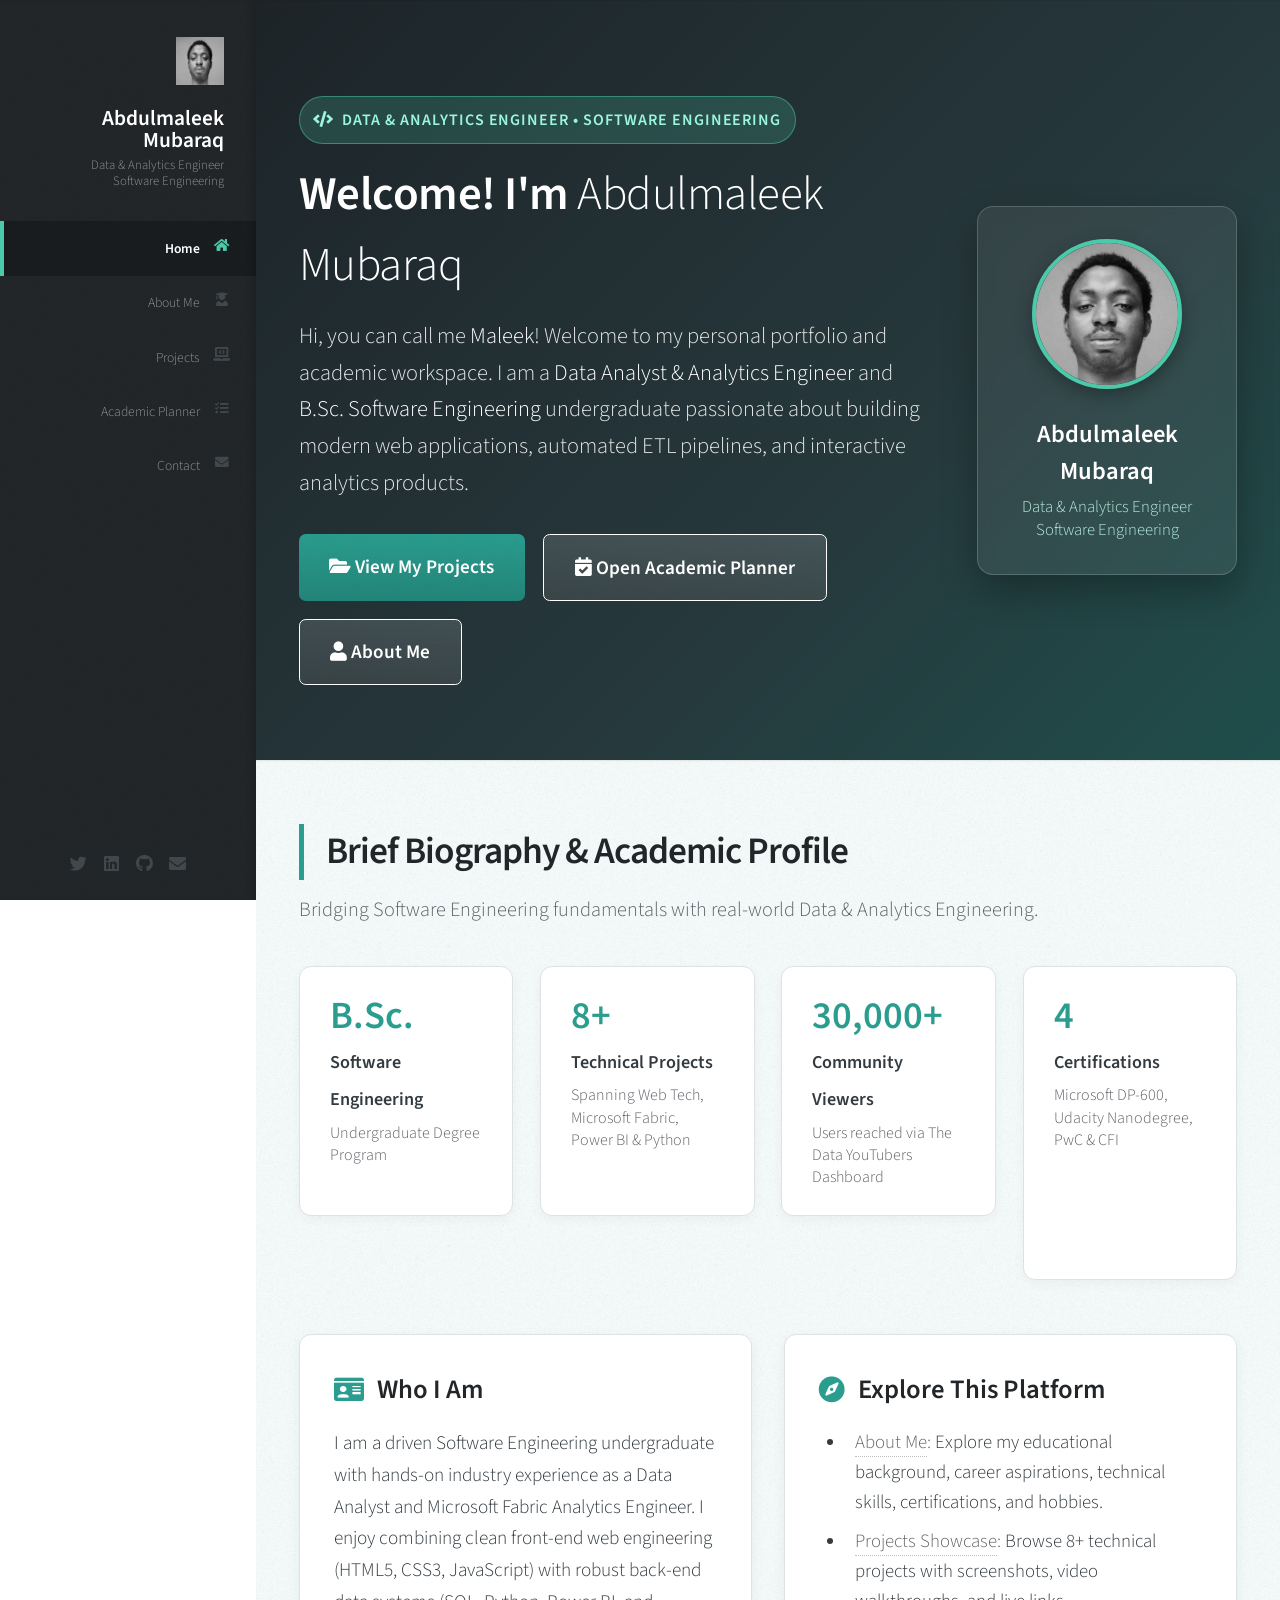
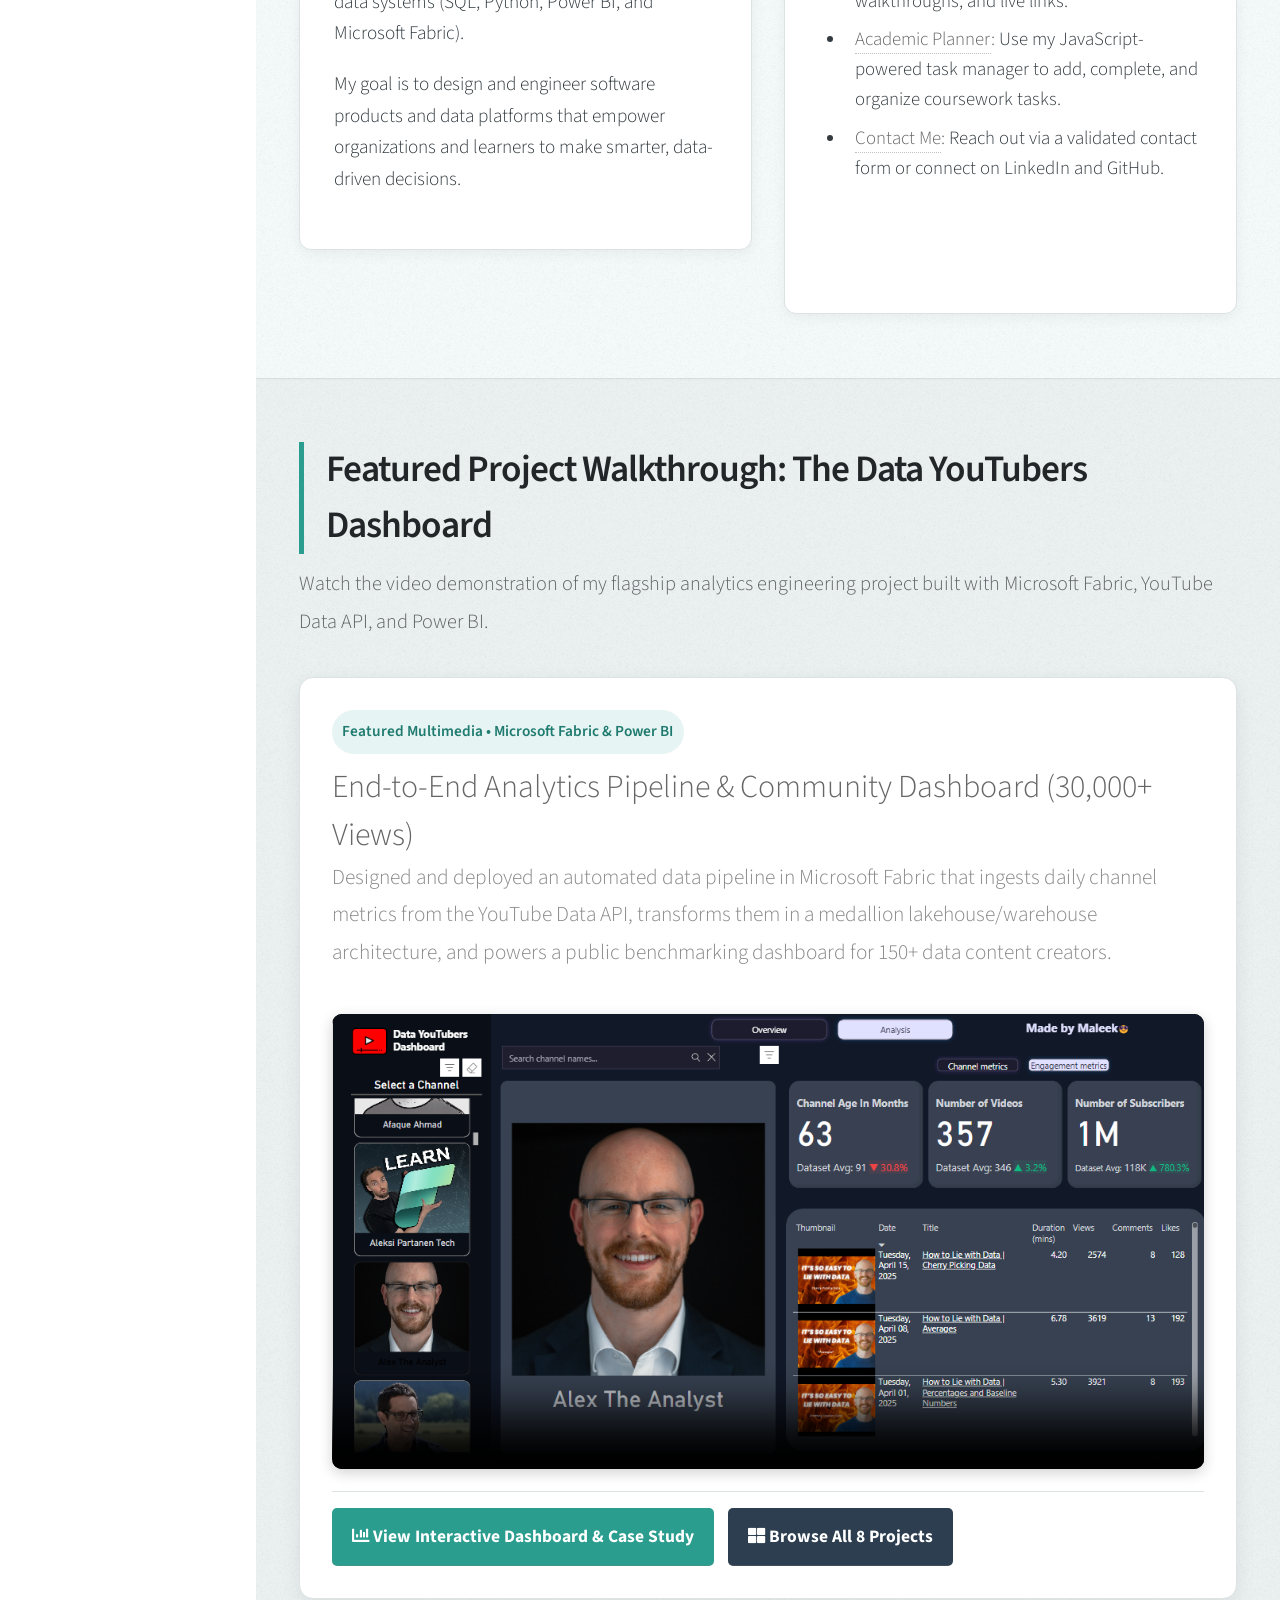
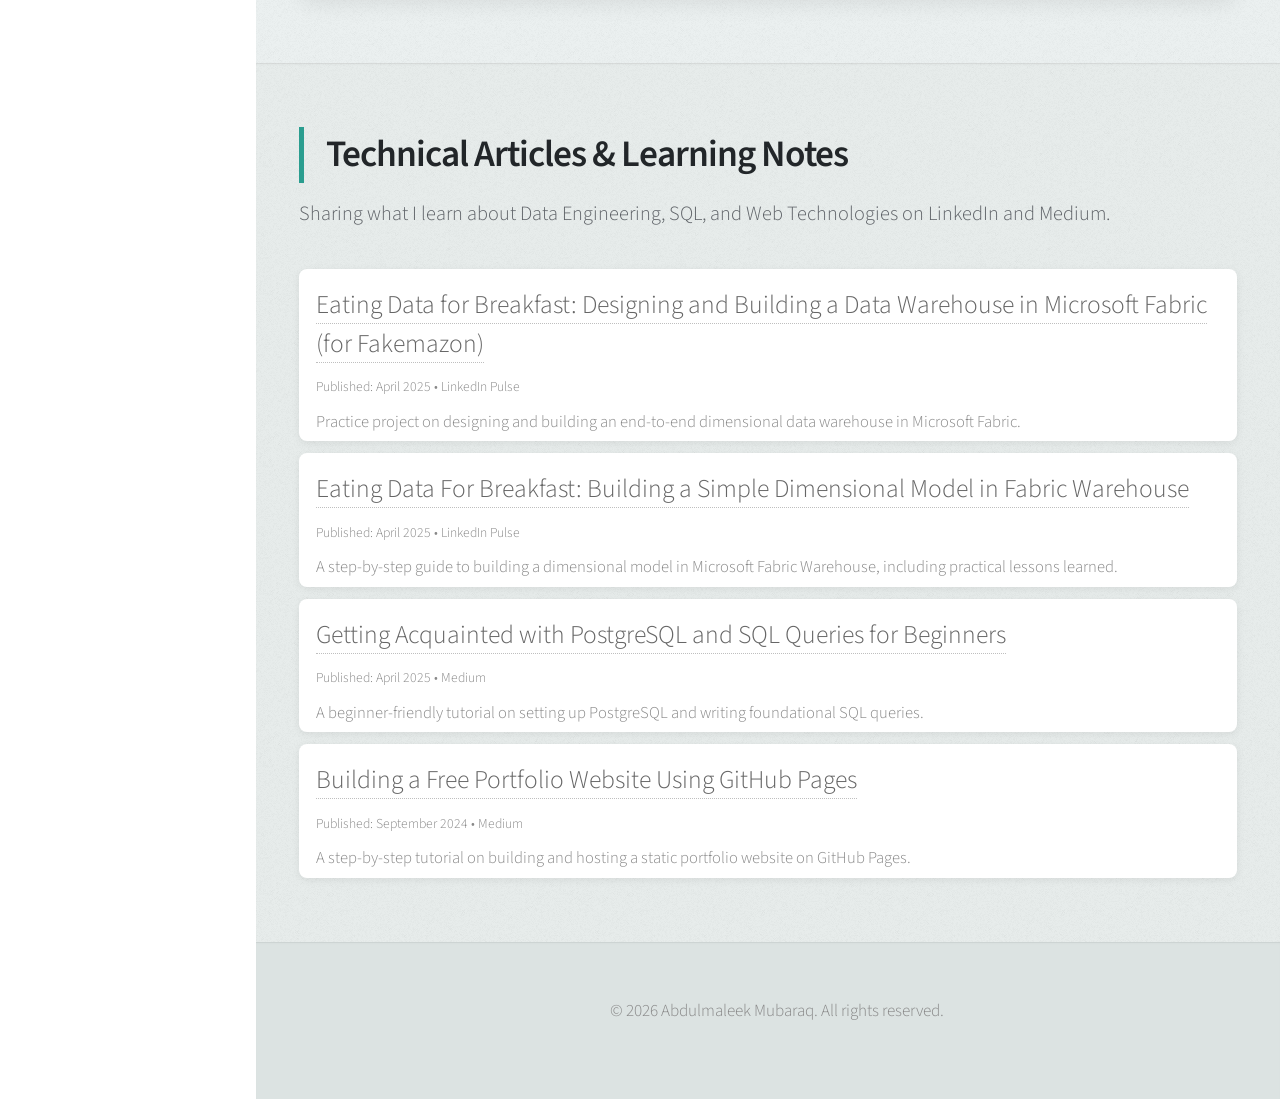
<file: index.html>
<!DOCTYPE html>
<html lang="en">
<head>
    <meta charset="utf-8" />
    <meta name="viewport" content="width=device-width, initial-scale=1" />
    <title>Abdulmaleek Mubaraq | Student Portfolio &amp; Academic Management Platform</title>
    <meta name="description" content="Personal academic portfolio and student management platform of Abdulmaleek Mubaraq — B.Sc. Software Engineering student at MIVA Open University and Data &amp; Analytics Engineer." />

    <!-- Favicon -->
    <link rel="apple-touch-icon" sizes="180x180" href="apple-touch-icon.png" />
    <link rel="icon" type="image/png" sizes="32x32" href="favicon-32x32.png" />
    <link rel="icon" type="image/png" sizes="16x16" href="favicon-16x16.png" />
    <link rel="manifest" href="site.webmanifest" />

    <!-- External CSS Stylesheet -->
    <link rel="stylesheet" href="assets/css/main.css" />
    <link rel="stylesheet" href="assets/css/fontawesome-all.min.css" />
</head>
<body class="is-preload">

    <!-- Semantic Header & Navigation Sidebar -->
    <header id="header">
        <div class="top">
            <!-- Student Logo / Profile Summary -->
            <div id="logo">
                <span class="image avatar48"><img src="images/avatar.jpg" alt="Portrait of Abdulmaleek Mubaraq" /></span>
                <h1 id="title">Abdulmaleek<br />Mubaraq</h1>
                <p>Data &amp; Analytics Engineer<br />Software Engineering</p>
            </div>

            <!-- Multi-Page Navigation Menu -->
            <nav id="nav" aria-label="Primary Navigation">
                <ul>
                    <li><a href="index.html" class="active" aria-current="page"><span class="icon solid fa-home">Home</span></a></li>
                    <li><a href="about.html"><span class="icon solid fa-user-graduate">About Me</span></a></li>
                    <li><a href="projects.html"><span class="icon solid fa-laptop-code">Projects</span></a></li>
                    <li><a href="planner.html"><span class="icon solid fa-tasks">Academic Planner</span></a></li>
                    <li><a href="contact.html"><span class="icon solid fa-envelope">Contact</span></a></li>
                </ul>
            </nav>
        </div>

        <div class="bottom">
            <!-- Social Hyperlinks -->
            <ul class="icons">
                <li><a href="https://x.com/abdulmaleekola" target="_blank" rel="noopener" class="icon brands fa-twitter"><span class="label">Twitter</span></a></li>
                <li><a href="https://www.linkedin.com/in/mubaraq-abdulmaleek/" target="_blank" rel="noopener" class="icon brands fa-linkedin"><span class="label">LinkedIn</span></a></li>
                <li><a href="https://github.com/maleek004" target="_blank" rel="noopener" class="icon brands fa-github"><span class="label">GitHub</span></a></li>
                <li><a href="mailto:mubaraqabdulmaleek@gmail.com" class="icon solid fa-envelope"><span class="label">Email</span></a></li>
            </ul>
        </div>
    </header>

    <!-- Main Semantic Content -->
    <main id="main">

        <!-- Hero Section: Welcome Message, Student Name, Photograph & Brief Biography -->
        <section id="hero" class="one dark cover page-hero">
            <div class="container">
                <div class="home-hero-grid">
                    <div class="home-hero-content">
                        <span class="hero-eyebrow"><i class="icon solid fa-code"></i> Data &amp; Analytics Engineer &bull; Software Engineering</span>
                        <h1>Welcome! I'm <strong>Abdulmaleek Mubaraq</strong></h1>
                        <p>
                            Hi, you can call me <strong>Maleek</strong>! Welcome to my personal portfolio and academic workspace.
                            I am a <strong>Data Analyst &amp; Analytics Engineer</strong> and <strong>B.Sc. Software Engineering</strong> undergraduate
                            passionate about building modern web applications, automated ETL pipelines, and interactive analytics products.
                        </p>
                        <div class="hero-actions">
                            <a href="projects.html" class="button primary-btn"><i class="icon solid fa-folder-open"></i> View My Projects</a>
                            <a href="planner.html" class="button secondary-btn"><i class="icon solid fa-calendar-check"></i> Open Academic Planner</a>
                            <a href="about.html" class="button secondary-btn"><i class="icon solid fa-user"></i> About Me</a>
                        </div>
                    </div>

                    <!-- Student Photograph Card -->
                    <aside class="home-hero-photo-card" aria-label="Student Profile Card">
                        <img src="images/avatar.jpg" alt="Abdulmaleek Mubaraq smiling" />
                        <h3>Abdulmaleek Mubaraq</h3>
                        <p>Data &amp; Analytics Engineer<br />Software Engineering</p>
                    </aside>
                </div>
            </div>
        </section>

        <!-- Brief Biography & Academic Overview Section -->
        <section id="biography" class="two">
            <div class="container">
                <header class="section-header-left">
                    <h2>Brief Biography &amp; Academic Profile</h2>
                    <p>Bridging Software Engineering fundamentals with real-world Data &amp; Analytics Engineering.</p>
                </header>

                <!-- Key Academic & Portfolio Highlights (CSS Grid) -->
                <div class="stats-grid">
                    <article class="stat-card">
                        <span class="stat-number">B.Sc.</span>
                        <span class="stat-label">Software Engineering</span>
                        <span class="stat-desc">Undergraduate Degree Program</span>
                    </article>
                    <article class="stat-card">
                        <span class="stat-number">8+</span>
                        <span class="stat-label">Technical Projects</span>
                        <span class="stat-desc">Spanning Web Tech, Microsoft Fabric, Power BI &amp; Python</span>
                    </article>
                    <article class="stat-card">
                        <span class="stat-number">30,000+</span>
                        <span class="stat-label">Community Viewers</span>
                        <span class="stat-desc">Users reached via The Data YouTubers Dashboard</span>
                    </article>
                    <article class="stat-card">
                        <span class="stat-number">4</span>
                        <span class="stat-label">Certifications</span>
                        <span class="stat-desc">Microsoft DP-600, Udacity Nanodegree, PwC &amp; CFI</span>
                    </article>
                </div>

                <!-- Two-Column Biography Cards -->
                <div class="bio-grid">
                    <article class="info-card">
                        <h3><i class="icon solid fa-id-card"></i> Who I Am</h3>
                        <p>
                            I am a driven Software Engineering undergraduate with hands-on industry experience as a Data Analyst and Microsoft Fabric Analytics Engineer. I enjoy combining clean front-end web engineering (HTML5, CSS3, JavaScript) with robust back-end data systems (SQL, Python, Power BI, and Microsoft Fabric).
                        </p>
                        <p>
                            My goal is to design and engineer software products and data platforms that empower organizations and learners to make smarter, data-driven decisions.
                        </p>
                    </article>

                    <article class="info-card">
                        <h3><i class="icon solid fa-compass"></i> Explore This Platform</h3>
                        <ul class="styled-list">
                            <li><strong><a href="about.html">About Me</a>:</strong> Explore my educational background, career aspirations, technical skills, certifications, and hobbies.</li>
                            <li><strong><a href="projects.html">Projects Showcase</a>:</strong> Browse 8+ technical projects with screenshots, video walkthroughs, and live links.</li>
                            <li><strong><a href="planner.html">Academic Planner</a>:</strong> Use my JavaScript-powered task manager to add, complete, and organize coursework tasks.</li>
                            <li><strong><a href="contact.html">Contact Me</a>:</strong> Reach out via a validated contact form or connect on LinkedIn and GitHub.</li>
                        </ul>
                    </article>
                </div>
            </div>
        </section>

        <!-- Featured Project & Multimedia Video Section -->
        <section id="featured-multimedia" class="three">
            <div class="container">
                <header class="section-header-left">
                    <h2>Featured Project Walkthrough: The Data YouTubers Dashboard</h2>
                    <p>Watch the video demonstration of my flagship analytics engineering project built with Microsoft Fabric, YouTube Data API, and Power BI.</p>
                </header>

                <article class="video-showcase-card">
                    <span class="project-badge">Featured Multimedia &bull; Microsoft Fabric &amp; Power BI</span>
                    <h3>End-to-End Analytics Pipeline &amp; Community Dashboard (30,000+ Views)</h3>
                    <p>
                        Designed and deployed an automated data pipeline in Microsoft Fabric that ingests daily channel metrics from the YouTube Data API, transforms them in a medallion lakehouse/warehouse architecture, and powers a public benchmarking dashboard for 150+ data content creators.
                    </p>

                    <!-- HTML5 Multimedia Video Element -->
                    <div class="video-player-wrapper">
                        <video controls preload="metadata" poster="images/DataYoutubersOverview.png">
                            <source src="images/linkedin-video.mp4" type="video/mp4" />
                            Your browser does not support HTML5 video playback. You can <a href="images/linkedin-video.mp4">download the video walkthrough here</a>.
                        </video>
                    </div>

                    <div class="project-card-footer">
                        <a href="data-youtubers.html" class="view-more-btn"><i class="icon solid fa-chart-bar"></i> View Interactive Dashboard &amp; Case Study</a>
                        <a href="projects.html" class="view-more-btn" style="background-color: #2c3e50;"><i class="icon solid fa-th-large"></i> Browse All 8 Projects</a>
                    </div>
                </article>
            </div>
        </section>

        <!-- Technical Writing & Blog Section -->
        <section id="blog" class="four">
            <div class="container">
                <header class="section-header-left">
                    <h2>Technical Articles &amp; Learning Notes</h2>
                    <p>Sharing what I learn about Data Engineering, SQL, and Web Technologies on LinkedIn and Medium.</p>
                </header>

                <div class="blog-list">
                    <article class="blog-container">
                        <h3 class="blog-title">
                            <a href="https://www.linkedin.com/pulse/eating-data-breakfast-designing-building-warehouse-abdulmaleek--jjn0f/" target="_blank" rel="noopener">
                                Eating Data for Breakfast: Designing and Building a Data Warehouse in Microsoft Fabric (for Fakemazon)
                            </a>
                        </h3>
                        <p class="blog-meta">Published: April 2025 &bull; LinkedIn Pulse</p>
                        <p class="blog-summary">Practice project on designing and building an end-to-end dimensional data warehouse in Microsoft Fabric.</p>
                    </article>

                    <article class="blog-container">
                        <h3 class="blog-title">
                            <a href="https://www.linkedin.com/pulse/eating-data-breakfast-building-simple-dimensional-abdulmaleek--d0dvf/" target="_blank" rel="noopener">
                                Eating Data For Breakfast: Building a Simple Dimensional Model in Fabric Warehouse
                            </a>
                        </h3>
                        <p class="blog-meta">Published: April 2025 &bull; LinkedIn Pulse</p>
                        <p class="blog-summary">A step-by-step guide to building a dimensional model in Microsoft Fabric Warehouse, including practical lessons learned.</p>
                    </article>

                    <article class="blog-container">
                        <h3 class="blog-title">
                            <a href="https://medium.com/@mubaraqabdulmaleek/getting-acquainted-with-postgresql-0bab54126f6b" target="_blank" rel="noopener">
                                Getting Acquainted with PostgreSQL and SQL Queries for Beginners
                            </a>
                        </h3>
                        <p class="blog-meta">Published: April 2025 &bull; Medium</p>
                        <p class="blog-summary">A beginner-friendly tutorial on setting up PostgreSQL and writing foundational SQL queries.</p>
                    </article>

                    <article class="blog-container">
                        <h3 class="blog-title">
                            <a href="https://medium.com/@mubaraqabdulmaleek/building-a-free-data-analyst-portfolio-website-using-ai-and-github-pages-step-by-step-guide-for-174361901508" target="_blank" rel="noopener">
                                Building a Free Portfolio Website Using GitHub Pages
                            </a>
                        </h3>
                        <p class="blog-meta">Published: September 2024 &bull; Medium</p>
                        <p class="blog-summary">A step-by-step tutorial on building and hosting a static portfolio website on GitHub Pages.</p>
                    </article>
                </div>
            </div>
        </section>

    </main>

    <!-- Semantic Footer -->
    <footer id="footer">
        <ul class="copyright">
            <li>&copy; 2026 Abdulmaleek Mubaraq. All rights reserved.</li>
        </ul>
    </footer>

    <!-- Scripts -->
    <script src="assets/js/jquery.min.js"></script>
    <script src="assets/js/jquery.scrolly.min.js"></script>
    <script src="assets/js/jquery.scrollex.min.js"></script>
    <script src="assets/js/browser.min.js"></script>
    <script src="assets/js/breakpoints.min.js"></script>
    <script src="assets/js/util.js"></script>
    <script src="assets/js/main.js"></script>
    <script src="assets/js/portfolio.js"></script>
</body>
</html>
</file>
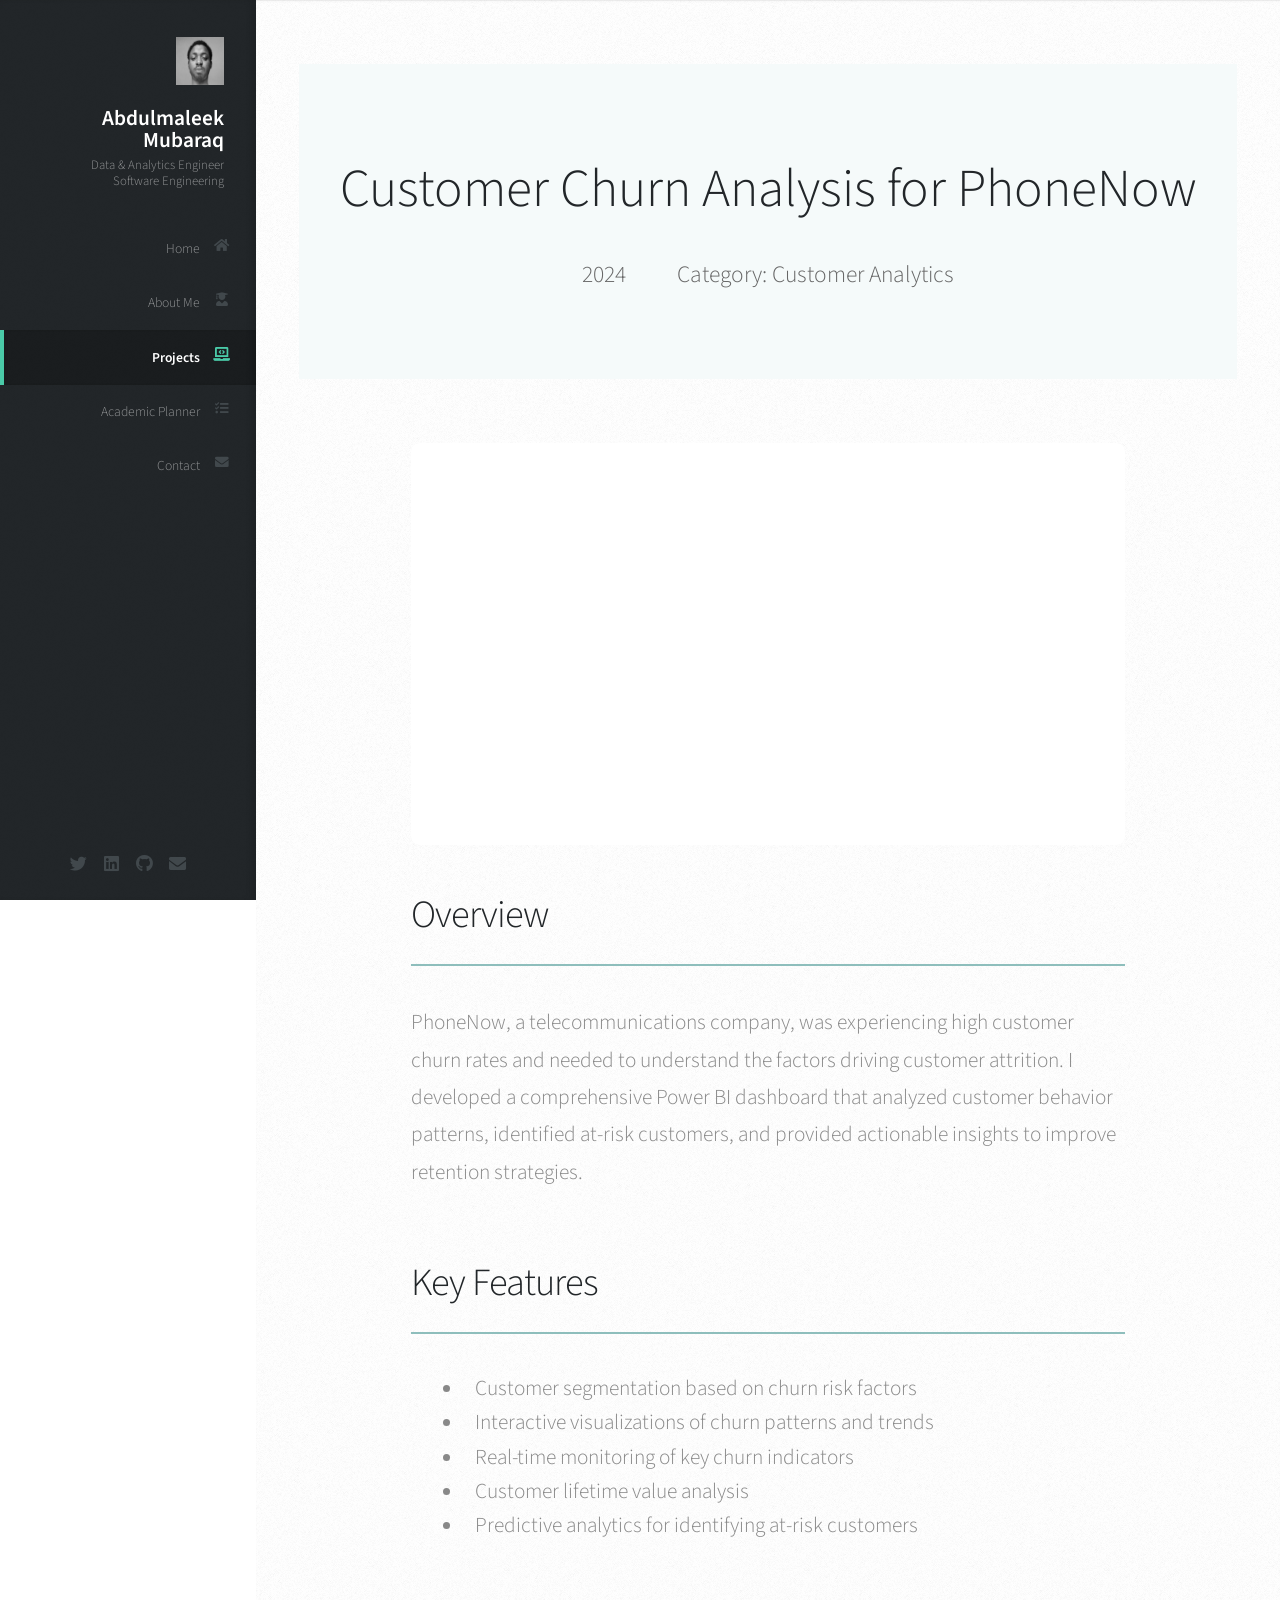
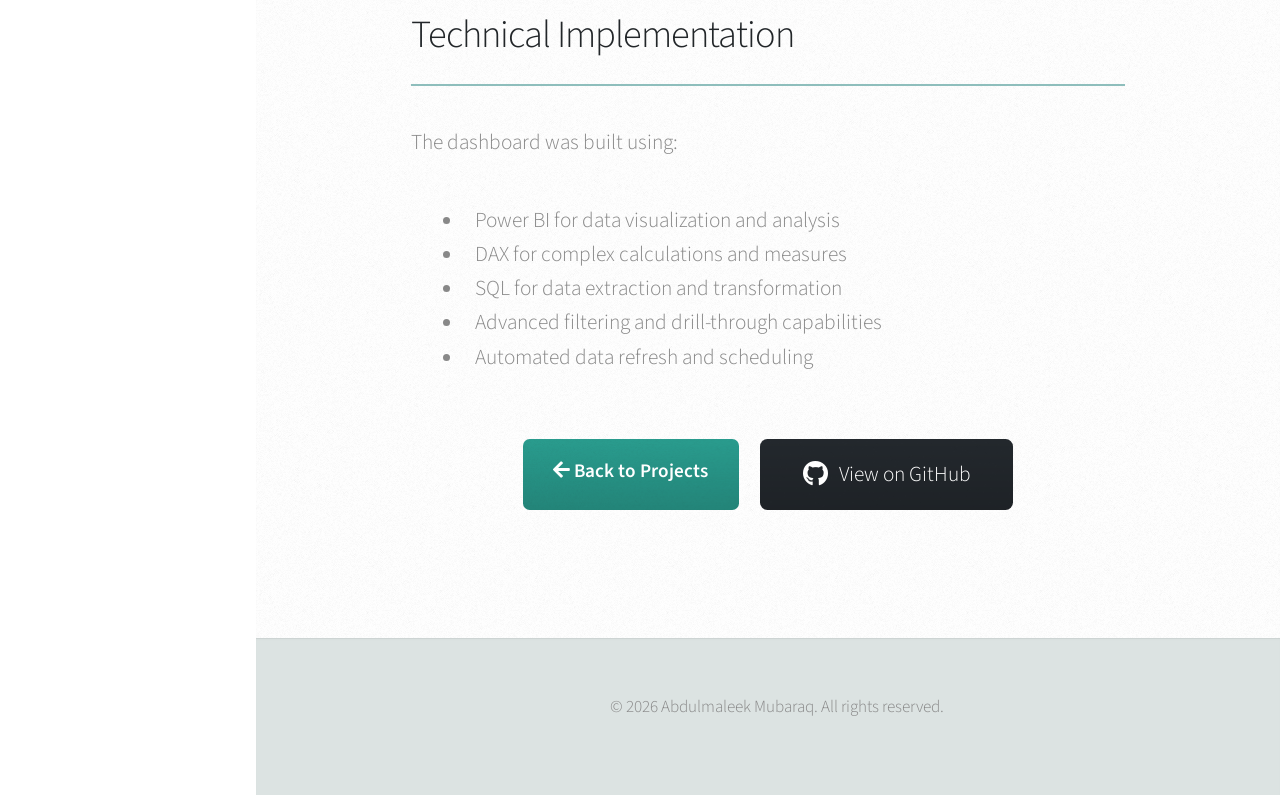
<file: churn-analysis.html>
<!DOCTYPE html>
<html lang="en">
<head>
    <meta charset="utf-8" />
    <meta name="viewport" content="width=device-width, initial-scale=1" />
    <title>Customer Churn Analysis - Abdulmaleek Mubaraq's Portfolio</title>
    <link rel="stylesheet" href="assets/css/main.css" />
    <link rel="stylesheet" href="assets/css/fontawesome-all.min.css" />
</head>
<body class="is-preload">
    <!-- Header -->
    <header id="header">
        <div class="top">
            <div id="logo">
                <span class="image avatar48"><img src="images/avatar.jpg" alt="Portrait of Abdulmaleek Mubaraq" /></span>
                <h1 id="title">Abdulmaleek<br />Mubaraq</h1>
                <p>Data &amp; Analytics Engineer<br />Software Engineering</p>
            </div>

            <nav id="nav" aria-label="Primary Navigation">
                <ul>
                    <li><a href="index.html"><span class="icon solid fa-home">Home</span></a></li>
                    <li><a href="about.html"><span class="icon solid fa-user-graduate">About Me</span></a></li>
                    <li><a href="projects.html" class="active" aria-current="page"><span class="icon solid fa-laptop-code">Projects</span></a></li>
                    <li><a href="planner.html"><span class="icon solid fa-tasks">Academic Planner</span></a></li>
                    <li><a href="contact.html"><span class="icon solid fa-envelope">Contact</span></a></li>
                </ul>
            </nav>
        </div>

        <div class="bottom">
            <ul class="icons">
                <li><a href="https://x.com/abdulmaleekola" target="_blank" rel="noopener" class="icon brands fa-twitter"><span class="label">Twitter</span></a></li>
                <li><a href="https://www.linkedin.com/in/mubaraq-abdulmaleek/" target="_blank" rel="noopener" class="icon brands fa-linkedin"><span class="label">LinkedIn</span></a></li>
                <li><a href="https://github.com/maleek004" target="_blank" rel="noopener" class="icon brands fa-github"><span class="label">GitHub</span></a></li>
                <li><a href="mailto:mubaraqabdulmaleek@gmail.com" class="icon solid fa-envelope"><span class="label">Email</span></a></li>
            </ul>
        </div>
    </header>

    <!-- Main -->
    <main id="main">
        <section class="description-page">
            <div class="container">
                <div class="description-hero">
                    <h1 class="description-title">Customer Churn Analysis for PhoneNow</h1>
                    <div class="description-meta">
                        <span class="date">2024</span>
                        <span class="category">Category: Customer Analytics</span>
                    </div>
                </div>

                <div class="description-content">
                    <div class="featured-image">
                        <iframe title="forage, pwc, customer churn task, solution" width="600" height="373.5" src="https://app.fabric.microsoft.com/view?r=eyJrIjoiMzlhZmNiZjgtZjllMC00NDFmLTlhMWUtZGQ1NDMwODgzMjRkIiwidCI6Ijc0YTYzZjUyLTBjZjMtNDIxMS1iNjZhLTkzYzQ5ZjY5Y2Y2MiIsImMiOjh9&embedImagePlaceholder=true&pageName=ReportSectionef3eab4e25dc8610ddb1" frameborder="0" allowFullScreen="true"></iframe>
                    </div>

                    <div class="overview-section">
                        <h2>Overview</h2>
                        <p>PhoneNow, a telecommunications company, was experiencing high customer churn rates and needed to understand the factors driving customer attrition. I developed a comprehensive Power BI dashboard that analyzed customer behavior patterns, identified at-risk customers, and provided actionable insights to improve retention strategies.</p>
                    </div>

                    <div class="features-section">
                        <h2>Key Features</h2>
                        <ul class="feature-list">
                            <li>Customer segmentation based on churn risk factors</li>
                            <li>Interactive visualizations of churn patterns and trends</li>
                            <li>Real-time monitoring of key churn indicators</li>
                            <li>Customer lifetime value analysis</li>
                            <li>Predictive analytics for identifying at-risk customers</li>
                        </ul>
                    </div>

                    <div class="technical-section">
                        <h2>Technical Implementation</h2>
                        <p>The dashboard was built using:</p>
                        <ul class="feature-list">
                            <li>Power BI for data visualization and analysis</li>
                            <li>DAX for complex calculations and measures</li>
                            <li>SQL for data extraction and transformation</li>
                            <li>Advanced filtering and drill-through capabilities</li>
                            <li>Automated data refresh and scheduling</li>
                        </ul>
                    </div>

                    <div class="github-button-container" style="display: flex; gap: 1em; justify-content: center; flex-wrap: wrap;">
                        <a href="projects.html" class="button primary-btn">
                            <i class="icon solid fa-arrow-left"></i> Back to Projects
                        </a>
                        <a href="https://github.com/maleek004/Customer_analysis_project/blob/main/README.md" class="button github-button" target="_blank" rel="noopener">
                            <i class="icon brands fa-github"></i> View on GitHub
                        </a>
                    </div>
                </div>
            </div>
        </section>
    </main>

    <!-- Footer -->
    <footer id="footer">
        <ul class="copyright">
            <li>&copy; 2026 Abdulmaleek Mubaraq. All rights reserved.</li>
        </ul>
    </footer>

    <!-- Scripts -->
    <script src="assets/js/jquery.min.js"></script>
    <script src="assets/js/jquery.scrolly.min.js"></script>
    <script src="assets/js/jquery.scrollex.min.js"></script>
    <script src="assets/js/browser.min.js"></script>
    <script src="assets/js/breakpoints.min.js"></script>
    <script src="assets/js/util.js"></script>
    <script src="assets/js/main.js"></script>
</body>
</html>
</file>
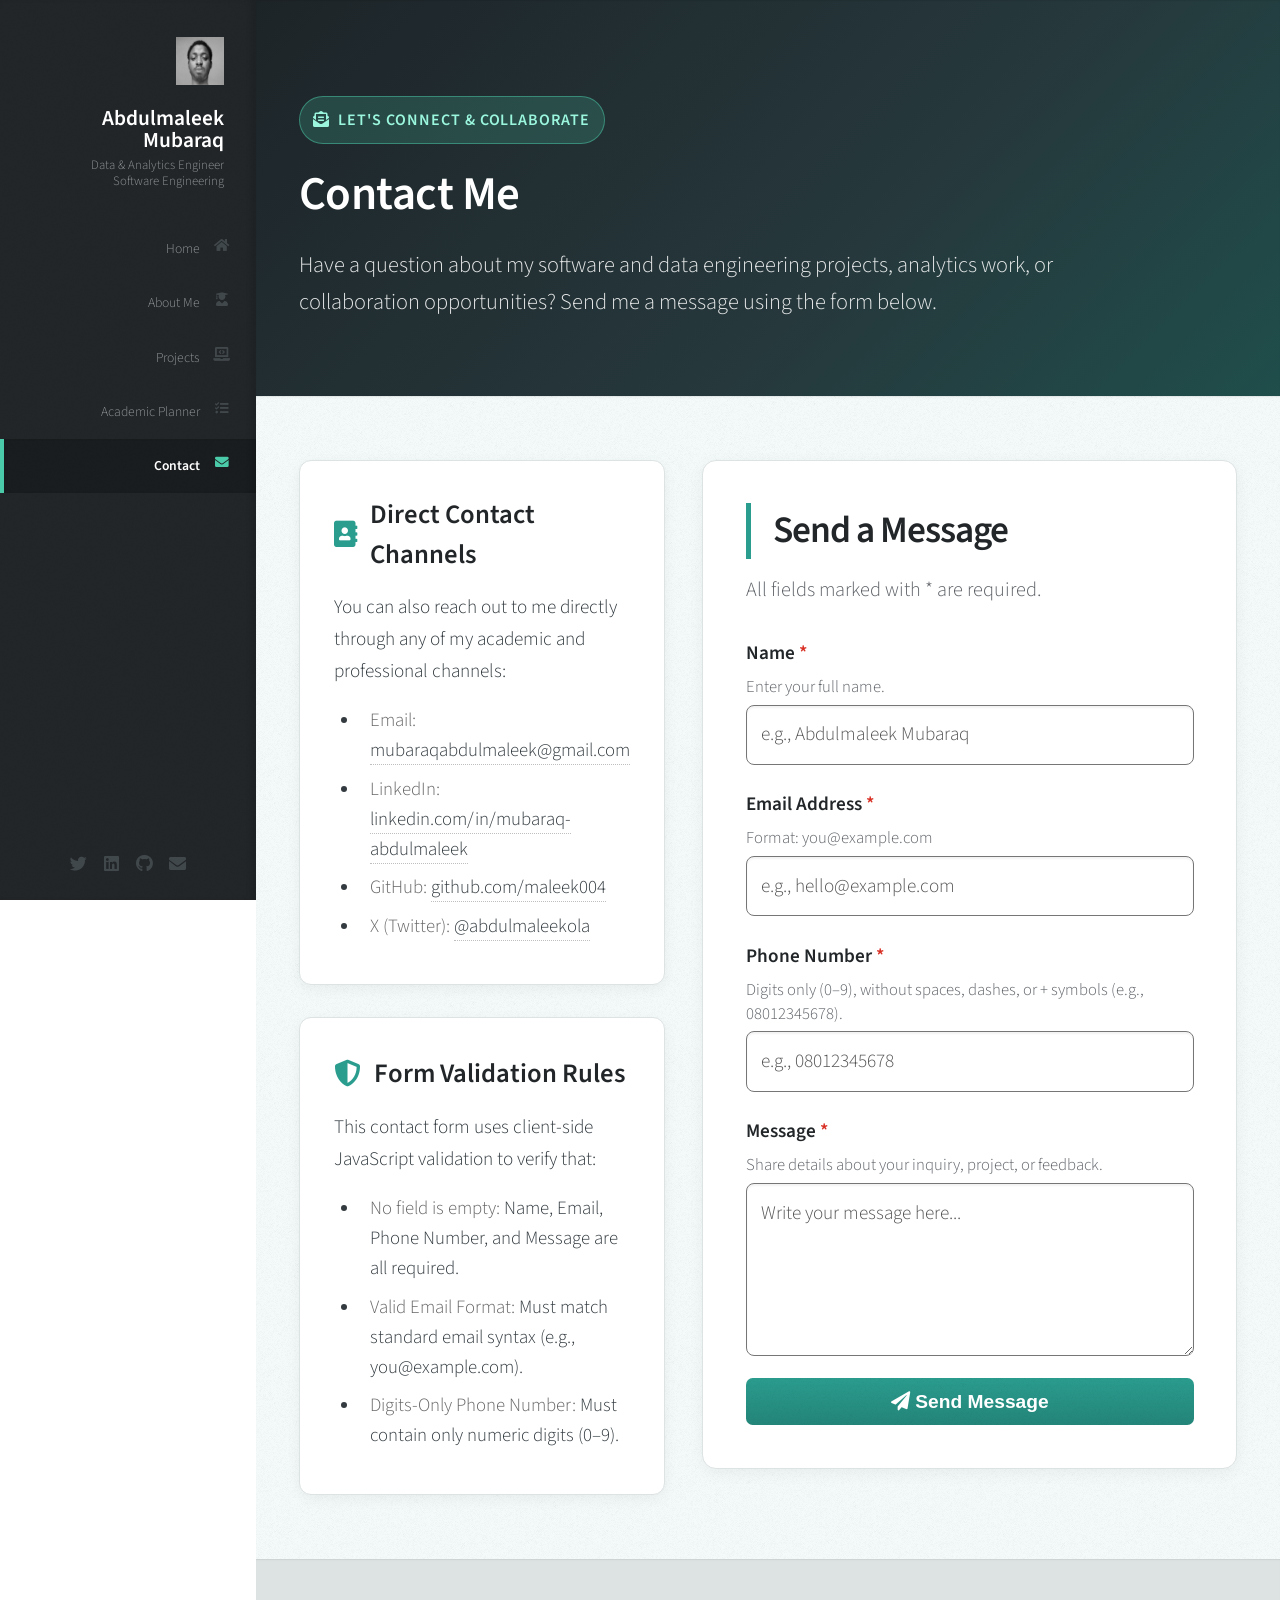
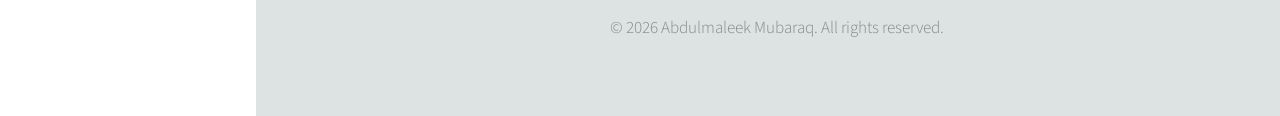
<file: contact.html>
<!DOCTYPE html>
<html lang="en">
<head>
    <meta charset="utf-8" />
    <meta name="viewport" content="width=device-width, initial-scale=1" />
    <title>Contact Me | Abdulmaleek Mubaraq - Student Portfolio</title>
    <meta name="description" content="Get in touch with Abdulmaleek Mubaraq — B.Sc. Software Engineering student at MIVA Open University and Data &amp; Analytics Engineer." />

    <!-- Favicon -->
    <link rel="apple-touch-icon" sizes="180x180" href="apple-touch-icon.png" />
    <link rel="icon" type="image/png" sizes="32x32" href="favicon-32x32.png" />
    <link rel="icon" type="image/png" sizes="16x16" href="favicon-16x16.png" />
    <link rel="manifest" href="site.webmanifest" />

    <!-- External CSS Stylesheet -->
    <link rel="stylesheet" href="assets/css/main.css" />
    <link rel="stylesheet" href="assets/css/fontawesome-all.min.css" />
</head>
<body class="is-preload">

    <!-- Semantic Header & Navigation Sidebar -->
    <header id="header">
        <div class="top">
            <div id="logo">
                <span class="image avatar48"><img src="images/avatar.jpg" alt="Portrait of Abdulmaleek Mubaraq" /></span>
                <h1 id="title">Abdulmaleek<br />Mubaraq</h1>
                <p>Data &amp; Analytics Engineer<br />Software Engineering</p>
            </div>

            <nav id="nav" aria-label="Primary Navigation">
                <ul>
                    <li><a href="index.html"><span class="icon solid fa-home">Home</span></a></li>
                    <li><a href="about.html"><span class="icon solid fa-user-graduate">About Me</span></a></li>
                    <li><a href="projects.html"><span class="icon solid fa-laptop-code">Projects</span></a></li>
                    <li><a href="planner.html"><span class="icon solid fa-tasks">Academic Planner</span></a></li>
                    <li><a href="contact.html" class="active" aria-current="page"><span class="icon solid fa-envelope">Contact</span></a></li>
                </ul>
            </nav>
        </div>

        <div class="bottom">
            <ul class="icons">
                <li><a href="https://x.com/abdulmaleekola" target="_blank" rel="noopener" class="icon brands fa-twitter"><span class="label">Twitter</span></a></li>
                <li><a href="https://www.linkedin.com/in/mubaraq-abdulmaleek/" target="_blank" rel="noopener" class="icon brands fa-linkedin"><span class="label">LinkedIn</span></a></li>
                <li><a href="https://github.com/maleek004" target="_blank" rel="noopener" class="icon brands fa-github"><span class="label">GitHub</span></a></li>
                <li><a href="mailto:mubaraqabdulmaleek@gmail.com" class="icon solid fa-envelope"><span class="label">Email</span></a></li>
            </ul>
        </div>
    </header>

    <!-- Main Semantic Content -->
    <main id="main">

        <!-- Page Hero -->
        <section class="one dark cover page-hero">
            <div class="container">
                <span class="hero-eyebrow"><i class="icon solid fa-envelope-open-text"></i> Let's Connect &amp; Collaborate</span>
                <h1>Contact Me</h1>
                <p>
                    Have a question about my software and data engineering projects, analytics work, or collaboration opportunities? Send me a message using the form below.
                </p>
            </div>
        </section>

        <!-- Contact Form & Direct Channels Section -->
        <section id="contact-section" class="two">
            <div class="container">
                <div class="planner-layout">

                    <!-- Left Column: Direct Contact Info Cards -->
                    <aside>
                        <article class="info-card" style="margin-bottom: 1.5em;">
                            <h3><i class="icon solid fa-address-book"></i> Direct Contact Channels</h3>
                            <p>You can also reach out to me directly through any of my academic and professional channels:</p>
                            <ul class="styled-list">
                                <li><strong>Email:</strong> <a href="mailto:mubaraqabdulmaleek@gmail.com">mubaraqabdulmaleek@gmail.com</a></li>
                                <li><strong>LinkedIn:</strong> <a href="https://www.linkedin.com/in/mubaraq-abdulmaleek/" target="_blank" rel="noopener">linkedin.com/in/mubaraq-abdulmaleek</a></li>
                                <li><strong>GitHub:</strong> <a href="https://github.com/maleek004" target="_blank" rel="noopener">github.com/maleek004</a></li>
                                <li><strong>X (Twitter):</strong> <a href="https://x.com/abdulmaleekola" target="_blank" rel="noopener">@abdulmaleekola</a></li>
                            </ul>
                        </article>

                        <article class="info-card">
                            <h3><i class="icon solid fa-shield-alt"></i> Form Validation Rules</h3>
                            <p>This contact form uses client-side JavaScript validation to verify that:</p>
                            <ul class="styled-list">
                                <li><strong>No field is empty:</strong> Name, Email, Phone Number, and Message are all required.</li>
                                <li><strong>Valid Email Format:</strong> Must match standard email syntax (e.g., <code>you@example.com</code>).</li>
                                <li><strong>Digits-Only Phone Number:</strong> Must contain only numeric digits (<code>0–9</code>).</li>
                            </ul>
                        </article>
                    </aside>

                    <!-- Right Column: Validated Contact Form -->
                    <div class="form-card">
                        <header class="section-header-left" style="margin-bottom: 1.25em;">
                            <h2 id="contact-form-heading">Send a Message</h2>
                            <p>All fields marked with <span class="required-star">*</span> are required.</p>
                        </header>

                        <!-- Dynamic Status / Feedback Banner -->
                        <div id="contact-form-status" class="form-status-banner" role="status" aria-live="polite"></div>

                        <form id="contact-form" action="#" method="POST" aria-labelledby="contact-form-heading" novalidate>

                            <!-- 1. Name Field -->
                            <div class="field-group">
                                <label for="contact-name">Name <span class="required-star" aria-hidden="true">*</span></label>
                                <span id="name-hint" class="hint">Enter your full name.</span>
                                <input
                                    type="text"
                                    id="contact-name"
                                    name="name"
                                    required
                                    autocomplete="name"
                                    enterkeyhint="next"
                                    aria-describedby="name-hint"
                                    data-error="name-error"
                                    placeholder="e.g., Abdulmaleek Mubaraq"
                                />
                                <div id="name-error" class="error-msg"></div>
                            </div>

                            <!-- 2. Email Address Field -->
                            <div class="field-group">
                                <label for="contact-email">Email Address <span class="required-star" aria-hidden="true">*</span></label>
                                <span id="email-hint" class="hint">Format: you@example.com</span>
                                <input
                                    type="email"
                                    id="contact-email"
                                    name="email"
                                    required
                                    autocomplete="email"
                                    autocorrect="off"
                                    autocapitalize="none"
                                    spellcheck="false"
                                    enterkeyhint="next"
                                    aria-describedby="email-hint"
                                    data-error="email-error"
                                    placeholder="e.g., hello@example.com"
                                />
                                <div id="email-error" class="error-msg"></div>
                            </div>

                            <!-- 3. Phone Number Field (Digits Only) -->
                            <div class="field-group">
                                <label for="contact-phone">Phone Number <span class="required-star" aria-hidden="true">*</span></label>
                                <span id="phone-hint" class="hint">Digits only (0–9), without spaces, dashes, or + symbols (e.g., 08012345678).</span>
                                <input
                                    type="text"
                                    id="contact-phone"
                                    name="phone"
                                    required
                                    inputmode="numeric"
                                    pattern="\d+"
                                    autocomplete="tel-national"
                                    enterkeyhint="next"
                                    aria-describedby="phone-hint"
                                    data-error="phone-error"
                                    placeholder="e.g., 08012345678"
                                />
                                <div id="phone-error" class="error-msg"></div>
                            </div>

                            <!-- 4. Message Field -->
                            <div class="field-group">
                                <label for="contact-message">Message <span class="required-star" aria-hidden="true">*</span></label>
                                <span id="message-hint" class="hint">Share details about your inquiry, project, or feedback.</span>
                                <textarea
                                    id="contact-message"
                                    name="message"
                                    required
                                    aria-describedby="message-hint"
                                    data-error="message-error"
                                    placeholder="Write your message here..."
                                ></textarea>
                                <div id="message-error" class="error-msg"></div>
                            </div>

                            <button type="submit" id="contact-submit-btn" class="button primary-btn" style="width: 100%;">
                                <i class="icon solid fa-paper-plane"></i> Send Message
                            </button>
                        </form>
                    </div>

                </div>
            </div>
        </section>

    </main>

    <!-- Semantic Footer -->
    <footer id="footer">
        <ul class="copyright">
            <li>&copy; 2026 Abdulmaleek Mubaraq. All rights reserved.</li>
        </ul>
    </footer>

    <!-- Scripts -->
    <script src="assets/js/jquery.min.js"></script>
    <script src="assets/js/jquery.scrolly.min.js"></script>
    <script src="assets/js/jquery.scrollex.min.js"></script>
    <script src="assets/js/browser.min.js"></script>
    <script src="assets/js/breakpoints.min.js"></script>
    <script src="assets/js/util.js"></script>
    <script src="assets/js/main.js"></script>
    <script src="assets/js/portfolio.js"></script>
</body>
</html>
</file>
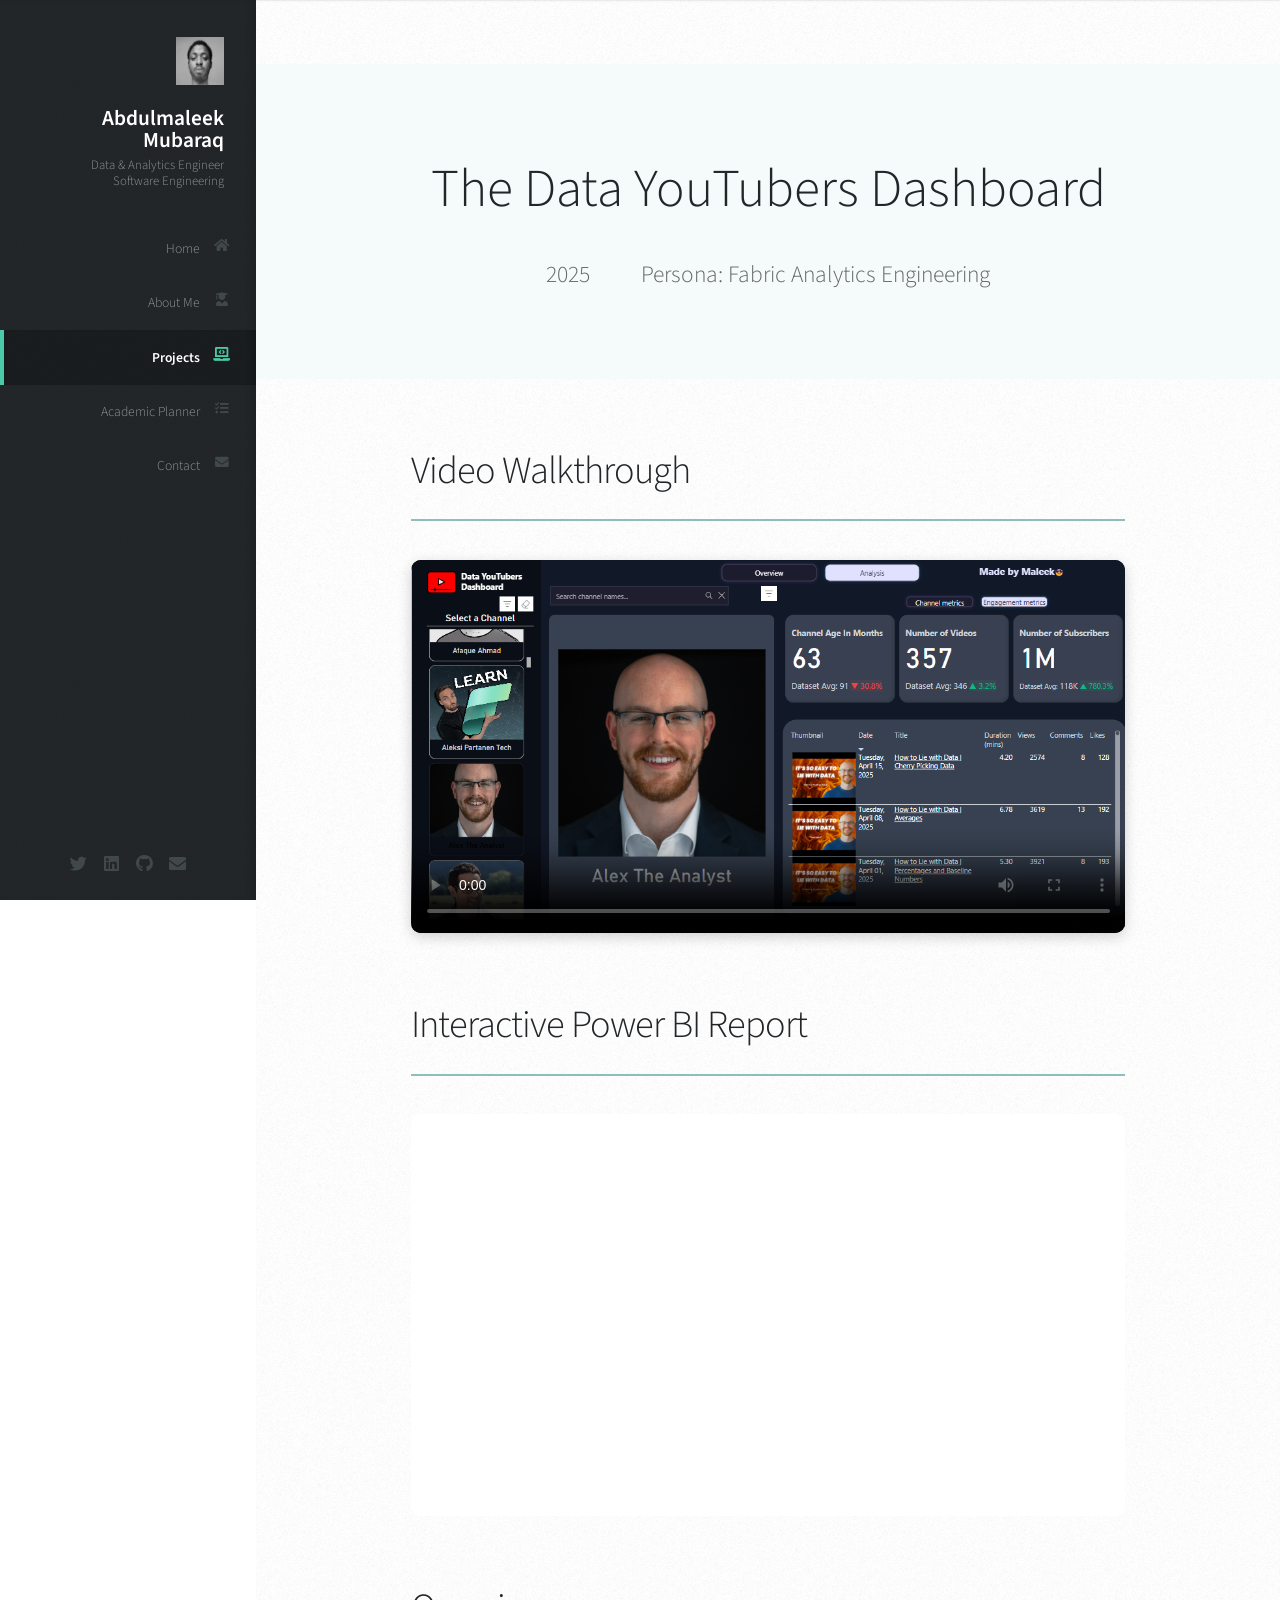
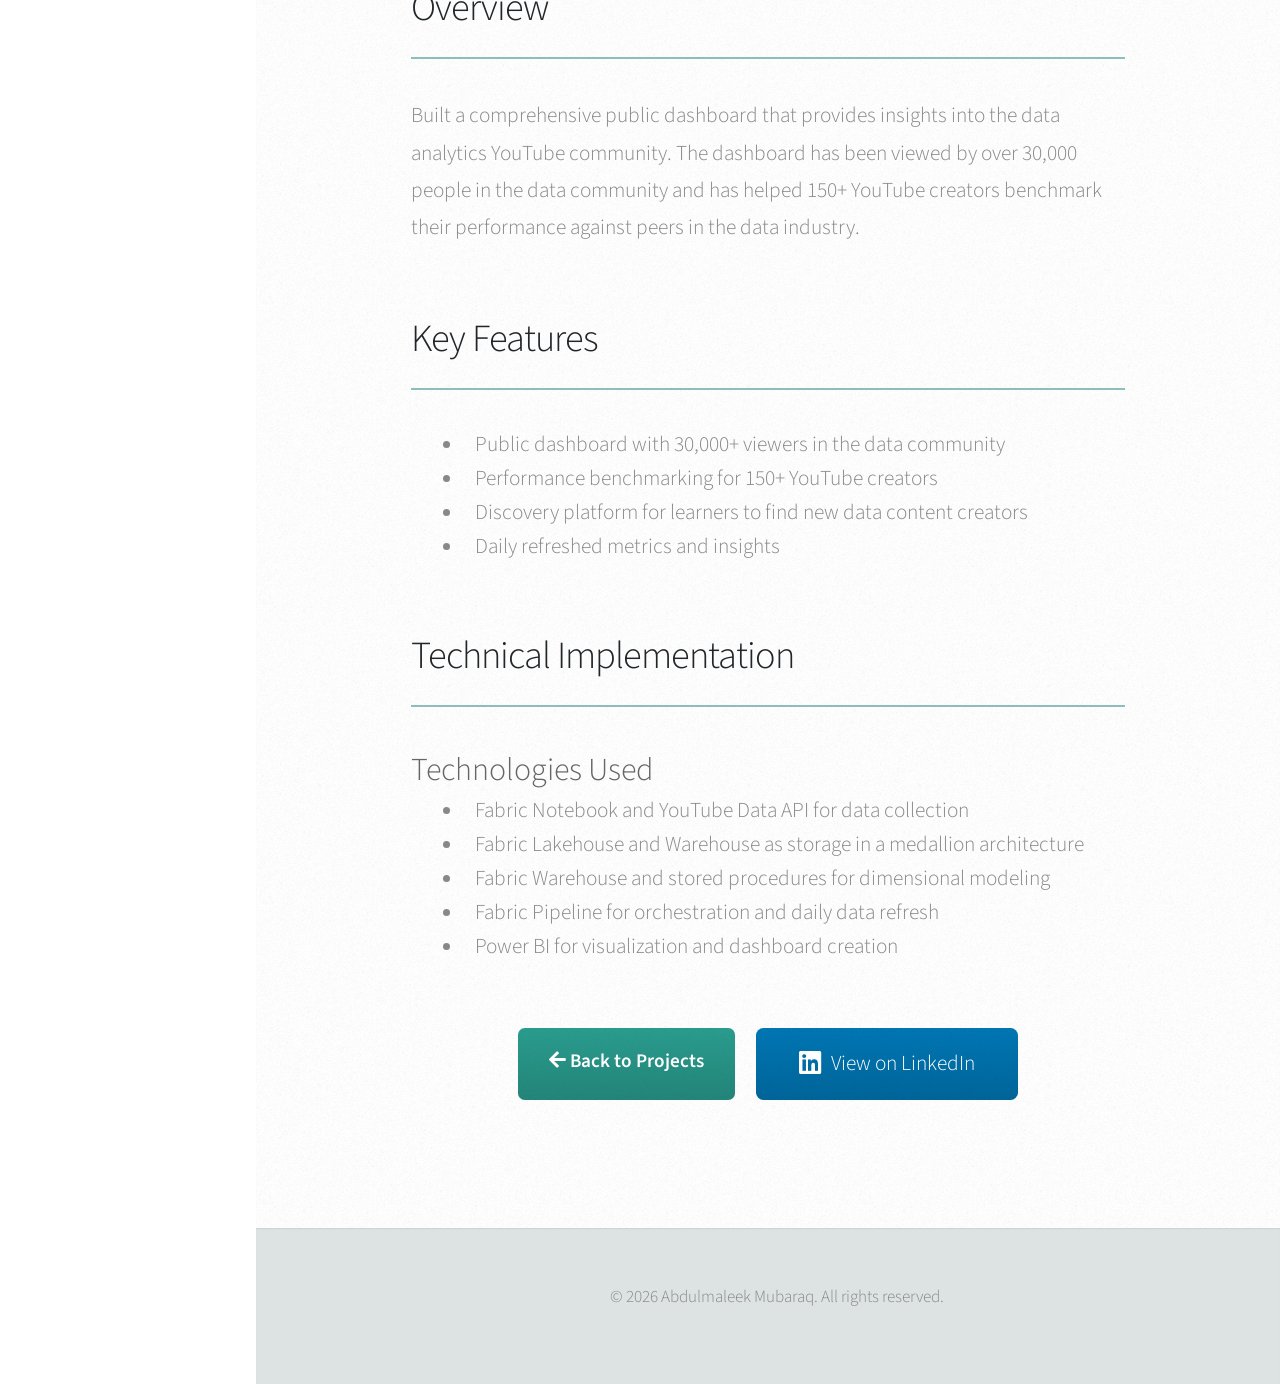
<file: data-youtubers.html>
<!DOCTYPE html>
<html lang="en">
<head>
    <meta charset="UTF-8" />
    <meta name="viewport" content="width=device-width, initial-scale=1.0" />
    <title>Data YouTubers Dashboard - Abdulmaleek Mubaraq's Portfolio</title>
    <link rel="stylesheet" href="assets/css/main.css" />
    <link rel="stylesheet" href="assets/css/fontawesome-all.min.css" />
</head>
<body class="is-preload">
    <!-- Semantic Header -->
    <header id="header">
        <div class="top">
            <div id="logo">
                <span class="image avatar48"><img src="images/avatar.jpg" alt="Portrait of Abdulmaleek Mubaraq" /></span>
                <h1 id="title">Abdulmaleek<br />Mubaraq</h1>
                <p>Data &amp; Analytics Engineer<br />Software Engineering</p>
            </div>

            <nav id="nav" aria-label="Primary Navigation">
                <ul>
                    <li><a href="index.html"><span class="icon solid fa-home">Home</span></a></li>
                    <li><a href="about.html"><span class="icon solid fa-user-graduate">About Me</span></a></li>
                    <li><a href="projects.html" class="active" aria-current="page"><span class="icon solid fa-laptop-code">Projects</span></a></li>
                    <li><a href="planner.html"><span class="icon solid fa-tasks">Academic Planner</span></a></li>
                    <li><a href="contact.html"><span class="icon solid fa-envelope">Contact</span></a></li>
                </ul>
            </nav>
        </div>

        <div class="bottom">
            <ul class="icons">
                <li><a href="https://x.com/abdulmaleekola" target="_blank" rel="noopener" class="icon brands fa-twitter"><span class="label">Twitter</span></a></li>
                <li><a href="https://www.linkedin.com/in/mubaraq-abdulmaleek/" target="_blank" rel="noopener" class="icon brands fa-linkedin"><span class="label">LinkedIn</span></a></li>
                <li><a href="https://github.com/maleek004" target="_blank" rel="noopener" class="icon brands fa-github"><span class="label">GitHub</span></a></li>
                <li><a href="mailto:mubaraqabdulmaleek@gmail.com" class="icon solid fa-envelope"><span class="label">Email</span></a></li>
            </ul>
        </div>
    </header>

    <!-- Main -->
    <main id="main">
        <section class="description-page">
            <!-- Hero Section -->
            <div class="description-hero">
                <div class="container">
                    <h1 class="description-title">The Data YouTubers Dashboard</h1>
                    <div class="description-meta">
                        <span class="date">2025</span>
                        <span class="category">Persona: Fabric Analytics Engineering</span>
                    </div>
                </div>
            </div>

            <!-- Main Content -->
            <div class="container">
                <div class="description-content">
                    <!-- Video Walkthrough -->
                    <div class="overview-section">
                        <h2>Video Walkthrough</h2>
                        <div class="video-player-wrapper">
                            <video controls preload="metadata" poster="images/DataYoutubersOverview.png">
                                <source src="images/linkedin-video.mp4" type="video/mp4" />
                                Your browser does not support HTML5 video playback.
                            </video>
                        </div>
                    </div>

                    <!-- Live Interactive Power BI / Fabric Dashboard -->
                    <div class="overview-section">
                        <h2>Interactive Power BI Report</h2>
                        <div class="featured-image">
                            <iframe title="Data Youtubers - Import" width="600" height="373.5" src="https://app.fabric.microsoft.com/view?r=eyJrIjoiNTMyY2MyMjktOGJhMS00NDhlLWJiZmYtYzdmZjBkNmY1ZjM2IiwidCI6Ijc0YTYzZjUyLTBjZjMtNDIxMS1iNjZhLTkzYzQ5ZjY5Y2Y2MiIsImMiOjh9&embedImagePlaceholder=true&pageName=2767c7d360c7265a422e" frameborder="0" allowFullScreen="true"></iframe>
                        </div>
                    </div>

                    <!-- Project Overview -->
                    <div class="overview-section">
                        <h2>Overview</h2>
                        <p>Built a comprehensive public dashboard that provides insights into the data analytics YouTube community. The dashboard has been viewed by over 30,000 people in the data community and has helped 150+ YouTube creators benchmark their performance against peers in the data industry.</p>
                    </div>

                    <!-- Key Features -->
                    <div class="features-section">
                        <h2>Key Features</h2>
                        <ul class="feature-list">
                            <li>Public dashboard with 30,000+ viewers in the data community</li>
                            <li>Performance benchmarking for 150+ YouTube creators</li>
                            <li>Discovery platform for learners to find new data content creators</li>
                            <li>Daily refreshed metrics and insights</li>
                        </ul>
                    </div>

                    <!-- Technical Details -->
                    <div class="technical-section">
                        <h2>Technical Implementation</h2>
                        <div class="tech-stack">
                            <h3>Technologies Used</h3>
                            <ul class="tech-list">
                                <li>Fabric Notebook and YouTube Data API for data collection</li>
                                <li>Fabric Lakehouse and Warehouse as storage in a medallion architecture</li>
                                <li>Fabric Warehouse and stored procedures for dimensional modeling</li>
                                <li>Fabric Pipeline for orchestration and daily data refresh</li>
                                <li>Power BI for visualization and dashboard creation</li>
                            </ul>
                        </div>
                    </div>
                </div>
            </div>

            <!-- Action Buttons -->
            <div class="container">
                <div class="description-content">
                    <div class="linkedin-button-container" style="display: flex; gap: 1em; justify-content: center; flex-wrap: wrap;">
                        <a href="projects.html" class="button primary-btn">
                            <i class="icon solid fa-arrow-left"></i> Back to Projects
                        </a>
                        <a href="https://www.linkedin.com/posts/mubaraq-abdulmaleek_hey-everyone-so-i-recently-worked-on-a-project-activity-7309121694286143488-oyGc" class="button linkedin-button" target="_blank" rel="noopener">
                            <i class="icon brands fa-linkedin"></i> View on LinkedIn
                        </a>
                    </div>
                </div>
            </div>
        </section>
    </main>

    <!-- Footer -->
    <footer id="footer">
        <ul class="copyright">
            <li>&copy; 2026 Abdulmaleek Mubaraq. All rights reserved.</li>
        </ul>
    </footer>

    <!-- Scripts -->
    <script src="assets/js/jquery.min.js"></script>
    <script src="assets/js/jquery.scrolly.min.js"></script>
    <script src="assets/js/jquery.scrollex.min.js"></script>
    <script src="assets/js/browser.min.js"></script>
    <script src="assets/js/breakpoints.min.js"></script>
    <script src="assets/js/util.js"></script>
    <script src="assets/js/main.js"></script>
</body>
</html>
</file>
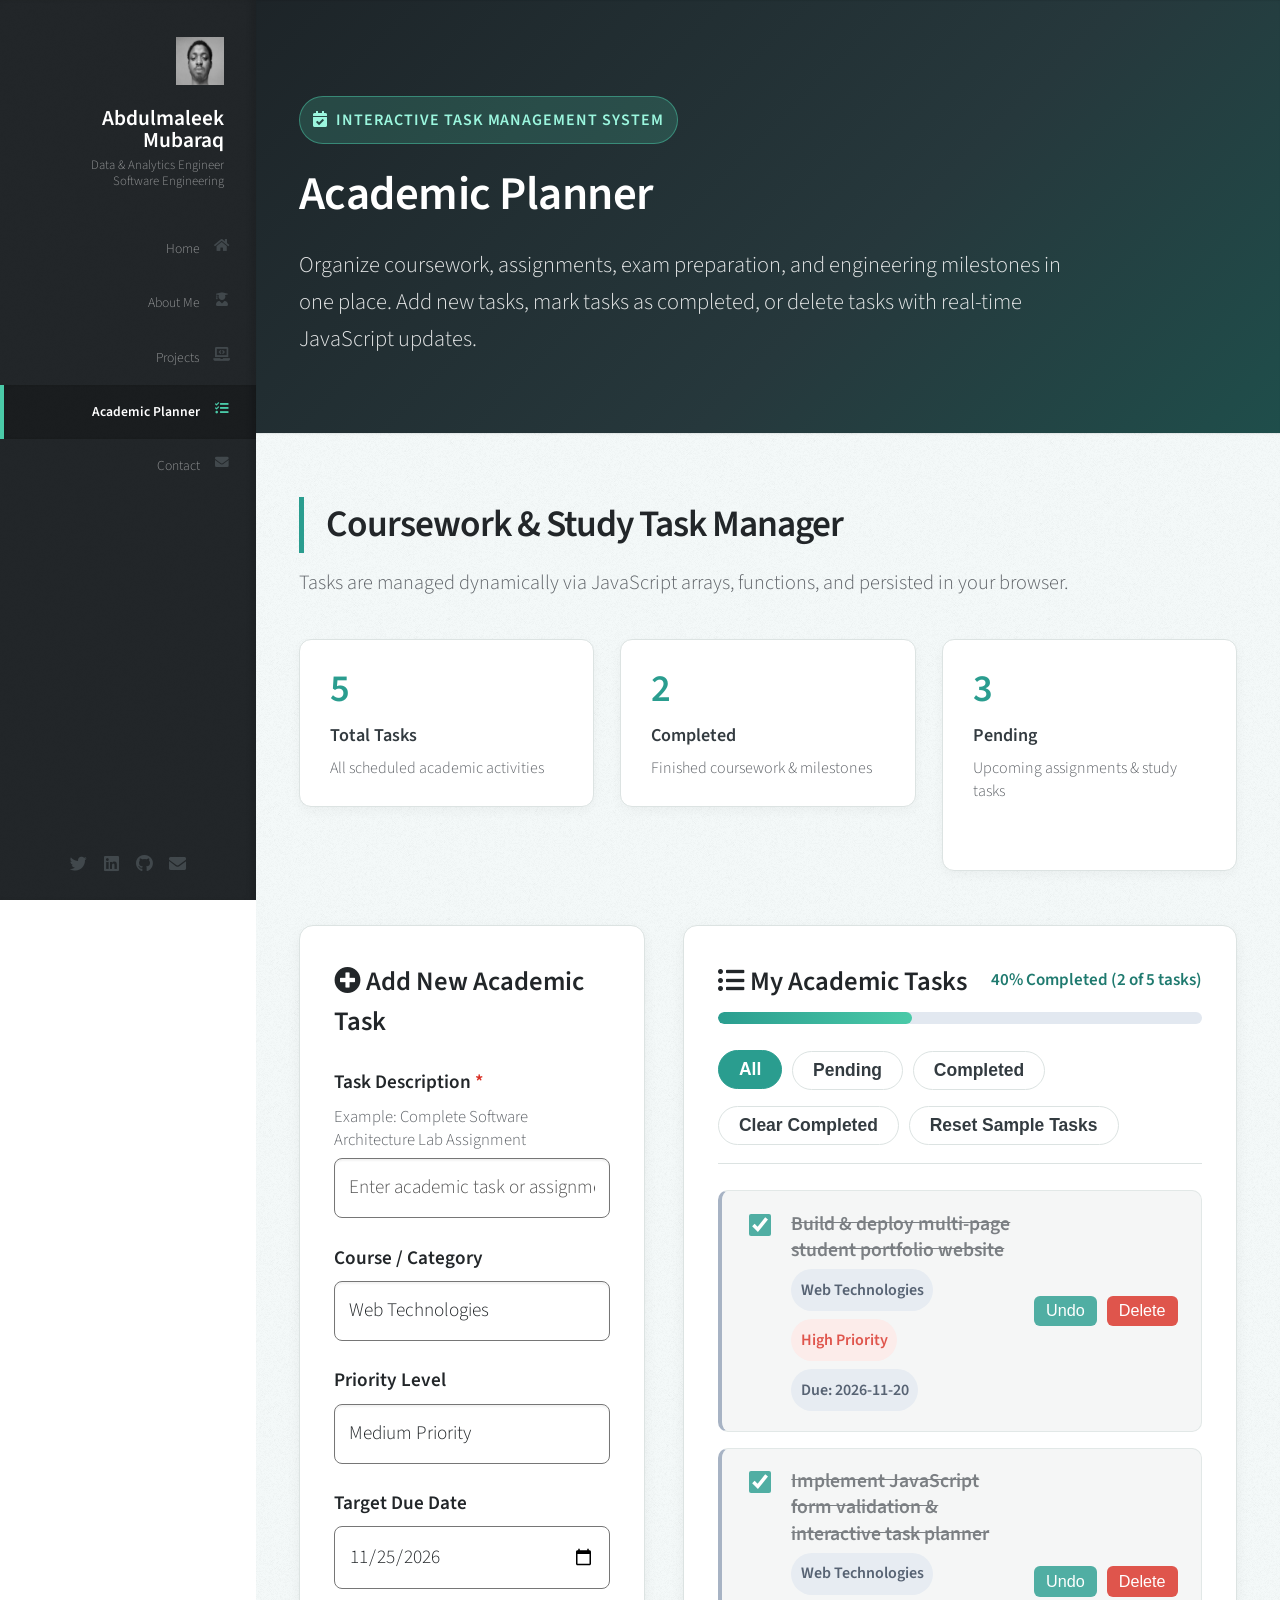
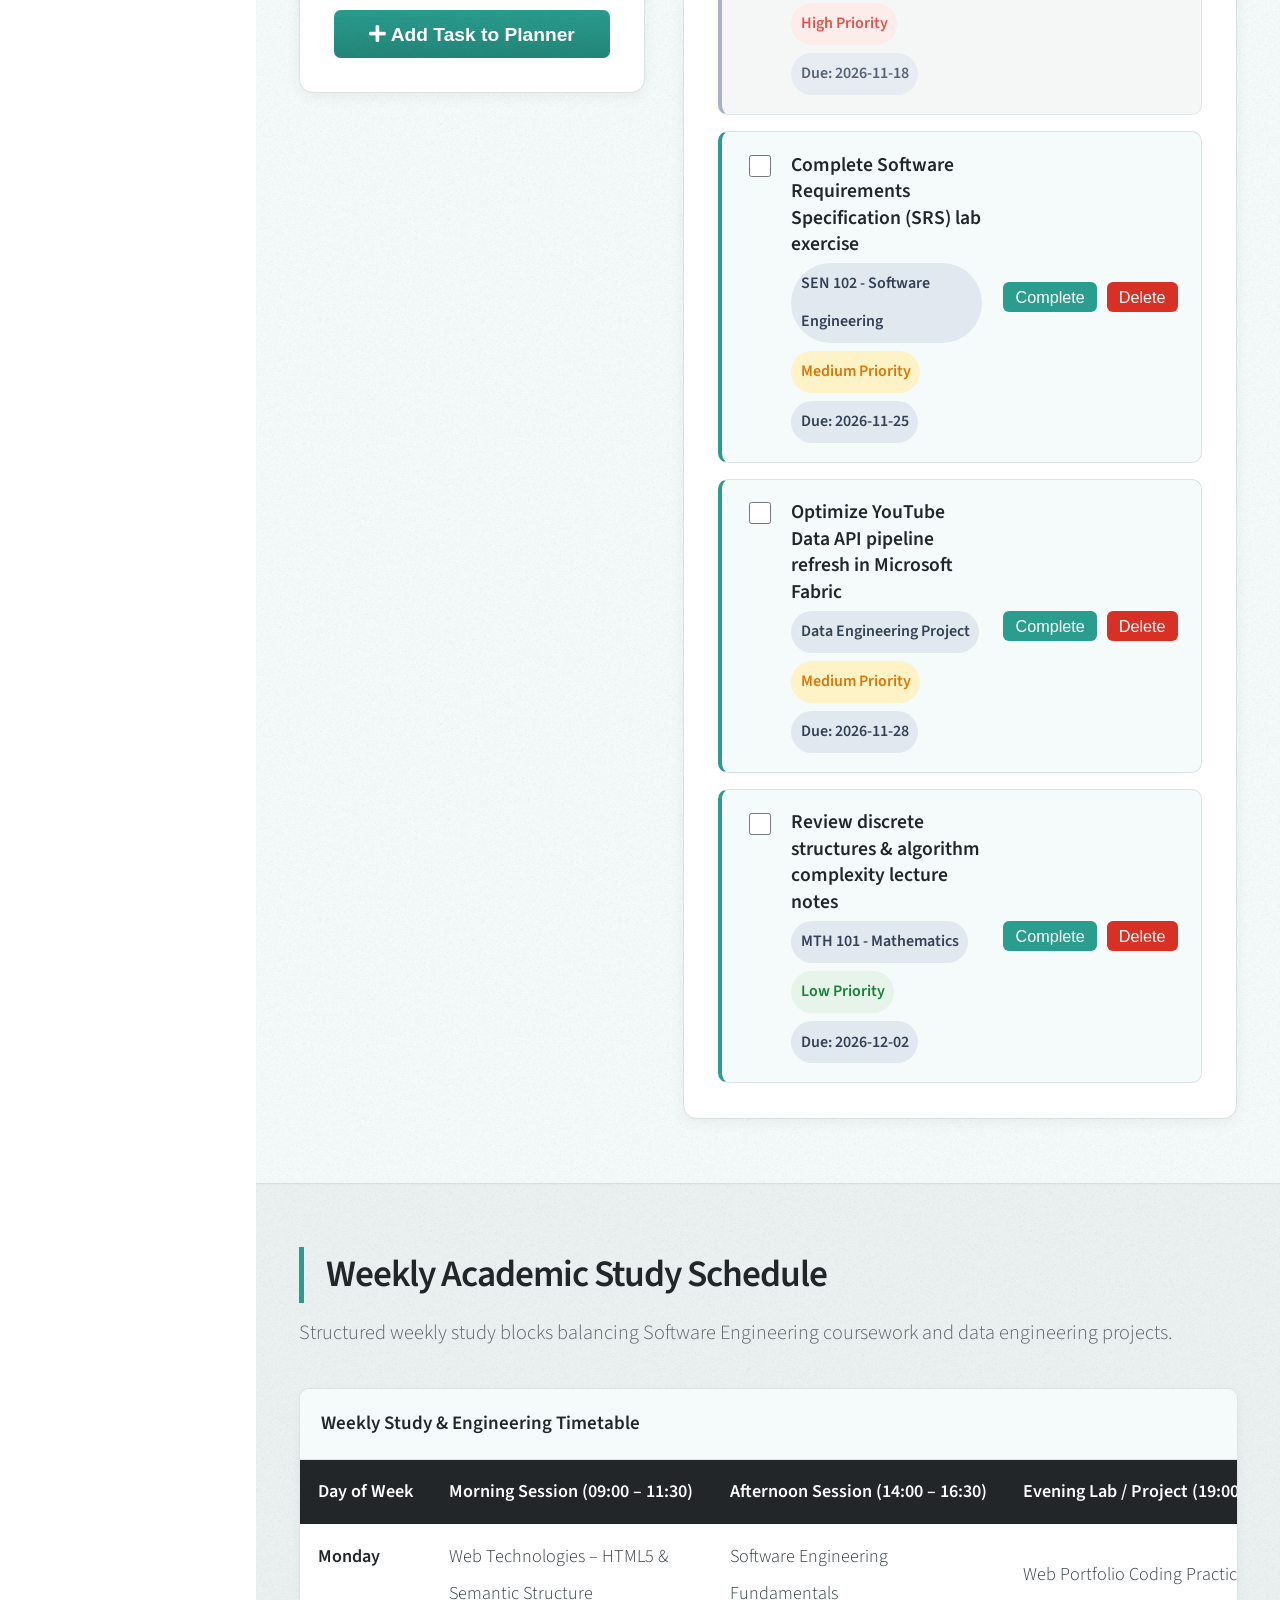
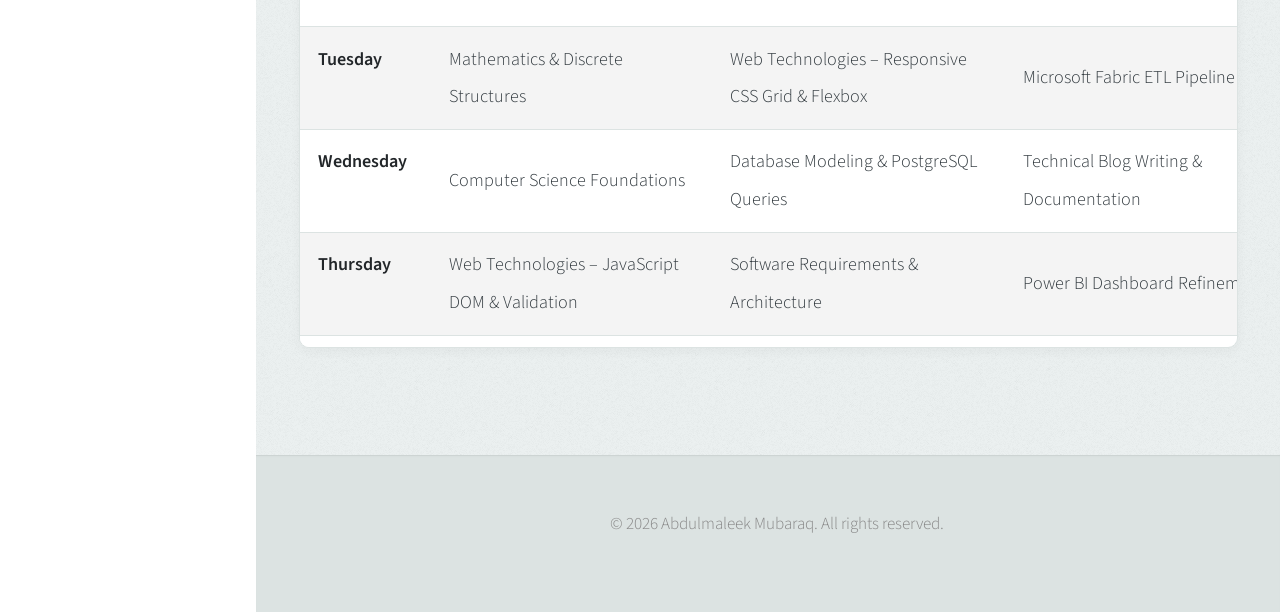
<file: planner.html>
<!DOCTYPE html>
<html lang="en">
<head>
    <meta charset="utf-8" />
    <meta name="viewport" content="width=device-width, initial-scale=1" />
    <title>Academic Planner | Abdulmaleek Mubaraq - Student Management Platform</title>
    <meta name="description" content="Interactive JavaScript academic task planner and weekly study schedule for B.Sc. Software Engineering at MIVA Open University." />

    <!-- Favicon -->
    <link rel="apple-touch-icon" sizes="180x180" href="apple-touch-icon.png" />
    <link rel="icon" type="image/png" sizes="32x32" href="favicon-32x32.png" />
    <link rel="icon" type="image/png" sizes="16x16" href="favicon-16x16.png" />
    <link rel="manifest" href="site.webmanifest" />

    <!-- External CSS Stylesheet -->
    <link rel="stylesheet" href="assets/css/main.css" />
    <link rel="stylesheet" href="assets/css/fontawesome-all.min.css" />
</head>
<body class="is-preload">

    <!-- Semantic Header & Navigation Sidebar -->
    <header id="header">
        <div class="top">
            <div id="logo">
                <span class="image avatar48"><img src="images/avatar.jpg" alt="Portrait of Abdulmaleek Mubaraq" /></span>
                <h1 id="title">Abdulmaleek<br />Mubaraq</h1>
                <p>Data &amp; Analytics Engineer<br />Software Engineering</p>
            </div>

            <nav id="nav" aria-label="Primary Navigation">
                <ul>
                    <li><a href="index.html"><span class="icon solid fa-home">Home</span></a></li>
                    <li><a href="about.html"><span class="icon solid fa-user-graduate">About Me</span></a></li>
                    <li><a href="projects.html"><span class="icon solid fa-laptop-code">Projects</span></a></li>
                    <li><a href="planner.html" class="active" aria-current="page"><span class="icon solid fa-tasks">Academic Planner</span></a></li>
                    <li><a href="contact.html"><span class="icon solid fa-envelope">Contact</span></a></li>
                </ul>
            </nav>
        </div>

        <div class="bottom">
            <ul class="icons">
                <li><a href="https://x.com/abdulmaleekola" target="_blank" rel="noopener" class="icon brands fa-twitter"><span class="label">Twitter</span></a></li>
                <li><a href="https://www.linkedin.com/in/mubaraq-abdulmaleek/" target="_blank" rel="noopener" class="icon brands fa-linkedin"><span class="label">LinkedIn</span></a></li>
                <li><a href="https://github.com/maleek004" target="_blank" rel="noopener" class="icon brands fa-github"><span class="label">GitHub</span></a></li>
                <li><a href="mailto:mubaraqabdulmaleek@gmail.com" class="icon solid fa-envelope"><span class="label">Email</span></a></li>
            </ul>
        </div>
    </header>

    <!-- Main Semantic Content -->
    <main id="main">

        <!-- Page Hero -->
        <section class="one dark cover page-hero">
            <div class="container">
                <span class="hero-eyebrow"><i class="icon solid fa-calendar-check"></i> Interactive Task Management System</span>
                <h1>Academic Planner</h1>
                <p>
                    Organize coursework, assignments, exam preparation, and engineering milestones in one place.
                    Add new tasks, mark tasks as completed, or delete tasks with real-time JavaScript updates.
                </p>
            </div>
        </section>

        <!-- Interactive Task Manager Section -->
        <section id="academic-planner" class="two">
            <div class="container">
                <header class="section-header-left">
                    <h2>Coursework &amp; Study Task Manager</h2>
                    <p>Tasks are managed dynamically via JavaScript arrays, functions, and persisted in your browser.</p>
                </header>

                <!-- Dynamic Task Statistics Cards -->
                <div class="stats-grid">
                    <article class="stat-card">
                        <span class="stat-number" id="planner-total-count">5</span>
                        <span class="stat-label">Total Tasks</span>
                        <span class="stat-desc">All scheduled academic activities</span>
                    </article>
                    <article class="stat-card">
                        <span class="stat-number" id="planner-completed-count">2</span>
                        <span class="stat-label">Completed</span>
                        <span class="stat-desc">Finished coursework &amp; milestones</span>
                    </article>
                    <article class="stat-card">
                        <span class="stat-number" id="planner-pending-count">3</span>
                        <span class="stat-label">Pending</span>
                        <span class="stat-desc">Upcoming assignments &amp; study tasks</span>
                    </article>
                </div>

                <!-- Two-Column Planner Layout: Add Task Form + Interactive Task List -->
                <div class="planner-layout">

                    <!-- Left Column: Add Task Form -->
                    <aside class="planner-panel" aria-labelledby="add-task-heading">
                        <h3 id="add-task-heading"><i class="icon solid fa-plus-circle"></i> Add New Academic Task</h3>

                        <div id="planner-feedback" class="form-status-banner" role="status" aria-live="polite"></div>

                        <form id="planner-add-form" action="#" method="post" novalidate>
                            <div class="field-group">
                                <label for="task-title">Task Description <span class="required-star" aria-hidden="true">*</span></label>
                                <span id="task-title-hint" class="hint">Example: Complete Software Architecture Lab Assignment</span>
                                <input
                                    type="text"
                                    id="task-title"
                                    name="taskTitle"
                                    required
                                    aria-describedby="task-title-hint"
                                    placeholder="Enter academic task or assignment..."
                                />
                                <div id="task-title-error" class="error-msg">
                                    <span role="img" aria-label="Error">❌</span> Please enter a task description before adding.
                                </div>
                            </div>

                            <div class="field-group">
                                <label for="task-course">Course / Category</label>
                                <select id="task-course" name="taskCourse">
                                    <option value="Web Technologies">Web Technologies</option>
                                    <option value="SEN 102 - Software Engineering">SEN 102 - Software Engineering</option>
                                    <option value="COS 101 - Computer Science">COS 101 - Computer Science</option>
                                    <option value="MTH 101 - Mathematics">MTH 101 - Mathematics</option>
                                    <option value="Data Engineering Project">Data Engineering Project</option>
                                    <option value="Exam Preparation">Exam Preparation</option>
                                </select>
                            </div>

                            <div class="field-group">
                                <label for="task-priority">Priority Level</label>
                                <select id="task-priority" name="taskPriority">
                                    <option value="High">High Priority</option>
                                    <option value="Medium" selected>Medium Priority</option>
                                    <option value="Low">Low Priority</option>
                                </select>
                            </div>

                            <div class="field-group">
                                <label for="task-due-date">Target Due Date</label>
                                <input type="date" id="task-due-date" name="taskDueDate" value="2026-11-25" />
                            </div>

                            <button type="submit" class="button primary-btn" style="width: 100%;">
                                <i class="icon solid fa-plus"></i> Add Task to Planner
                            </button>
                        </form>
                    </aside>

                    <!-- Right Column: Task List, Progress Bar & Controls -->
                    <div class="planner-panel">
                        <div style="display: flex; justify-content: space-between; align-items: center; flex-wrap: wrap; gap: 0.5em;">
                            <h3 style="margin-bottom: 0;"><i class="icon solid fa-list-ul"></i> My Academic Tasks</h3>
                            <span id="planner-progress-text" style="font-size: 0.8em; font-weight: 600; color: var(--brand-primary-dark);">40% Completed</span>
                        </div>

                        <div class="progress-bar-container" aria-hidden="true">
                            <div id="planner-progress-fill" class="progress-bar-fill" style="width: 40%;"></div>
                        </div>

                        <!-- Filter & Batch Action Toolbar -->
                        <div class="task-toolbar">
                            <div style="display: flex; gap: 0.45em; flex-wrap: wrap;" role="group" aria-label="Filter tasks by status">
                                <button type="button" class="filter-btn planner-filter-btn active" data-filter="all">All</button>
                                <button type="button" class="filter-btn planner-filter-btn" data-filter="pending">Pending</button>
                                <button type="button" class="filter-btn planner-filter-btn" data-filter="completed">Completed</button>
                            </div>

                            <div style="display: flex; gap: 0.45em; flex-wrap: wrap;">
                                <button type="button" id="planner-clear-completed" class="filter-btn" title="Remove all completed tasks">
                                    Clear Completed
                                </button>
                                <button type="button" id="planner-reset-tasks" class="filter-btn" title="Restore default sample tasks">
                                    Reset Sample Tasks
                                </button>
                            </div>
                        </div>

                        <!-- Dynamic Task List Container -->
                        <ul id="planner-task-list" class="task-list" aria-live="polite"></ul>

                        <div id="planner-empty-state" class="empty-planner-state" style="display: none;">
                            <p style="margin-bottom: 0.5em; font-weight: 600;">No tasks match the current filter.</p>
                            <p style="margin-bottom: 0; font-size: 0.85em;">Use the form on the left to add a new academic task or switch filters above.</p>
                        </div>
                    </div>

                </div>
            </div>
        </section>

        <!-- Weekly Study Timetable Section (Semantic Table) -->
        <section id="study-timetable" class="three">
            <div class="container">
                <header class="section-header-left">
                    <h2>Weekly Academic Study Schedule</h2>
                    <p>Structured weekly study blocks balancing Software Engineering coursework and data engineering projects.</p>
                </header>

                <div tabindex="0" role="region" aria-labelledby="schedule-table-caption" class="table-wrapper">
                    <table style="--label-2: 'Morning Session'; --label-3: 'Afternoon Session'; --label-4: 'Evening Lab / Project';">
                        <caption id="schedule-table-caption">Weekly Study &amp; Engineering Timetable</caption>
                        <thead>
                            <tr>
                                <th scope="col">Day of Week</th>
                                <th scope="col">Morning Session (09:00 – 11:30)</th>
                                <th scope="col">Afternoon Session (14:00 – 16:30)</th>
                                <th scope="col">Evening Lab / Project (19:00 – 21:00)</th>
                            </tr>
                        </thead>
                        <tbody>
                            <tr>
                                <th scope="row">Monday</th>
                                <td>Web Technologies – HTML5 &amp; Semantic Structure</td>
                                <td>Software Engineering Fundamentals</td>
                                <td>Web Portfolio Coding Practice</td>
                            </tr>
                            <tr>
                                <th scope="row">Tuesday</th>
                                <td>Mathematics &amp; Discrete Structures</td>
                                <td>Web Technologies – Responsive CSS Grid &amp; Flexbox</td>
                                <td>Microsoft Fabric ETL Pipeline Lab</td>
                            </tr>
                            <tr>
                                <th scope="row">Wednesday</th>
                                <td>Computer Science Foundations</td>
                                <td>Database Modeling &amp; PostgreSQL Queries</td>
                                <td>Technical Blog Writing &amp; Documentation</td>
                            </tr>
                            <tr>
                                <th scope="row">Thursday</th>
                                <td>Web Technologies – JavaScript DOM &amp; Validation</td>
                                <td>Software Requirements &amp; Architecture</td>
                                <td>Power BI Dashboard Refinement</td>
                            </tr>
                            <tr>
                                <th scope="row">Friday</th>
                                <td>Weekly Quiz &amp; Assessment Review</td>
                                <td>Git &amp; GitHub Version Control Practice</td>
                                <td>Open-Source &amp; Peer Study Group</td>
                            </tr>
                        </tbody>
                    </table>
                </div>
            </div>
        </section>

    </main>

    <!-- Semantic Footer -->
    <footer id="footer">
        <ul class="copyright">
            <li>&copy; 2026 Abdulmaleek Mubaraq. All rights reserved.</li>
        </ul>
    </footer>

    <!-- Scripts -->
    <script src="assets/js/jquery.min.js"></script>
    <script src="assets/js/jquery.scrolly.min.js"></script>
    <script src="assets/js/jquery.scrollex.min.js"></script>
    <script src="assets/js/browser.min.js"></script>
    <script src="assets/js/breakpoints.min.js"></script>
    <script src="assets/js/util.js"></script>
    <script src="assets/js/main.js"></script>
    <script src="assets/js/portfolio.js"></script>
</body>
</html>
</file>
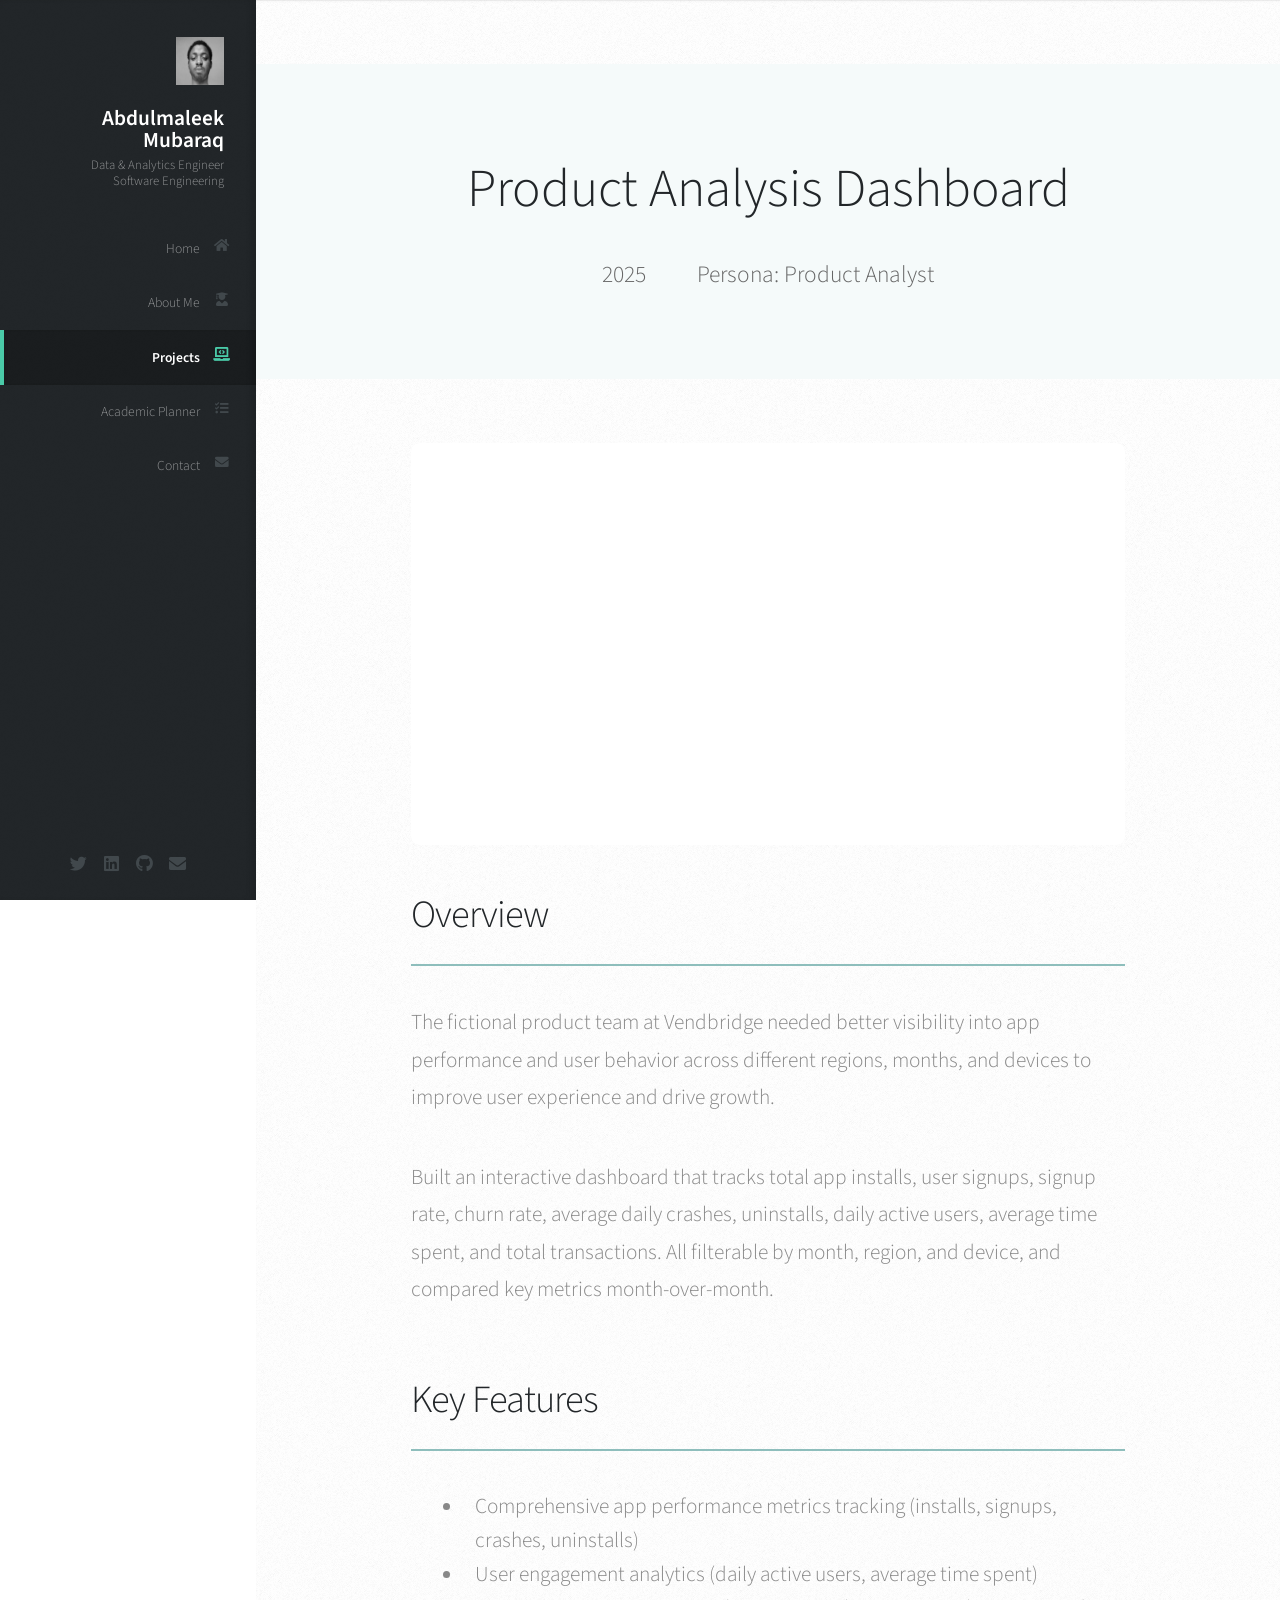
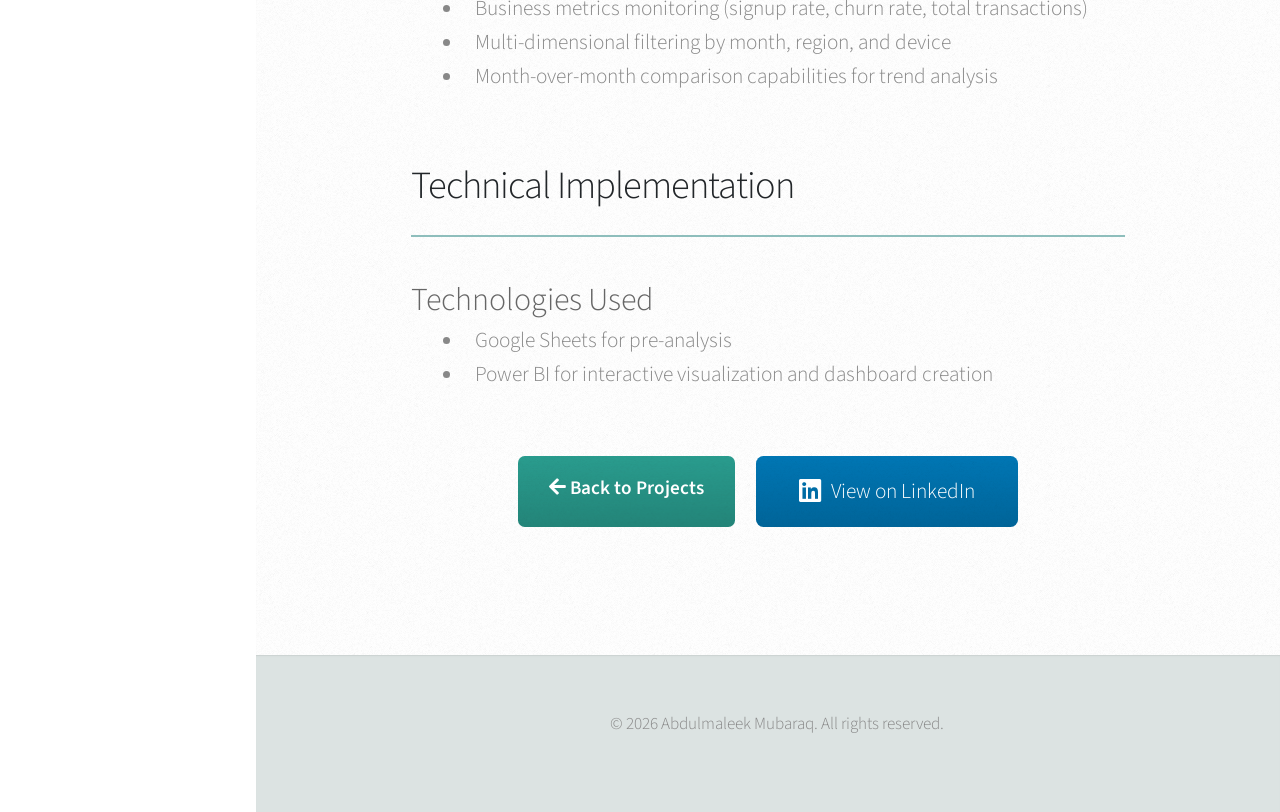
<file: product-analysis.html>
<!DOCTYPE html>
<html lang="en">
<head>
    <meta charset="UTF-8" />
    <meta name="viewport" content="width=device-width, initial-scale=1.0" />
    <title>Product Analysis Dashboard - Abdulmaleek Mubaraq's Portfolio</title>
    <link rel="stylesheet" href="assets/css/main.css" />
    <link rel="stylesheet" href="assets/css/fontawesome-all.min.css" />
</head>
<body class="is-preload">
    <!-- Header -->
    <header id="header">
        <div class="top">
            <div id="logo">
                <span class="image avatar48"><img src="images/avatar.jpg" alt="Portrait of Abdulmaleek Mubaraq" /></span>
                <h1 id="title">Abdulmaleek<br />Mubaraq</h1>
                <p>Data &amp; Analytics Engineer<br />Software Engineering</p>
            </div>

            <nav id="nav" aria-label="Primary Navigation">
                <ul>
                    <li><a href="index.html"><span class="icon solid fa-home">Home</span></a></li>
                    <li><a href="about.html"><span class="icon solid fa-user-graduate">About Me</span></a></li>
                    <li><a href="projects.html" class="active" aria-current="page"><span class="icon solid fa-laptop-code">Projects</span></a></li>
                    <li><a href="planner.html"><span class="icon solid fa-tasks">Academic Planner</span></a></li>
                    <li><a href="contact.html"><span class="icon solid fa-envelope">Contact</span></a></li>
                </ul>
            </nav>
        </div>

        <div class="bottom">
            <ul class="icons">
                <li><a href="https://x.com/abdulmaleekola" target="_blank" rel="noopener" class="icon brands fa-twitter"><span class="label">Twitter</span></a></li>
                <li><a href="https://www.linkedin.com/in/mubaraq-abdulmaleek/" target="_blank" rel="noopener" class="icon brands fa-linkedin"><span class="label">LinkedIn</span></a></li>
                <li><a href="https://github.com/maleek004" target="_blank" rel="noopener" class="icon brands fa-github"><span class="label">GitHub</span></a></li>
                <li><a href="mailto:mubaraqabdulmaleek@gmail.com" class="icon solid fa-envelope"><span class="label">Email</span></a></li>
            </ul>
        </div>
    </header>

    <!-- Main -->
    <main id="main">
        <section class="description-page">
            <!-- Hero Section -->
            <div class="description-hero">
                <div class="container">
                    <h1 class="description-title">Product Analysis Dashboard</h1>
                    <div class="description-meta">
                        <span class="date">2025</span>
                        <span class="category">Persona: Product Analyst</span>
                    </div>
                </div>
            </div>

            <!-- Main Content -->
            <div class="container">
                <div class="description-content">
                    <!-- Featured Image -->
                    <div class="featured-image">
                        <iframe title="product analytics 2" width="600" height="373.5" src="https://app.fabric.microsoft.com/view?r=eyJrIjoiNWRiMTAyMGYtZjEyMS00ODdjLTg4NjEtNTM1NjBjMTdkNGY5IiwidCI6Ijc0YTYzZjUyLTBjZjMtNDIxMS1iNjZhLTkzYzQ5ZjY5Y2Y2MiIsImMiOjh9&pageName=91166521034272567bd7" frameborder="0" allowFullScreen="true"></iframe>
                    </div>

                    <!-- Project Overview -->
                    <div class="overview-section">
                        <h2>Overview</h2>
                        <p>The fictional product team at Vendbridge needed better visibility into app performance and user behavior across different regions, months, and devices to improve user experience and drive growth.</p>
                        <p>Built an interactive dashboard that tracks total app installs, user signups, signup rate, churn rate, average daily crashes, uninstalls, daily active users, average time spent, and total transactions. All filterable by month, region, and device, and compared key metrics month-over-month.</p>
                    </div>

                    <!-- Key Features -->
                    <div class="features-section">
                        <h2>Key Features</h2>
                        <ul class="feature-list">
                            <li>Comprehensive app performance metrics tracking (installs, signups, crashes, uninstalls)</li>
                            <li>User engagement analytics (daily active users, average time spent)</li>
                            <li>Business metrics monitoring (signup rate, churn rate, total transactions)</li>
                            <li>Multi-dimensional filtering by month, region, and device</li>
                            <li>Month-over-month comparison capabilities for trend analysis</li>
                        </ul>
                    </div>

                    <!-- Technical Details -->
                    <div class="technical-section">
                        <h2>Technical Implementation</h2>
                        <div class="tech-stack">
                            <h3>Technologies Used</h3>
                            <ul class="tech-list">
                                <li>Google Sheets for pre-analysis</li>
                                <li>Power BI for interactive visualization and dashboard creation</li>
                            </ul>
                        </div>
                    </div>
                </div>
            </div>

            <!-- Action Buttons -->
            <div class="container">
                <div class="description-content">
                    <div class="linkedin-button-container" style="display: flex; gap: 1em; justify-content: center; flex-wrap: wrap;">
                        <a href="projects.html" class="button primary-btn">
                            <i class="icon solid fa-arrow-left"></i> Back to Projects
                        </a>
                        <a href="https://www.linkedin.com/posts/mubaraq-abdulmaleek_powerbi-productmanagement-productanalytics-activity-7304923559540199426-F6zb" class="button linkedin-button" target="_blank" rel="noopener">
                            <i class="icon brands fa-linkedin"></i> View on LinkedIn
                        </a>
                    </div>
                </div>
            </div>
        </section>
    </main>

    <!-- Footer -->
    <footer id="footer">
        <ul class="copyright">
            <li>&copy; 2026 Abdulmaleek Mubaraq. All rights reserved.</li>
        </ul>
    </footer>

    <!-- Scripts -->
    <script src="assets/js/jquery.min.js"></script>
    <script src="assets/js/jquery.scrolly.min.js"></script>
    <script src="assets/js/jquery.scrollex.min.js"></script>
    <script src="assets/js/browser.min.js"></script>
    <script src="assets/js/breakpoints.min.js"></script>
    <script src="assets/js/util.js"></script>
    <script src="assets/js/main.js"></script>
</body>
</html>
</file>
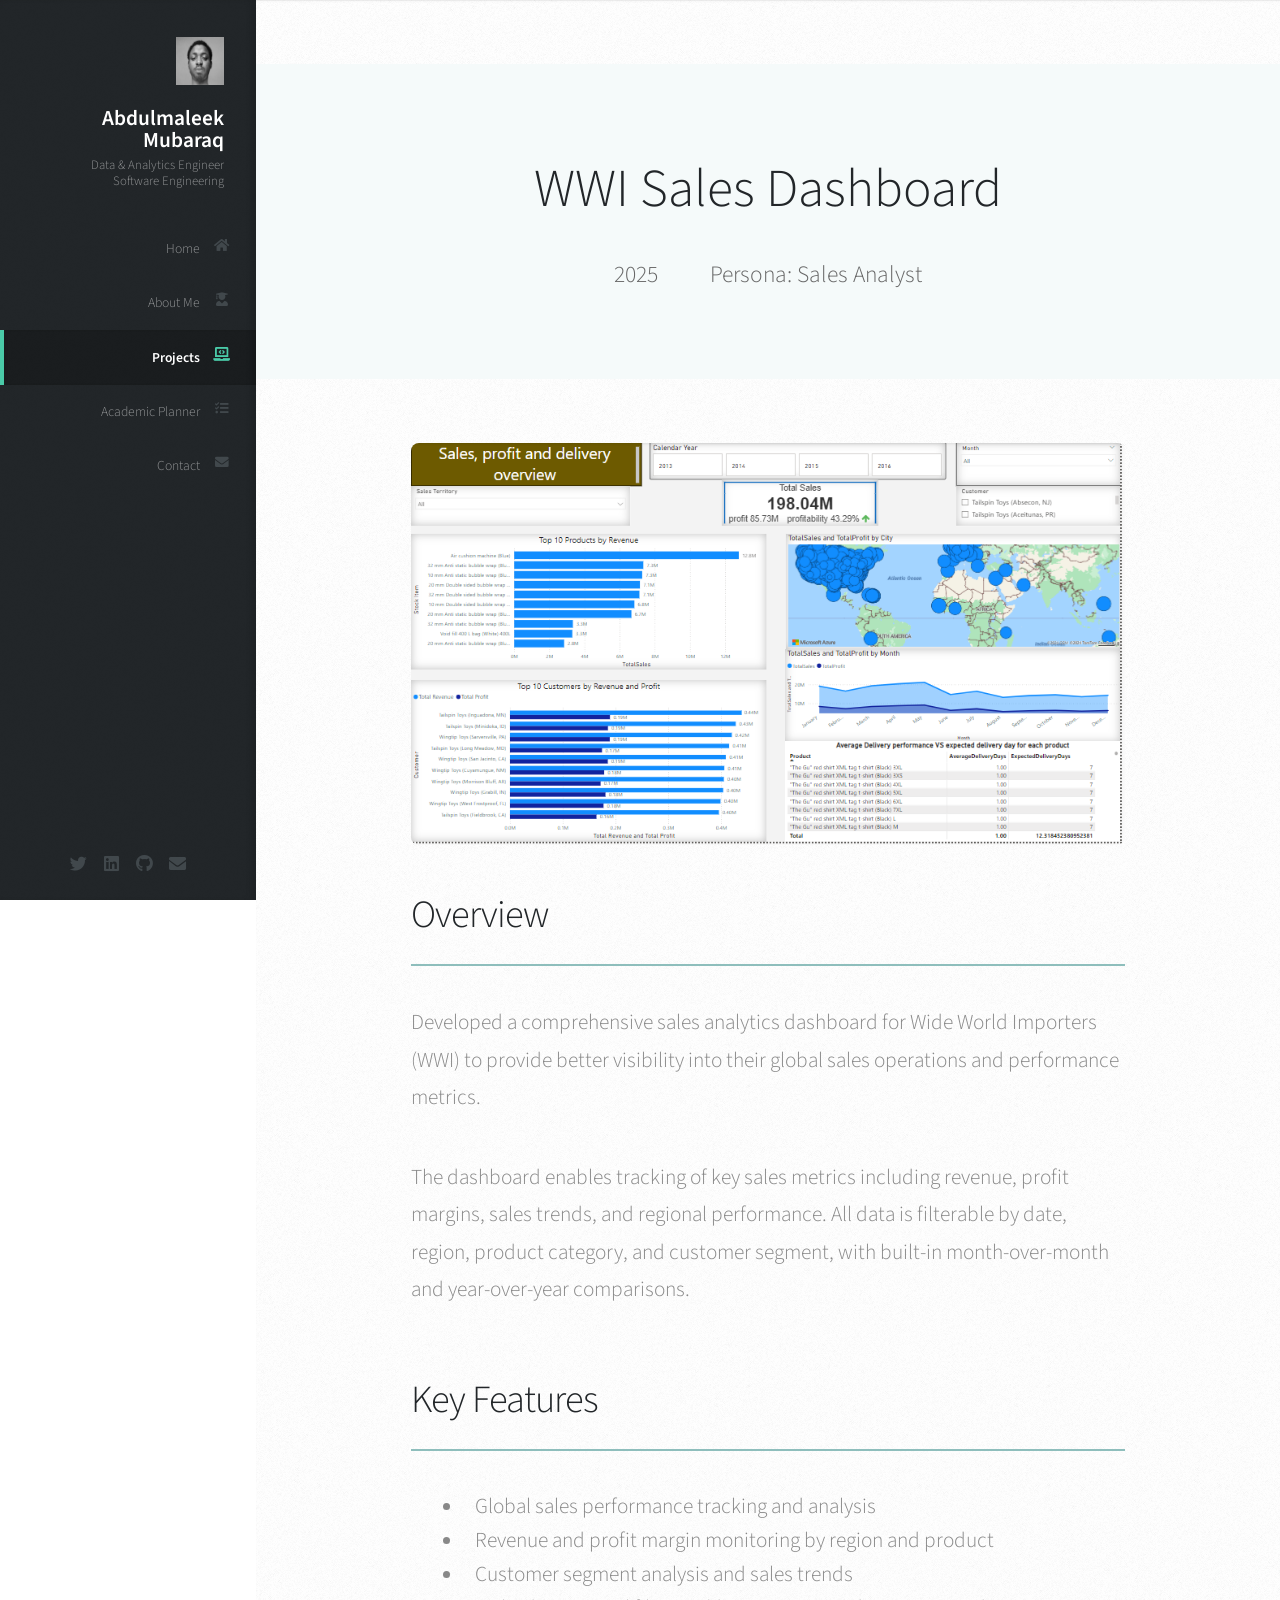
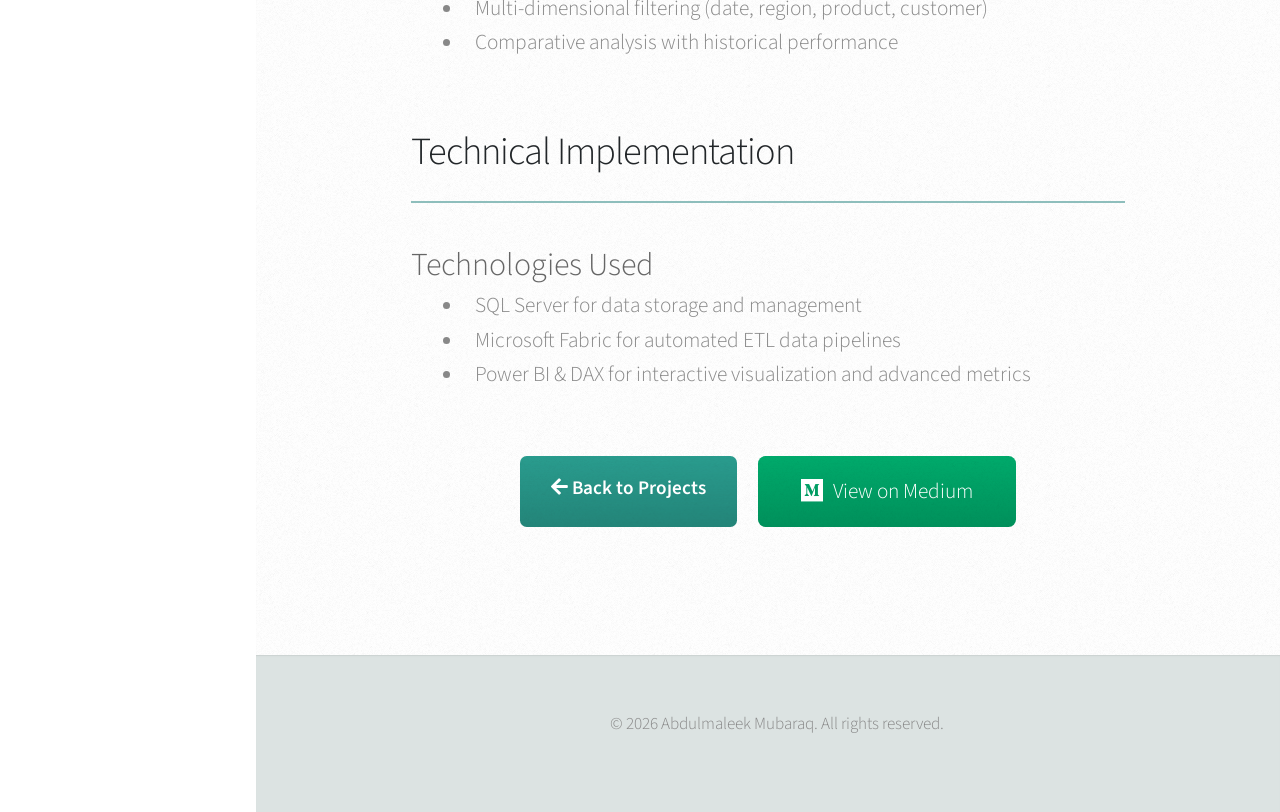
<file: wwi-sales.html>
<!DOCTYPE html>
<html lang="en">
<head>
    <meta charset="UTF-8" />
    <meta name="viewport" content="width=device-width, initial-scale=1.0" />
    <title>WWI Sales Dashboard - Abdulmaleek Mubaraq's Portfolio</title>
    <link rel="stylesheet" href="assets/css/main.css" />
    <link rel="stylesheet" href="assets/css/fontawesome-all.min.css" />
</head>
<body class="is-preload">
    <!-- Header -->
    <header id="header">
        <div class="top">
            <div id="logo">
                <span class="image avatar48"><img src="images/avatar.jpg" alt="Portrait of Abdulmaleek Mubaraq" /></span>
                <h1 id="title">Abdulmaleek<br />Mubaraq</h1>
                <p>Data &amp; Analytics Engineer<br />Software Engineering</p>
            </div>

            <nav id="nav" aria-label="Primary Navigation">
                <ul>
                    <li><a href="index.html"><span class="icon solid fa-home">Home</span></a></li>
                    <li><a href="about.html"><span class="icon solid fa-user-graduate">About Me</span></a></li>
                    <li><a href="projects.html" class="active" aria-current="page"><span class="icon solid fa-laptop-code">Projects</span></a></li>
                    <li><a href="planner.html"><span class="icon solid fa-tasks">Academic Planner</span></a></li>
                    <li><a href="contact.html"><span class="icon solid fa-envelope">Contact</span></a></li>
                </ul>
            </nav>
        </div>

        <div class="bottom">
            <ul class="icons">
                <li><a href="https://x.com/abdulmaleekola" target="_blank" rel="noopener" class="icon brands fa-twitter"><span class="label">Twitter</span></a></li>
                <li><a href="https://www.linkedin.com/in/mubaraq-abdulmaleek/" target="_blank" rel="noopener" class="icon brands fa-linkedin"><span class="label">LinkedIn</span></a></li>
                <li><a href="https://github.com/maleek004" target="_blank" rel="noopener" class="icon brands fa-github"><span class="label">GitHub</span></a></li>
                <li><a href="mailto:mubaraqabdulmaleek@gmail.com" class="icon solid fa-envelope"><span class="label">Email</span></a></li>
            </ul>
        </div>
    </header>

    <!-- Main -->
    <main id="main">
        <section class="description-page">
            <!-- Hero Section -->
            <div class="description-hero">
                <div class="container">
                    <h1 class="description-title">WWI Sales Dashboard</h1>
                    <div class="description-meta">
                        <span class="date">2025</span>
                        <span class="category">Persona: Sales Analyst</span>
                    </div>
                </div>
            </div>

            <!-- Main Content -->
            <div class="container">
                <div class="description-content">
                    <!-- Featured Image -->
                    <div class="featured-image">
                        <img src="images/WWI dashboard final.png" alt="WWI Sales Dashboard" style="width: 100%; height: 100%; padding-top: 0px;" />
                    </div>

                    <!-- Project Overview -->
                    <div class="overview-section">
                        <h2>Overview</h2>
                        <p>Developed a comprehensive sales analytics dashboard for Wide World Importers (WWI) to provide better visibility into their global sales operations and performance metrics.</p>
                        <p>The dashboard enables tracking of key sales metrics including revenue, profit margins, sales trends, and regional performance. All data is filterable by date, region, product category, and customer segment, with built-in month-over-month and year-over-year comparisons.</p>
                    </div>

                    <!-- Key Features -->
                    <div class="features-section">
                        <h2>Key Features</h2>
                        <ul class="feature-list">
                            <li>Global sales performance tracking and analysis</li>
                            <li>Revenue and profit margin monitoring by region and product</li>
                            <li>Customer segment analysis and sales trends</li>
                            <li>Multi-dimensional filtering (date, region, product, customer)</li>
                            <li>Comparative analysis with historical performance</li>
                        </ul>
                    </div>

                    <!-- Technical Details -->
                    <div class="technical-section">
                        <h2>Technical Implementation</h2>
                        <div class="tech-stack">
                            <h3>Technologies Used</h3>
                            <ul class="tech-list">
                                <li>SQL Server for data storage and management</li>
                                <li>Microsoft Fabric for automated ETL data pipelines</li>
                                <li>Power BI &amp; DAX for interactive visualization and advanced metrics</li>
                            </ul>
                        </div>
                    </div>
                </div>
            </div>

            <!-- Action Buttons -->
            <div class="container">
                <div class="description-content">
                    <div class="medium-button-container" style="display: flex; gap: 1em; justify-content: center; flex-wrap: wrap;">
                        <a href="projects.html" class="button primary-btn">
                            <i class="icon solid fa-arrow-left"></i> Back to Projects
                        </a>
                        <a href="https://medium.com/@mubaraqabdulmaleek/end-to-end-etl-and-sales-dashboard-on-wwi-dataset-in-microsoft-fabric-01953545172c" class="button medium-button" target="_blank" rel="noopener">
                            <i class="icon brands fa-medium"></i> View on Medium
                        </a>
                    </div>
                </div>
            </div>
        </section>
    </main>

    <!-- Footer -->
    <footer id="footer">
        <ul class="copyright">
            <li>&copy; 2026 Abdulmaleek Mubaraq. All rights reserved.</li>
        </ul>
    </footer>

    <!-- Scripts -->
    <script src="assets/js/jquery.min.js"></script>
    <script src="assets/js/jquery.scrolly.min.js"></script>
    <script src="assets/js/jquery.scrollex.min.js"></script>
    <script src="assets/js/browser.min.js"></script>
    <script src="assets/js/breakpoints.min.js"></script>
    <script src="assets/js/util.js"></script>
    <script src="assets/js/main.js"></script>
</body>
</html>
</file>
<file: assets/css/main.css>
@import url("fontawesome-all.min.css");
@import url("https://fonts.googleapis.com/css?family=Source+Sans+Pro:300,300italic,400,600");

/*
	Prologue by HTML5 UP
	html5up.net | @ajlkn
	Free for personal and commercial use under the CCA 3.0 license (html5up.net/license)
*/

html, body, div, span, applet, object,
iframe, h1, h2, h3, h4, h5, h6, p, blockquote,
pre, a, abbr, acronym, address, big, cite,
code, del, dfn, em, img, ins, kbd, q, s, samp,
small, strike, strong, sub, sup, tt, var, b,
u, i, center, dl, dt, dd, ol, ul, li, fieldset,
form, label, legend, table, caption, tbody,
tfoot, thead, tr, th, td, article, aside,
canvas, details, embed, figure, figcaption,
footer, header, hgroup, menu, nav, output, ruby,
section, summary, time, mark, audio, video {
	margin: 0;
	padding: 0;
	border: 0;
	font-size: 100%;
	font: inherit;
	vertical-align: baseline;}

article, aside, details, figcaption, figure,
footer, header, hgroup, menu, nav, section {
	display: block;}

body {
	line-height: 1;
}

ol, ul {
	list-style: none;
}

blockquote, q {
	quotes: none;
}

	blockquote:before, blockquote:after, q:before, q:after {
		content: '';
		content: none;
	}

table {
	border-collapse: collapse;
	border-spacing: 0;
}

body {
	-webkit-text-size-adjust: none;
}

mark {
	background-color: transparent;
	color: inherit;
}

input::-moz-focus-inner {
	border: 0;
	padding: 0;
}

input, select, textarea {
	-moz-appearance: none;
	-webkit-appearance: none;
	-ms-appearance: none;
	appearance: none;
}

/* Basic */

	html {
		box-sizing: border-box;
	}

	*, *:before, *:after {
		box-sizing: inherit;
	}

	body {
		background: #fff;
		font-family: 'Source Sans Pro', sans-serif;
		font-size: 19pt;
		font-weight: 300;
		line-height: 1.75em;
		color: #888;
	}

		body.is-preload *, body.is-preload *:before, body.is-preload *:after {
			-moz-animation: none !important;
			-webkit-animation: none !important;
			-ms-animation: none !important;
			animation: none !important;
			-moz-transition: none !important;
			-webkit-transition: none !important;
			-ms-transition: none !important;
			transition: none !important;
		}

	input, textarea, select {
		font-family: 'Source Sans Pro', sans-serif;
		font-size: 19pt;
		font-weight: 300;
		line-height: 1.75em;
		color: #888;
	}

	h1, h2, h3, h4, h5, h6 {
		font-weight: 300;
		color: #666;
		line-height: 1.5em;
	}

	h1 a, h2 a, h3 a, h4 a, h5 a, h6 a {
		color: inherit;
		text-decoration: none;
	}

		h1 a strong, h2 a strong, h3 a strong, h4 a strong, h5 a strong, h6 a strong {
			color: #333;
		}

	h2 {
		font-size: 2em;
		letter-spacing: -1px;
	}

		h2.alt {
			color: #888;
		}

			h2.alt strong {
				color: #666;
			}

	h3 {
		font-size: 1.5em;
	}

	header {
		margin: 0 0 2em 0;
	}

		header > p {
			margin: 1em 0 0 0;
		}

	footer {
		margin: 2em 0 0 0;
	}

	strong, b {
		font-weight: 300;
		color: #666;
	}

	em, i {
		font-style: italic;
	}

	a {
		text-decoration: none;
		color: inherit;
		border-bottom: dotted 1px rgba(128, 128, 128, 0.5);
		-moz-transition: color 0.35s ease-in-out, border-bottom-color 0.35s ease-in-out;
		-webkit-transition: color 0.35s ease-in-out, border-bottom-color 0.35s ease-in-out;
		-ms-transition: color 0.35s ease-in-out, border-bottom-color 0.35s ease-in-out;
		transition: color 0.35s ease-in-out, border-bottom-color 0.35s ease-in-out;
		outline: 0;
	}

		a:hover {
			color: #E27689;
			border-bottom-color: rgba(255, 255, 255, 0);
		}

	sub {
		position: relative;
		top: 0.5em;
		font-size: 0.8em;
	}

	sup {
		position: relative;
		top: -0.5em;
		font-size: 0.8em;
	}

	hr {
		border: 0;
		border-top: solid 1px #ddd;
	}

	blockquote {
		border-left: solid 0.5em #ddd;
		padding: 1em 0 1em 2em;
		font-style: italic;
	}

	p, ul, ol, dl, table {
		margin-bottom: 2em;
	}

	br.clear {
		clear: both;
	}

/* Container */

	.container {
		margin: 0 auto;
		max-width: 100%;
		width: 1400px;
	}

		@media screen and (min-width: 961px) and (max-width: 1880px) {

			.container {
				width: 1200px;
			}

		}

		@media screen and (min-width: 961px) and (max-width: 1620px) {

			.container {
				width: 960px;
			}

		}

		@media screen and (min-width: 961px) and (max-width: 1320px) {

			.container {
				width: 100%;
			}

		}

		@media screen and (max-width: 960px) {

			.container {
				width: 100%;
			}

		}

		@media screen and (max-width: 736px) {

			.container {
				width: 100%;
			}

		}

/* Row */

	.row {
		display: flex;
		flex-wrap: wrap;
		box-sizing: border-box;
		align-items: stretch;
	}

		.row > * {
			box-sizing: border-box;
		}

		.row.gtr-uniform > * > :last-child {
			margin-bottom: 0;
		}

		.row.aln-left {
			justify-content: flex-start;
		}

		.row.aln-center {
			justify-content: center;
		}

		.row.aln-right {
			justify-content: flex-end;
		}

		.row.aln-top {
			align-items: flex-start;
		}

		.row.aln-middle {
			align-items: center;
		}

		.row.aln-bottom {
			align-items: flex-end;
		}

		.row > .imp {
			order: -1;
		}

		.row > .col-1 {
			width: 8.33333%;
		}

		.row > .off-1 {
			margin-left: 8.33333%;
		}

		.row > .col-2 {
			width: 16.66667%;
		}

		.row > .off-2 {
			margin-left: 16.66667%;
		}

		.row > .col-3 {
			width: 25%;
		}

		.row > .off-3 {
			margin-left: 25%;
		}

		.row > .col-4 {
			width: 33.33333%;
		}

		.row > .off-4 {
			margin-left: 33.33333%;
		}

		.row > .col-5 {
			width: 41.66667%;
		}

		.row > .off-5 {
			margin-left: 41.66667%;
		}

		.row > .col-6 {
			width: 50%;
		}

		.row > .off-6 {
			margin-left: 50%;
		}

		.row > .col-7 {
			width: 58.33333%;
		}

		.row > .off-7 {
			margin-left: 58.33333%;
		}

		.row > .col-8 {
			width: 66.66667%;
		}

		.row > .off-8 {
			margin-left: 66.66667%;
		}

		.row > .col-9 {
			width: 75%;
		}

		.row > .off-9 {
			margin-left: 75%;
		}

		.row > .col-10 {
			width: 83.33333%;
		}

		.row > .off-10 {
			margin-left: 83.33333%;
		}

		.row > .col-11 {
			width: 91.66667%;
		}

		.row > .off-11 {
			margin-left: 91.66667%;
		}

		.row > .col-12 {
			width: 100%;
		}

		.row > .off-12 {
			margin-left: 100%;
		}

		.row.gtr-0 {
			margin-top: 0px;
			margin-left: 0px;
		}

			.row.gtr-0 > * {
				padding: 0px 0 0 0px;
			}

			.row.gtr-0.gtr-uniform {
				margin-top: 0px;
			}

				.row.gtr-0.gtr-uniform > * {
					padding-top: 0px;
				}

		.row.gtr-25 {
			margin-top: -10px;
			margin-left: -10px;
		}

			.row.gtr-25 > * {
				padding: 10px 0 0 10px;
			}

			.row.gtr-25.gtr-uniform {
				margin-top: -10px;
			}

				.row.gtr-25.gtr-uniform > * {
					padding-top: 10px;
				}

		.row.gtr-50 {
			margin-top: -20px;
			margin-left: -20px;
		}

			.row.gtr-50 > * {
				padding: 20px 0 0 20px;
			}

			.row.gtr-50.gtr-uniform {
				margin-top: -20px;
			}

				.row.gtr-50.gtr-uniform > * {
					padding-top: 20px;
				}

		.row {
			margin-top: -40px;
			margin-left: -40px;
		}

			.row > * {
				padding: 40px 0 0 40px;
			}

			.row.gtr-uniform {
				margin-top: -40px;
			}

				.row.gtr-uniform > * {
					padding-top: 40px;
				}

		.row.gtr-150 {
			margin-top: -60px;
			margin-left: -60px;
		}

			.row.gtr-150 > * {
				padding: 60px 0 0 60px;
			}

			.row.gtr-150.gtr-uniform {
				margin-top: -60px;
			}

				.row.gtr-150.gtr-uniform > * {
					padding-top: 60px;
				}

		.row.gtr-200 {
			margin-top: -80px;
			margin-left: -80px;
		}

			.row.gtr-200 > * {
				padding: 80px 0 0 80px;
			}

			.row.gtr-200.gtr-uniform {
				margin-top: -80px;
			}

				.row.gtr-200.gtr-uniform > * {
					padding-top: 80px;
				}

		@media screen and (min-width: 961px) and (max-width: 1880px) {

			.row {
				display: flex;
				flex-wrap: wrap;
				box-sizing: border-box;
				align-items: stretch;
			}

				.row > * {
					box-sizing: border-box;
				}

				.row.gtr-uniform > * > :last-child {
					margin-bottom: 0;
				}

				.row.aln-left {
					justify-content: flex-start;
				}

				.row.aln-center {
					justify-content: center;
				}

				.row.aln-right {
					justify-content: flex-end;
				}

				.row.aln-top {
					align-items: flex-start;
				}

				.row.aln-middle {
					align-items: center;
				}

				.row.aln-bottom {
					align-items: flex-end;
				}

				.row > .imp-wide {
					order: -1;
				}

				.row > .col-1-wide {
					width: 8.33333%;
				}

				.row > .off-1-wide {
					margin-left: 8.33333%;
				}

				.row > .col-2-wide {
					width: 16.66667%;
				}

				.row > .off-2-wide {
					margin-left: 16.66667%;
				}

				.row > .col-3-wide {
					width: 25%;
				}

				.row > .off-3-wide {
					margin-left: 25%;
				}

				.row > .col-4-wide {
					width: 33.33333%;
				}

				.row > .off-4-wide {
					margin-left: 33.33333%;
				}

				.row > .col-5-wide {
					width: 41.66667%;
				}

				.row > .off-5-wide {
					margin-left: 41.66667%;
				}

				.row > .col-6-wide {
					width: 50%;
				}

				.row > .off-6-wide {
					margin-left: 50%;
				}

				.row > .col-7-wide {
					width: 58.33333%;
				}

				.row > .off-7-wide {
					margin-left: 58.33333%;
				}

				.row > .col-8-wide {
					width: 66.66667%;
				}

				.row > .off-8-wide {
					margin-left: 66.66667%;
				}

				.row > .col-9-wide {
					width: 75%;
				}

				.row > .off-9-wide {
					margin-left: 75%;
				}

				.row > .col-10-wide {
					width: 83.33333%;
				}

				.row > .off-10-wide {
					margin-left: 83.33333%;
				}

				.row > .col-11-wide {
					width: 91.66667%;
				}

				.row > .off-11-wide {
					margin-left: 91.66667%;
				}

				.row > .col-12-wide {
					width: 100%;
				}

				.row > .off-12-wide {
					margin-left: 100%;
				}

				.row.gtr-0 {
					margin-top: 0px;
					margin-left: 0px;
				}

					.row.gtr-0 > * {
						padding: 0px 0 0 0px;
					}

					.row.gtr-0.gtr-uniform {
						margin-top: 0px;
					}

						.row.gtr-0.gtr-uniform > * {
							padding-top: 0px;
						}

				.row.gtr-25 {
					margin-top: -10px;
					margin-left: -10px;
				}

					.row.gtr-25 > * {
						padding: 10px 0 0 10px;
					}

					.row.gtr-25.gtr-uniform {
						margin-top: -10px;
					}

						.row.gtr-25.gtr-uniform > * {
							padding-top: 10px;
						}

				.row.gtr-50 {
					margin-top: -20px;
					margin-left: -20px;
				}

					.row.gtr-50 > * {
						padding: 20px 0 0 20px;
					}

					.row.gtr-50.gtr-uniform {
						margin-top: -20px;
					}

						.row.gtr-50.gtr-uniform > * {
							padding-top: 20px;
						}

				.row {
					margin-top: -40px;
					margin-left: -40px;
				}

					.row > * {
						padding: 40px 0 0 40px;
					}

					.row.gtr-uniform {
						margin-top: -40px;
					}

						.row.gtr-uniform > * {
							padding-top: 40px;
						}

				.row.gtr-150 {
					margin-top: -60px;
					margin-left: -60px;
				}

					.row.gtr-150 > * {
						padding: 60px 0 0 60px;
					}

					.row.gtr-150.gtr-uniform {
						margin-top: -60px;
					}

						.row.gtr-150.gtr-uniform > * {
							padding-top: 60px;
						}

				.row.gtr-200 {
					margin-top: -80px;
					margin-left: -80px;
				}

					.row.gtr-200 > * {
						padding: 80px 0 0 80px;
					}

					.row.gtr-200.gtr-uniform {
						margin-top: -80px;
					}

						.row.gtr-200.gtr-uniform > * {
							padding-top: 80px;
						}

		}

		@media screen and (min-width: 961px) and (max-width: 1620px) {

			.row {
				display: flex;
				flex-wrap: wrap;
				box-sizing: border-box;
				align-items: stretch;
			}

				.row > * {
					box-sizing: border-box;
				}

				.row.gtr-uniform > * > :last-child {
					margin-bottom: 0;
				}

				.row.aln-left {
					justify-content: flex-start;
				}

				.row.aln-center {
					justify-content: center;
				}

				.row.aln-right {
					justify-content: flex-end;
				}

				.row.aln-top {
					align-items: flex-start;
				}

				.row.aln-middle {
					align-items: center;
				}

				.row.aln-bottom {
					align-items: flex-end;
				}

				.row > .imp-normal {
					order: -1;
				}

				.row > .col-1-normal {
					width: 8.33333%;
				}

				.row > .off-1-normal {
					margin-left: 8.33333%;
				}

				.row > .col-2-normal {
					width: 16.66667%;
				}

				.row > .off-2-normal {
					margin-left: 16.66667%;
				}

				.row > .col-3-normal {
					width: 25%;
				}

				.row > .off-3-normal {
					margin-left: 25%;
				}

				.row > .col-4-normal {
					width: 33.33333%;
				}

				.row > .off-4-normal {
					margin-left: 33.33333%;
				}

				.row > .col-5-normal {
					width: 41.66667%;
				}

				.row > .off-5-normal {
					margin-left: 41.66667%;
				}

				.row > .col-6-normal {
					width: 50%;
				}

				.row > .off-6-normal {
					margin-left: 50%;
				}

				.row > .col-7-normal {
					width: 58.33333%;
				}

				.row > .off-7-normal {
					margin-left: 58.33333%;
				}

				.row > .col-8-normal {
					width: 66.66667%;
				}

				.row > .off-8-normal {
					margin-left: 66.66667%;
				}

				.row > .col-9-normal {
					width: 75%;
				}

				.row > .off-9-normal {
					margin-left: 75%;
				}

				.row > .col-10-normal {
					width: 83.33333%;
				}

				.row > .off-10-normal {
					margin-left: 83.33333%;
				}

				.row > .col-11-normal {
					width: 91.66667%;
				}

				.row > .off-11-normal {
					margin-left: 91.66667%;
				}

				.row > .col-12-normal {
					width: 100%;
				}

				.row > .off-12-normal {
					margin-left: 100%;
				}

				.row.gtr-0 {
					margin-top: 0px;
					margin-left: 0px;
				}

					.row.gtr-0 > * {
						padding: 0px 0 0 0px;
					}

					.row.gtr-0.gtr-uniform {
						margin-top: 0px;
					}

						.row.gtr-0.gtr-uniform > * {
							padding-top: 0px;
						}

				.row.gtr-25 {
					margin-top: -10px;
					margin-left: -10px;
				}

					.row.gtr-25 > * {
						padding: 10px 0 0 10px;
					}

					.row.gtr-25.gtr-uniform {
						margin-top: -10px;
					}

						.row.gtr-25.gtr-uniform > * {
							padding-top: 10px;
						}

				.row.gtr-50 {
					margin-top: -20px;
					margin-left: -20px;
				}

					.row.gtr-50 > * {
						padding: 20px 0 0 20px;
					}

					.row.gtr-50.gtr-uniform {
						margin-top: -20px;
					}

						.row.gtr-50.gtr-uniform > * {
							padding-top: 20px;
						}

				.row {
					margin-top: -40px;
					margin-left: -40px;
				}

					.row > * {
						padding: 40px 0 0 40px;
					}

					.row.gtr-uniform {
						margin-top: -40px;
					}

						.row.gtr-uniform > * {
							padding-top: 40px;
						}

				.row.gtr-150 {
					margin-top: -60px;
					margin-left: -60px;
				}

					.row.gtr-150 > * {
						padding: 60px 0 0 60px;
					}

					.row.gtr-150.gtr-uniform {
						margin-top: -60px;
					}

						.row.gtr-150.gtr-uniform > * {
							padding-top: 60px;
						}

				.row.gtr-200 {
					margin-top: -80px;
					margin-left: -80px;
				}

					.row.gtr-200 > * {
						padding: 80px 0 0 80px;
					}

					.row.gtr-200.gtr-uniform {
						margin-top: -80px;
					}

						.row.gtr-200.gtr-uniform > * {
							padding-top: 80px;
						}

		}

		@media screen and (min-width: 961px) and (max-width: 1320px) {

			.row {
				display: flex;
				flex-wrap: wrap;
				box-sizing: border-box;
				align-items: stretch;
			}

				.row > * {
					box-sizing: border-box;
				}

				.row.gtr-uniform > * > :last-child {
					margin-bottom: 0;
				}

				.row.aln-left {
					justify-content: flex-start;
				}

				.row.aln-center {
					justify-content: center;
				}

				.row.aln-right {
					justify-content: flex-end;
				}

				.row.aln-top {
					align-items: flex-start;
				}

				.row.aln-middle {
					align-items: center;
				}

				.row.aln-bottom {
					align-items: flex-end;
				}

				.row > .imp-narrow {
					order: -1;
				}

				.row > .col-1-narrow {
					width: 8.33333%;
				}

				.row > .off-1-narrow {
					margin-left: 8.33333%;
				}

				.row > .col-2-narrow {
					width: 16.66667%;
				}

				.row > .off-2-narrow {
					margin-left: 16.66667%;
				}

				.row > .col-3-narrow {
					width: 25%;
				}

				.row > .off-3-narrow {
					margin-left: 25%;
				}

				.row > .col-4-narrow {
					width: 33.33333%;
				}

				.row > .off-4-narrow {
					margin-left: 33.33333%;
				}

				.row > .col-5-narrow {
					width: 41.66667%;
				}

				.row > .off-5-narrow {
					margin-left: 41.66667%;
				}

				.row > .col-6-narrow {
					width: 50%;
				}

				.row > .off-6-narrow {
					margin-left: 50%;
				}

				.row > .col-7-narrow {
					width: 58.33333%;
				}

				.row > .off-7-narrow {
					margin-left: 58.33333%;
				}

				.row > .col-8-narrow {
					width: 66.66667%;
				}

				.row > .off-8-narrow {
					margin-left: 66.66667%;
				}

				.row > .col-9-narrow {
					width: 75%;
				}

				.row > .off-9-narrow {
					margin-left: 75%;
				}

				.row > .col-10-narrow {
					width: 83.33333%;
				}

				.row > .off-10-narrow {
					margin-left: 83.33333%;
				}

				.row > .col-11-narrow {
					width: 91.66667%;
				}

				.row > .off-11-narrow {
					margin-left: 91.66667%;
				}

				.row > .col-12-narrow {
					width: 100%;
				}

				.row > .off-12-narrow {
					margin-left: 100%;
				}

				.row.gtr-0 {
					margin-top: 0px;
					margin-left: 0px;
				}

					.row.gtr-0 > * {
						padding: 0px 0 0 0px;
					}

					.row.gtr-0.gtr-uniform {
						margin-top: 0px;
					}

						.row.gtr-0.gtr-uniform > * {
							padding-top: 0px;
						}

				.row.gtr-25 {
					margin-top: -5px;
					margin-left: -5px;
				}

					.row.gtr-25 > * {
						padding: 5px 0 0 5px;
					}

					.row.gtr-25.gtr-uniform {
						margin-top: -5px;
					}

						.row.gtr-25.gtr-uniform > * {
							padding-top: 5px;
						}

				.row.gtr-50 {
					margin-top: -10px;
					margin-left: -10px;
				}

					.row.gtr-50 > * {
						padding: 10px 0 0 10px;
					}

					.row.gtr-50.gtr-uniform {
						margin-top: -10px;
					}

						.row.gtr-50.gtr-uniform > * {
							padding-top: 10px;
						}

				.row {
					margin-top: -20px;
					margin-left: -20px;
				}

					.row > * {
						padding: 20px 0 0 20px;
					}

					.row.gtr-uniform {
						margin-top: -20px;
					}

						.row.gtr-uniform > * {
							padding-top: 20px;
						}

				.row.gtr-150 {
					margin-top: -30px;
					margin-left: -30px;
				}

					.row.gtr-150 > * {
						padding: 30px 0 0 30px;
					}

					.row.gtr-150.gtr-uniform {
						margin-top: -30px;
					}

						.row.gtr-150.gtr-uniform > * {
							padding-top: 30px;
						}

				.row.gtr-200 {
					margin-top: -40px;
					margin-left: -40px;
				}

					.row.gtr-200 > * {
						padding: 40px 0 0 40px;
					}

					.row.gtr-200.gtr-uniform {
						margin-top: -40px;
					}

						.row.gtr-200.gtr-uniform > * {
							padding-top: 40px;
						}

		}

		@media screen and (max-width: 960px) {

			.row {
				display: flex;
				flex-wrap: wrap;
				box-sizing: border-box;
				align-items: stretch;
			}

				.row > * {
					box-sizing: border-box;
				}

				.row.gtr-uniform > * > :last-child {
					margin-bottom: 0;
				}

				.row.aln-left {
					justify-content: flex-start;
				}

				.row.aln-center {
					justify-content: center;
				}

				.row.aln-right {
					justify-content: flex-end;
				}

				.row.aln-top {
					align-items: flex-start;
				}

				.row.aln-middle {
					align-items: center;
				}

				.row.aln-bottom {
					align-items: flex-end;
				}

				.row > .imp-narrower {
					order: -1;
				}

				.row > .col-1-narrower {
					width: 8.33333%;
				}

				.row > .off-1-narrower {
					margin-left: 8.33333%;
				}

				.row > .col-2-narrower {
					width: 16.66667%;
				}

				.row > .off-2-narrower {
					margin-left: 16.66667%;
				}

				.row > .col-3-narrower {
					width: 25%;
				}

				.row > .off-3-narrower {
					margin-left: 25%;
				}

				.row > .col-4-narrower {
					width: 33.33333%;
				}

				.row > .off-4-narrower {
					margin-left: 33.33333%;
				}

				.row > .col-5-narrower {
					width: 41.66667%;
				}

				.row > .off-5-narrower {
					margin-left: 41.66667%;
				}

				.row > .col-6-narrower {
					width: 50%;
				}

				.row > .off-6-narrower {
					margin-left: 50%;
				}

				.row > .col-7-narrower {
					width: 58.33333%;
				}

				.row > .off-7-narrower {
					margin-left: 58.33333%;
				}

				.row > .col-8-narrower {
					width: 66.66667%;
				}

				.row > .off-8-narrower {
					margin-left: 66.66667%;
				}

				.row > .col-9-narrower {
					width: 75%;
				}

				.row > .off-9-narrower {
					margin-left: 75%;
				}

				.row > .col-10-narrower {
					width: 83.33333%;
				}

				.row > .off-10-narrower {
					margin-left: 83.33333%;
				}

				.row > .col-11-narrower {
					width: 91.66667%;
				}

				.row > .off-11-narrower {
					margin-left: 91.66667%;
				}

				.row > .col-12-narrower {
					width: 100%;
				}

				.row > .off-12-narrower {
					margin-left: 100%;
				}

				.row.gtr-0 {
					margin-top: 0px;
					margin-left: 0px;
				}

					.row.gtr-0 > * {
						padding: 0px 0 0 0px;
					}

					.row.gtr-0.gtr-uniform {
						margin-top: 0px;
					}

						.row.gtr-0.gtr-uniform > * {
							padding-top: 0px;
						}

				.row.gtr-25 {
					margin-top: -5px;
					margin-left: -5px;
				}

					.row.gtr-25 > * {
						padding: 5px 0 0 5px;
					}

					.row.gtr-25.gtr-uniform {
						margin-top: -5px;
					}

						.row.gtr-25.gtr-uniform > * {
							padding-top: 5px;
						}

				.row.gtr-50 {
					margin-top: -10px;
					margin-left: -10px;
				}

					.row.gtr-50 > * {
						padding: 10px 0 0 10px;
					}

					.row.gtr-50.gtr-uniform {
						margin-top: -10px;
					}

						.row.gtr-50.gtr-uniform > * {
							padding-top: 10px;
						}

				.row {
					margin-top: -20px;
					margin-left: -20px;
				}

					.row > * {
						padding: 20px 0 0 20px;
					}

					.row.gtr-uniform {
						margin-top: -20px;
					}

						.row.gtr-uniform > * {
							padding-top: 20px;
						}

				.row.gtr-150 {
					margin-top: -30px;
					margin-left: -30px;
				}

					.row.gtr-150 > * {
						padding: 30px 0 0 30px;
					}

					.row.gtr-150.gtr-uniform {
						margin-top: -30px;
					}

						.row.gtr-150.gtr-uniform > * {
							padding-top: 30px;
						}

				.row.gtr-200 {
					margin-top: -40px;
					margin-left: -40px;
				}

					.row.gtr-200 > * {
						padding: 40px 0 0 40px;
					}

					.row.gtr-200.gtr-uniform {
						margin-top: -40px;
					}

						.row.gtr-200.gtr-uniform > * {
							padding-top: 40px;
						}

		}

		@media screen and (max-width: 736px) {

			.row {
				display: flex;
				flex-wrap: wrap;
				box-sizing: border-box;
				align-items: stretch;
			}

				.row > * {
					box-sizing: border-box;
				}

				.row.gtr-uniform > * > :last-child {
					margin-bottom: 0;
				}

				.row.aln-left {
					justify-content: flex-start;
				}

				.row.aln-center {
					justify-content: center;
				}

				.row.aln-right {
					justify-content: flex-end;
				}

				.row.aln-top {
					align-items: flex-start;
				}

				.row.aln-middle {
					align-items: center;
				}

				.row.aln-bottom {
					align-items: flex-end;
				}

				.row > .imp-mobile {
					order: -1;
				}

				.row > .col-1-mobile {
					width: 8.33333%;
				}

				.row > .off-1-mobile {
					margin-left: 8.33333%;
				}

				.row > .col-2-mobile {
					width: 16.66667%;
				}

				.row > .off-2-mobile {
					margin-left: 16.66667%;
				}

				.row > .col-3-mobile {
					width: 25%;
				}

				.row > .off-3-mobile {
					margin-left: 25%;
				}

				.row > .col-4-mobile {
					width: 33.33333%;
				}

				.row > .off-4-mobile {
					margin-left: 33.33333%;
				}

				.row > .col-5-mobile {
					width: 41.66667%;
				}

				.row > .off-5-mobile {
					margin-left: 41.66667%;
				}

				.row > .col-6-mobile {
					width: 50%;
				}

				.row > .off-6-mobile {
					margin-left: 50%;
				}

				.row > .col-7-mobile {
					width: 58.33333%;
				}

				.row > .off-7-mobile {
					margin-left: 58.33333%;
				}

				.row > .col-8-mobile {
					width: 66.66667%;
				}

				.row > .off-8-mobile {
					margin-left: 66.66667%;
				}

				.row > .col-9-mobile {
					width: 75%;
				}

				.row > .off-9-mobile {
					margin-left: 75%;
				}

				.row > .col-10-mobile {
					width: 83.33333%;
				}

				.row > .off-10-mobile {
					margin-left: 83.33333%;
				}

				.row > .col-11-mobile {
					width: 91.66667%;
				}

				.row > .off-11-mobile {
					margin-left: 91.66667%;
				}

				.row > .col-12-mobile {
					width: 100%;
				}

				.row > .off-12-mobile {
					margin-left: 100%;
				}

				.row.gtr-0 {
					margin-top: 0px;
					margin-left: 0px;
				}

					.row.gtr-0 > * {
						padding: 0px 0 0 0px;
					}

					.row.gtr-0.gtr-uniform {
						margin-top: 0px;
					}

						.row.gtr-0.gtr-uniform > * {
							padding-top: 0px;
						}

				.row.gtr-25 {
					margin-top: -5px;
					margin-left: -5px;
				}

					.row.gtr-25 > * {
						padding: 5px 0 0 5px;
					}

					.row.gtr-25.gtr-uniform {
						margin-top: -5px;
					}

						.row.gtr-25.gtr-uniform > * {
							padding-top: 5px;
						}

				.row.gtr-50 {
					margin-top: -10px;
					margin-left: -10px;
				}

					.row.gtr-50 > * {
						padding: 10px 0 0 10px;
					}

					.row.gtr-50.gtr-uniform {
						margin-top: -10px;
					}

						.row.gtr-50.gtr-uniform > * {
							padding-top: 10px;
						}

				.row {
					margin-top: -20px;
					margin-left: -20px;
				}

					.row > * {
						padding: 20px 0 0 20px;
					}

					.row.gtr-uniform {
						margin-top: -20px;
					}

						.row.gtr-uniform > * {
							padding-top: 20px;
						}

				.row.gtr-150 {
					margin-top: -30px;
					margin-left: -30px;
				}

					.row.gtr-150 > * {
						padding: 30px 0 0 30px;
					}

					.row.gtr-150.gtr-uniform {
						margin-top: -30px;
					}

						.row.gtr-150.gtr-uniform > * {
							padding-top: 30px;
						}

				.row.gtr-200 {
					margin-top: -40px;
					margin-left: -40px;
				}

					.row.gtr-200 > * {
						padding: 40px 0 0 40px;
					}

					.row.gtr-200.gtr-uniform {
						margin-top: -40px;
					}

						.row.gtr-200.gtr-uniform > * {
							padding-top: 40px;
						}

		}

/* Sections/Article */

	section, article {
		margin-bottom: 3em;
	}

		section > :last-child,
		section > .container, section:last-child, article > :last-child,
		article > .container, article:last-child {
			margin-bottom: 0;
		}

		.row > section, .row > article {
			margin-bottom: 0;
		}

/* Image */

	.image {
		display: inline-block;
		border: 0;
	}

		.image img {
			display: block;
			width: 100%;
		}

		.image.avatar48 {
			width: 48px;
			height: 48px;
			background: #f00;
		}

			.image.avatar48 img {
				width: 48px;
				height: 48px;
			}

		.image.fit {
			display: block;
			width: 100%;
		}

		.image.featured {
			display: block;
			width: 100%;
			margin: 0 0 2em 0;
		}

		.image.left {
			float: left;
			margin: 0 2em 2em 0;
		}

		.image.centered {
			display: block;
			margin: 0 0 2em 0;
		}

			.image.centered img {
				margin: 0 auto;
				width: auto;
			}

/* List */

	ul {
		list-style: disc;
		padding-left: 1em;
	}

		ul li {
			padding-left: 0.5em;
		}

	ol {
		list-style: decimal;
		padding-left: 1.25em;
	}

		ol li {
			padding-left: 0.25em;
		}

/* Icons */

	ul.icons {
		cursor: default;
		list-style: none;
		padding-left: 0;
	}

		ul.icons li {
			display: inline-block;
			padding-left: 0;
		}

		ul.icons a {
			display: inline-block;
			width: 2em;
			height: 2em;
			line-height: 2em;
			text-align: center;
			border: 0;
		}

/* Form */

	form label {
		display: block;
		text-align: left;
		margin-bottom: 0.5em;
	}

	form input[type="text"],
	form input[type="email"],
	form input[type="password"],
	form select,
	form textarea {
		position: relative;
		-webkit-appearance: none;
		display: block;
		border: 0;
		outline: 0;
		background: #fff;
		background: rgba(255, 255, 255, 0.75);
		width: 100%;
		border-radius: 0.35em;
		padding: 0.75em 1em 0.75em 1em;
		box-shadow: inset 0 0.1em 0.1em 0 rgba(0, 0, 0, 0.05);
		border: solid 1px rgba(0, 0, 0, 0.15);
		-moz-transition: all 0.35s ease-in-out;
		-webkit-transition: all 0.35s ease-in-out;
		-ms-transition: all 0.35s ease-in-out;
		transition: all 0.35s ease-in-out;
	}

		form input[type="text"]:focus,
		form input[type="email"]:focus,
		form input[type="password"]:focus,
		form select:focus,
		form textarea:focus {
			box-shadow: 0 0 2px 1px #8ebebc;
			background: #fff;
		}

	form input[type="text"],
	form input[type="email"],
	form input[type="password"],
	form select {
		line-height: 1.25em;
	}

	form textarea {
		min-height: 14em;
	}

	form ::-webkit-input-placeholder {
		color: #555 !important;
	}

	form :-moz-placeholder {
		color: #555 !important;
	}

	form ::-moz-placeholder {
		color: #555 !important;
	}

	form :-ms-input-placeholder {
		color: #555 !important;
	}

	form ::-moz-focus-inner {
		border: 0;
	}

/* Table */

	table {
		width: 100%;
		text-align: left;
	}

		table tbody tr:nth-child(2n+2) {
			background: #f4f4f4;
		}

		table td {
			padding: 0.5em 1em 0.5em 1em;
		}

		table th {
			text-align: left;
			padding: 0.5em 1em 0.5em 1em;
			color: #fff;
			background: #222729 url("images/overlay.png");
		}

		table thead {
			background: #444;
			color: #fff;
		}

		table tfoot {
			background: #eee;
		}

/* Button */

	input[type="button"],
	input[type="submit"],
	input[type="reset"],
	button,
	.button {
		position: relative;
		display: inline-block;
		border-radius: 0.35em;
		color: #fff !important;
		text-decoration: none;
		padding: 0.75em 2.5em 0.75em 2.5em;
		background-color: #8ebebc;
		border: 0;
		cursor: pointer;
		background-image: -moz-linear-gradient(top, rgba(0, 0, 0, 0), rgba(0, 0, 0, 0.15)), url("images/overlay.png");
		background-image: -webkit-linear-gradient(top, rgba(0, 0, 0, 0), rgba(0, 0, 0, 0.15)), url("images/overlay.png");
		background-image: -ms-linear-gradient(top, rgba(0, 0, 0, 0), rgba(0, 0, 0, 0.15)), url("images/overlay.png");
		background-image: linear-gradient(top, rgba(0, 0, 0, 0), rgba(0, 0, 0, 0.15)), url("images/overlay.png");
		-moz-transition: background-color 0.35s ease-in-out;
		-webkit-transition: background-color 0.35s ease-in-out;
		-ms-transition: background-color 0.35s ease-in-out;
		transition: background-color 0.35s ease-in-out;
	}

		input[type="button"]:hover,
		input[type="submit"]:hover,
		input[type="reset"]:hover,
		button:hover,
		.button:hover {
			background-color: #9ececc;
		}

		input[type="button"]:active,
		input[type="submit"]:active,
		input[type="reset"]:active,
		button:active,
		.button:active {
			background-color: #7eaeac;
		}

/* Item */

	.item {
		box-shadow: 0 0.05em 0.15em 0 rgba(0, 0, 0, 0.05);
		margin-bottom: 40px;
	}

		.item header {
			background: #fff;
			margin: 0;
			padding: 1em 0 1em 0;
			font-size: 0.8em;
		}

			.item header h3 {
				font-size: 1em;
			}

/* Icons */

	.icon {
		text-decoration: none;
		text-decoration: none;
	}

		.icon:before {
			-moz-osx-font-smoothing: grayscale;
			-webkit-font-smoothing: antialiased;
			display: inline-block;
			font-style: normal;
			font-variant: normal;
			text-rendering: auto;
			line-height: 1;
			text-transform: none !important;
			font-family: 'Font Awesome 5 Free';
			font-weight: 400;
		}

		.icon:before {
			line-height: inherit;
		}

		.icon > .label {
			display: none;
		}

		.icon.solid:before {
			font-weight: 900;
		}

		.icon.brands:before {
			font-family: 'Font Awesome 5 Brands';
		}

/* Header */

	#header {
		display: -moz-flex;
		display: -webkit-flex;
		display: -ms-flex;
		display: flex;
		-moz-flex-direction: column;
		-webkit-flex-direction: column;
		-ms-flex-direction: column;
		flex-direction: column;
		-moz-justify-content: space-between;
		-webkit-justify-content: space-between;
		-ms-justify-content: space-between;
		justify-content: space-between;
		background: #222629 url("images/overlay.png");
		box-shadow: inset -0.25em 0 0.25em 0 rgba(0, 0, 0, 0.1);
		color: #fff;
		height: 100%;
		left: 0;
		overflow-y: auto;
		position: fixed;
		text-align: right;
		top: 0;
		width: 375px;
	}

		#header .top {
			-moz-flex-grow: 1;
			-webkit-flex-grow: 1;
			-ms-flex-grow: 1;
			flex-grow: 1;
		}

		#header .bottom {
			-moz-flex-shrink: 0;
			-webkit-flex-shrink: 0;
			-ms-flex-shrink: 0;
			flex-shrink: 0;
			padding: 1.5em 0 0.75em 0;
		}

			#header .bottom > :last-child {
				margin-bottom: 0;
			}

		#header .icons {
			font-size: 0.8em;
			text-align: center;
		}

			#header .icons a {
				color: #41484c;
				-moz-transition: color 0.35s ease-in-out;
				-webkit-transition: color 0.35s ease-in-out;
				-ms-transition: color 0.35s ease-in-out;
				transition: color 0.35s ease-in-out;
			}

				#header .icons a:hover {
					color: #fff;
				}

	#logo {
		position: relative;
		margin: 1.75em 1.5em 1.5em 1.5em;
		min-height: 48px;
		cursor: default;
	}

		#logo h1 {
			position: relative;
			color: #fff;
			font-weight: 600;
			font-size: 1em;
			line-height: 1em;
		}

		#logo p {
			position: relative;
			display: block;
			font-size: 0.6em;
			color: rgba(255, 255, 255, 0.5);
			line-height: 1.25em;
			margin: 0.5em 0 0 0;
		}

		#logo .image {
			position: absolute;
			left: 0;
			top: 0;
		}

	#nav ul {
		list-style: none;
		padding-left: 0;
		margin-bottom: 0;
	}

		#nav ul li {
			padding-left: 0;
		}

			#nav ul li a {
				display: block;
				padding: 0.5em 1.5em 0.5em 1.5em;
				color: rgba(255, 255, 255, 0.5);
				text-decoration: none;
				outline: 0;
				border: 0;
				-moz-transition: none;
				-webkit-transition: none;
				-ms-transition: none;
				transition: none;
			}

				#nav ul li a span {
					position: relative;
					display: block;
					font-size: 0.8em;
				}

					#nav ul li a span:before {
						position: absolute;
						left: 0;
						color: #41484c;
						text-align: center;
						width: 1.25em;
						line-height: 1.75em;
					}

				#nav ul li a.active {
					background: rgba(0, 0, 0, 0.15);
					box-shadow: inset 0 0 0.25em 0 rgba(0, 0, 0, 0.125);
					color: #fff;
				}

					#nav ul li a.active span:before {
						color: #e27689;
					}

/* Footer */

	#footer {
		margin-left: 375px;
		text-align: center;
		background-color: #dce3e2;
		padding: 3em 0 4em 0;
		box-shadow: inset 0 1px 0 0 rgba(0, 0, 0, 0.05), inset 0 0.1em 0.1em 0 rgba(0, 0, 0, 0.025);
		font-size: 0.8em;
	}

		#footer .copyright {
			cursor: default;
			margin: 0;
		}

			#footer .copyright li {
				display: inline-block;
				line-height: 1em;
				border-left: solid 1px rgba(128, 128, 128, 0.35);
				padding: 0 0 0 0.5em;
				margin: 0 0 0 0.5em;
			}

				#footer .copyright li:first-child {
					border-left: 0;
					padding-left: 0;
					margin-left: 0;
				}
/* Project containers*/
				.project-container {
					background-color: #f9f9f9;
					padding: 20px;
					border: 1px solid #eaeaea;
					border-radius: 8px;
					margin-bottom: 30px;
					text-align: center;
					max-width: 800px;
					margin-left: auto;
					margin-right: auto;
				}
				
				.project-title {
					font-size: 25px;
					font-weight: bold;
					margin-bottom: 20px;
					text-align: center;
				}
				
				.project-screenshots {
					display: flex;
					justify-content: center;
					gap: 20px;
					margin-bottom: 20px;
				}
				
				.screenshot {
					width: 95%;
					height: auto;
					border: 2px solid #ddd;
					border-radius: 5px;
				}
				
				.project-details {
					list-style-type: disc;
					font-size: 18px;
					font-weight: 500;
					text-align: left;
					padding-left: 20px;
					margin-bottom: 20px;
				}
				
				.view-more-btn {
					display: inline-block;
					background-color: #8ebebc;
					color: white;
					padding: 10px 20px;
					border-radius: 5px;
					text-decoration: none;
					font-weight: bold;
					text-align: center;
					margin-top: 10px;
				}
				
				.view-more-btn:hover {
					background-color: #9ececc;
					color: white;
				}
				
				
/* Styles for Certifications Section */
.certifications-section {
    display: grid;
    grid-template-columns: repeat(auto-fill, minmax(250px, 1fr));
    gap: 20px;
    justify-items: center;
    padding: 20px;
}

.certification-item {
    text-align: center;
    border: 1px solid #e6e6e6;
    padding: 15px;
    border-radius: 8px;
    background-color: #fff;
    transition: box-shadow 0.3s ease;
}

.certification-item:hover {
    box-shadow: 0 8px 16px rgba(0, 0, 0, 0.1);
}

.certification-item img {
    width: 50%;
    height: auto;
    border-radius: 4px;
}

.cert-title {
    margin: 1em 0 0 0;
    text-align: center;
    font-size: 0.9em;
    line-height: 1.4;
}

.cert-title a {
    color: #666;
    text-decoration: none;
    transition: color 0.3s ease;
}

.cert-title a:hover {
    color: #4acaa8;
}

@media screen and (max-width: 736px) {
    .cert-title {
        font-size: 0.85em;
    }
}

/* Main */

	#main {
		margin-left: 375px;
	}

		#main > section {
			margin: 0;
			overflow: hidden;
			padding: 4em 0;
			box-shadow: inset 0 1px 0 0 rgba(0, 0, 0, 0.05), inset 0 0.1em 0.1em 0 rgba(0, 0, 0, 0.025);
			text-align: center;
			background-image: url("images/overlay.png");
		}

			#main > section.dark {
				color: #ddd;
				color: rgba(255, 255, 255, 0.75);
			}

				#main > section.dark h2, #main > section.dark h3, #main > section.dark h4, #main > section.dark h5, #main > section.dark h6 {
					color: inherit;
				}

				#main > section.dark strong {
					color: #fff;
					border-color: inherit;
				}

				#main > section.dark a {
					color: #fff;
					border-color: inherit;
				}

					#main > section.dark a:hover {
						border-bottom-color: rgba(255, 255, 255, 0);
					}

			#main > section.cover {
				padding: 10em 0;
				background-size: cover;
				background-position: center center;
			}

			#main > section.one {
				background-color: #81918E;
				background-image: url("../../images/banner.jpg");
			}

			#main > section.two {
				background-color: #f5fafa;
			}

			#main > section.three {
				background-color: #ecf1f1;
			}

			#main > section.four {
				background-color: #e8edec;
			}

/* Wide */

	@media screen and (min-width: 961px) and (max-width: 1880px) {

		/* Basic */

			body, input, textarea, select {
				font-size: 17pt;
			}

		/* Header */

			#header {
				width: 300px;
			}

		/* Footer */

			#footer {
				margin-left: 300px;
			}

		/* Main */

			#main {
				margin-left: 300px;
			}

	}

/* Normal */

	@media screen and (min-width: 961px) and (max-width: 1620px) {

		/* Main */

			#main > section {
				padding: 3em 0;
			}

			#main section.cover {
				padding: 5em 0;
			}

	}

/* Narrow */

	@media screen and (min-width: 961px) and (max-width: 1320px) {

		/* Basic */

			body, input, textarea, select {
				font-size: 16pt;
			}

			.container {
				padding: 0 2em 0 2em;
			}

		/* Icons */

			ul.icons li a {
				width: 1.75em;
			}

		/* Item */

			.item {
				margin-bottom: 20px;
			}

		/* Header */

			#header {
				width: 20%;
			}

			#logo .image {
				position: relative;
				margin: 0 0 0.5em 0;
			}

			#nav ul li a {
				font-size: 0.8em;
				padding-top: 0.5em;
				padding-bottom: 0.5em;
			}

				#nav ul li a span {
					padding-right: 2.25em;
				}

					#nav ul li a span:before {
						left: 100%;
						margin-left: -1.25em;
						line-height: 2.25em;
					}

		/* Footer */

			#footer {
				margin-left: 20%;
			}

		/* Main */

			#main {
				margin-left: 20%;
			}

	}

/* Narrower */

	#headerToggle {
		display: none;
	}

	@media screen and (max-width: 960px) {

		/* Basic */

			html, body {
				overflow-x: hidden;
			}

			body, input, textarea, select {
				font-size: 16pt;
			}

			header br {
				display: none;
			}

			.container {
				padding: 0 2em 0 2em;
			}

		/* Item */

			.item {
				margin-bottom: 15px;
			}

		/* Icons */

			ul.icons a {
				width: 1.75em;
				font-size: 1.25em;
			}

		/* Header */

			#header {
				-moz-backface-visibility: hidden;
				-webkit-backface-visibility: hidden;
				-ms-backface-visibility: hidden;
				backface-visibility: hidden;
				-moz-transform: translateX(-275px);
				-webkit-transform: translateX(-275px);
				-ms-transform: translateX(-275px);
				transform: translateX(-275px);
				-moz-transition: -moz-transform 0.5s ease;
				-webkit-transition: -webkit-transform 0.5s ease;
				-ms-transition: -ms-transform 0.5s ease;
				transition: transform 0.5s ease;
				-webkit-overflow-scrolling: touch;
				display: block;
				height: 100%;
				left: 0;
				overflow-y: auto;
				position: fixed;
				top: 0;
				width: 275px;
				z-index: 10002;
				width: 275px;
				background: #222729 url("images/overlay.png");
				box-shadow: inset -0.25em 0 0.25em 0 rgba(0, 0, 0, 0.125);
			}

				#header .top {
					position: relative;
				}

				#header .bottom {
					border-top: solid 1px rgba(255, 255, 255, 0.05);
					box-shadow: 0 -1px 0 0 rgba(0, 0, 0, 0.15);
					padding-top: 2em;
					margin-top: 2em;
					position: relative;
				}

			#logo {
				margin: 1.5em 1.25em 1.25em 1.25em;
			}

			#nav ul li a {
				padding: 0.5em 1.25em 0.5em 1.25em;
			}

			#headerToggle {
				-moz-backface-visibility: hidden;
				-webkit-backface-visibility: hidden;
				-ms-backface-visibility: hidden;
				backface-visibility: hidden;
				-moz-transition: -moz-transform 0.5s ease;
				-webkit-transition: -webkit-transform 0.5s ease;
				-ms-transition: -ms-transform 0.5s ease;
				transition: transform 0.5s ease;
				display: block;
				height: 2.25em;
				left: 0;
				position: fixed;
				top: 0;
				width: 3.25em;
				z-index: 10001;
			}

				#headerToggle .toggle {
					text-decoration: none;
					position: absolute;
					left: 0;
					top: 0;
					width: 100%;
					height: 100%;
					outline: 0;
					border: 0;
				}

					#headerToggle .toggle:before {
						-moz-osx-font-smoothing: grayscale;
						-webkit-font-smoothing: antialiased;
						display: inline-block;
						font-style: normal;
						font-variant: normal;
						text-rendering: auto;
						line-height: 1;
						text-transform: none !important;
						font-family: 'Font Awesome 5 Free';
						font-weight: 900;
					}

					#headerToggle .toggle:before {
						text-decoration: none;
						content: '\f0c9';
						color: #fff;
						font-size: 18px;
						background: rgba(128, 136, 144, 0.5);
						border-radius: 0.35em;
						text-align: center;
						position: absolute;
						left: 0.5em;
						top: 0.5em;
						display: block;
						width: 3.25em;
						height: 2.25em;
						line-height: 2.25em;
					}

			body.header-visible #main {
				-moz-transform: translateX(275px);
				-webkit-transform: translateX(275px);
				-ms-transform: translateX(275px);
				transform: translateX(275px);
			}

			body.header-visible #headerToggle {
				-moz-transform: translateX(275px);
				-webkit-transform: translateX(275px);
				-ms-transform: translateX(275px);
				transform: translateX(275px);
			}

			body.header-visible #header {
				-moz-transform: translateX(0);
				-webkit-transform: translateX(0);
				-ms-transform: translateX(0);
				transform: translateX(0);
			}

		/* Footer */

			#footer {
				margin-left: 0;
			}

		/* Main */

			#main {
				-moz-backface-visibility: hidden;
				-webkit-backface-visibility: hidden;
				-ms-backface-visibility: hidden;
				backface-visibility: hidden;
				-moz-transition: -moz-transform 0.5s ease;
				-webkit-transition: -webkit-transform 0.5s ease;
				-ms-transition: -ms-transform 0.5s ease;
				transition: transform 0.5s ease;
				padding-bottom: 1px;
				margin-left: 0;
			}

				#main > section {
					padding: 3em 0;
				}

				#main section.cover {
					padding: 4em 0;
				}

	}
	/*VA case study*/
	.case-study {
		display: flex;
		gap: 20px;
		margin-bottom: 50px;
	}
	
	.case-study-gallery {
		flex: 1;
		display: flex;
		flex-direction: column;
		gap: 10px;
	}
	
	.case-study-gallery img {
		width: 100%;
		max-height: 200px;
		object-fit: cover;
		border-radius: 5px;
	}
	
	.case-study-description {
		flex: 2;
	}
	
	.case-study-description h3 {
		font-size: 1.5em;
		margin-bottom: 10px;
	}
	
	.case-study-description ul {
		list-style: disc;
		margin-left: 20px;
	}
	
	.case-study-description h4 {
		margin-top: 20px;
	}
	
/* Mobile */

	@media screen and (max-width: 736px) {

		/* Basic */

			body, input, textarea, select {
				font-size: 14pt;
			}

			h2 {
				font-size: 1.5em;
				letter-spacing: 0;
				font-weight: 300;
			}

			.container {
				padding: 0 15px 0 15px;
			}

		/* List */

			ul.icons a {
				width: 2em;
				font-size: 1.25em;
			}

		/* Main */

			#main > section {
				padding: 2em 0;
			}

			#main section.cover {
				padding: 4em 0em;
			}

				#main section.cover header {
					padding: 0 1em;
				}

		/* Footer */

			#footer .copyright li {
				display: block;
				line-height: 1.25em;
				border: 0;
				padding: 0;
				margin: 1em 0 0 0;
			}

				#footer .copyright li:first-child {
					margin-top: 0;
				}

	}
	/* Blog Section Custom Styles */
	.blog-list {
		text-align: left;
	}
	
	.blog-container {
		background: #fff; /* or a light color for contrast */
		border-radius: 8px;
		box-shadow: 0 2px 8px rgba(0,0,0,0.07);
		padding: 1em 1em 0.4em 1em;
		margin-bottom: .7em;
		font-size: 0.8em;
		transition: box-shadow 0.2s;
	}
	
	.blog-container:hover {
		box-shadow: 0 4px 16px rgba(0,0,0,0.13);
	}
	
	.blog-title {
		margin-bottom: 0.2em;
		font-size: 1.5em;
	}
	
	.blog-meta {
		color: #888;
		font-size: 0.8em;
		margin-bottom: 0.3em;
	}
	
	.blog-summary {
		font-size: 0.97em;
		line-height: 1.5;
	}

/* Description Page Styles */
.description-page {
    background-color: #fff;
}

.description-hero {
    background-color: #f5fafa;
    padding: 4em 0;
    text-align: center;
    margin-bottom: 3em;
}

.description-title {
    font-size: 2.5em;
    margin-bottom: 0.5em;
    color: #222629;
}

.description-meta {
    color: #666;
    font-size: 1.1em;
}

.description-meta span {
    margin: 0 1em;
}

.description-content {
    max-width: 800px;
    margin: 0 auto;
    text-align: left;
    padding: 0 2em;
}

.featured-image {
    margin-bottom: 2em;
    width: 100%;
    border-radius: 8px;
    overflow: hidden;
    position: relative;
    padding-top: 56.25%; /* 16:9 Aspect Ratio */
    background-color: #f4f4f4;
}

.featured-image img {
    position: absolute;
    top: 0;
    left: 0;
    width: 100%;
    height: 100%;
    object-fit: cover;
}

.featured-image iframe {
    position: absolute;
    top: 50%;
    left: 50%;
    transform: translate(-50%, -50%);
    width: 100%;
    height: 100%;
    border: none;
    background: white;
}

@media screen and (max-width: 736px) {
    .featured-image {
        margin-bottom: 1.5em;
        padding-top: 75%; /* 4:3 Aspect Ratio for mobile */
    }
}

.overview-section,
.features-section,
.technical-section,
.gallery-section {
    margin-bottom: 3em;
}

.description-content h2 {
    color: #222629;
    font-size: 1.8em;
    margin-bottom: 1em;
    border-bottom: 2px solid #8ebebc;
    padding-bottom: 0.5em;
}

.feature-list,
.tech-list {
    list-style-type: disc;
    margin-left: 1.5em;
    font-size: 1.0em;
    line-height: 1.6;
}

.gallery-grid {
    display: grid;
    grid-template-columns: repeat(auto-fit, minmax(300px, 1fr));
    gap: 1.5em;
    margin-top: 1.5em;
}

.gallery-grid img {
    width: 100%;
    border-radius: 8px;
    transition: transform 0.3s ease;
}

.gallery-grid img:hover {
    transform: scale(1.02);
}

/* Responsive Design for Description Page */
@media screen and (max-width: 736px) {
    .description-title {
        font-size: 2em;
    }

    .description-content {
        padding: 0 1em;
    }

    .gallery-grid {
        grid-template-columns: 1fr;
    }
}

/* LinkedIn Button Styles */
.linkedin-button-container {
    text-align: center;
    margin: 3em 0;
}

.linkedin-button {
    display: inline-flex;
    align-items: center;
    gap: 0.5em;
    background-color: #0077b5;
    color: white !important;
    padding: 0.75em 2em;
    border-radius: 0.35em;
    transition: background-color 0.35s ease-in-out;
}

.linkedin-button:hover {
    background-color: #005582;
}

.linkedin-button i {
    font-size: 1.2em;
}

@media screen and (max-width: 736px) {
    .linkedin-button {
        width: 100%;
        justify-content: center;
    }
}

/* Medium Button Styles */
.medium-button-container {
    text-align: center;
    margin: 3em 0;
}

.medium-button {
    display: inline-flex;
    align-items: center;
    gap: 0.5em;
    background-color: #00ab6c;
    color: white !important;
    padding: 0.75em 2em;
    border-radius: 0.35em;
    transition: background-color 0.35s ease-in-out;
}

.medium-button:hover {
    background-color: #008055;
}

.medium-button i {
    font-size: 1.2em;
}

@media screen and (max-width: 736px) {
    .medium-button {
        width: 100%;
        justify-content: center;
    }
}

/* Project Navigation Styles */
.project-nav {
    margin: 2em 0;
    text-align: center;
}

.project-nav ul {
    display: flex;
    justify-content: center;
    gap: 0.75em;
    list-style: none;
    padding: 0;
    margin: 0;
    flex-wrap: wrap;
}

.project-nav li {
    margin: 0;
}

.project-nav a {
    display: flex;
    align-items: center;
    justify-content: center;
    width: 2.75em;
    height: 2.75em;
    background-color: #f4f4f4;
    color: #666;
    border-radius: 50%;
    text-decoration: none;
    transition: all 0.3s ease;
    font-weight: bold;
    font-size: 0.95em;
}

.project-nav a:hover {
    background-color: #4acaa8;
    color: white;
    transform: translateY(-2px);
}

.project-nav a.active {
    background-color: #4acaa8;
    color: white;
}

@media screen and (max-width: 736px) {
    .project-nav ul {
        gap: 0.5em;
    }
    
    .project-nav a {
        width: 2.25em;
        height: 2.25em;
        font-size: 0.85em;
    }
}

/* Project Slideshow Styles */
.projects-slideshow {
    position: relative;
    width: 100%;
    overflow: hidden;
    margin: 0 auto;
}

.projects-container {
    display: flex;
    transition: transform 0.5s ease-in-out;
    width: 100%;
}

.project-container {
    flex: 0 0 100%;
    padding: 2em;
    box-sizing: border-box;
    opacity: 0;
    transition: opacity 0.5s ease-in-out;
    display: none;
}

.project-container.active {
    opacity: 1;
    display: block;
}

.project-nav {
    margin: 2em 0;
    text-align: center;
}

.project-nav ul {
    display: flex;
    justify-content: center;
    gap: 1em;
    list-style: none;
    padding: 0;
    margin: 0;
}

.project-nav li {
    margin: 0;
}

.project-nav a {
    display: flex;
    align-items: center;
    justify-content: center;
    width: 3em;
    height: 3em;
    background-color: #f4f4f4;
    color: #666;
    border-radius: 50%;
    text-decoration: none;
    transition: all 0.3s ease;
    font-weight: bold;
}

.project-nav a:hover {
    background-color: #4acaa8;
    color: white;
    transform: translateY(-2px);
}

.project-nav a.active {
    background-color: #4acaa8;
    color: white;
}

@media screen and (max-width: 736px) {
    .project-nav ul {
        gap: 0.5em;
    }
    
    .project-nav a {
        width: 2.5em;
        height: 2.5em;
        font-size: 0.9em;
    }
}

/* GitHub Button Styles */
.github-button-container {
    text-align: center;
    margin: 3em 0;
}

.github-button {
    display: inline-flex;
    align-items: center;
    gap: 0.5em;
    background-color: #24292e;
    color: white !important;
    padding: 0.75em 2em;
    border-radius: 0.35em;
    transition: background-color 0.35s ease-in-out;
}

.github-button:hover {
    background-color: #1b1f23;
}

.github-button i {
    font-size: 1.2em;
}

@media screen and (max-width: 736px) {
    .github-button {
        width: 100%;
        justify-content: center;
    }
}


/* ==========================================================================
   Multi-Page Student Portfolio & Academic Management Enhancements
   ========================================================================== */

:root {
    --brand-primary: #2a9d8f;
    --brand-primary-dark: #1f7a6f;
    --brand-primary-light: #e6f5f3;
    --brand-accent: #e27689;
    --brand-dark: #222629;
    --brand-slate: #2c3e50;
    --text-main: #333b40;
    --text-muted: #5f6368;
    --surface-white: #ffffff;
    --surface-light: #f5fafa;
    --surface-alt: #ecf1f1;
    --border-subtle: #dce3e2;
    --error-red: #d93025;
    --error-bg: #fce8e6;
    --success-green: #188038;
    --success-bg: #e6f4ea;
    --warning-amber: #d97706;
    --warning-bg: #fef3c7;
}

/* Fix semantic <header id="header"> and <footer id="footer"> default margins */
header#header {
    margin: 0;
}

footer#footer {
    margin-top: 0;
}

/* Visually hidden utility for screen reader live regions */
.visually-hidden:where(:not(:focus-within, :active)) {
    position: absolute !important;
    clip-path: inset(50%) !important;
    overflow: hidden !important;
    width: 1px !important;
    height: 1px !important;
    margin: -1px !important;
    padding: 0 !important;
    border: 0 !important;
    white-space: nowrap !important;
}

/* Current page navigation indicator (WCAG 1.4.1 compliant: icon + border + background + text weight) */
#nav ul li a {
    transition: background-color 0.25s ease, color 0.25s ease, padding-left 0.25s ease;
    border-left: 4px solid transparent;
}

#nav ul li a:hover {
    background: rgba(255, 255, 255, 0.06);
    color: #fff;
}

#nav ul li a[aria-current="page"],
#nav ul li a.active {
    background: rgba(0, 0, 0, 0.25);
    border-left: 4px solid #4acaa8;
    color: #fff;
    font-weight: 600;
}

#nav ul li a[aria-current="page"] span:before,
#nav ul li a.active span:before {
    color: #4acaa8;
}

#nav ul li a:focus-visible,
.button:focus-visible,
button:focus-visible,
a:focus-visible {
    outline: 3px solid #4acaa8;
    outline-offset: 2px;
}

/* University badge in sidebar */
.uni-badge {
    display: inline-block;
    margin-top: 0.4em;
    padding: 0.2em 0.65em;
    background: rgba(74, 202, 168, 0.18);
    border: 1px solid rgba(74, 202, 168, 0.45);
    color: #8ef0d6;
    border-radius: 999px;
    font-size: 0.55em;
    font-weight: 600;
    letter-spacing: 0.03em;
}

/* Page Hero Banner */
.page-hero {
    background: linear-gradient(135deg, #1d2428 0%, #26383c 60%, #1f4e4b 100%) !important;
    color: #fff !important;
    padding: 4.5em 0 3.5em 0 !important;
    text-align: left !important;
    position: relative;
}

.page-hero h2,
.page-hero h1 {
    color: #fff !important;
    font-weight: 600;
    font-size: 2.2em;
    margin-bottom: 0.35em;
    letter-spacing: -0.5px;
}

.page-hero p {
    color: rgba(255, 255, 255, 0.88);
    font-size: 1.05em;
    max-width: 780px;
    line-height: 1.65;
    margin-bottom: 0;
}

.hero-eyebrow {
    display: inline-flex;
    align-items: center;
    gap: 0.5em;
    background: rgba(74, 202, 168, 0.2);
    border: 1px solid rgba(74, 202, 168, 0.5);
    color: #9bf6de;
    padding: 0.25em 0.85em;
    border-radius: 999px;
    font-size: 0.75em;
    font-weight: 600;
    text-transform: uppercase;
    letter-spacing: 0.06em;
    margin-bottom: 1em;
}

/* Homepage Hero Profile Flex Layout */
.home-hero-grid {
    display: flex;
    align-items: center;
    justify-content: space-between;
    gap: 2.5em;
    flex-wrap: wrap;
}

.home-hero-content {
    flex: 1 1 520px;
}

.home-hero-photo-card {
    flex: 0 0 260px;
    text-align: center;
    background: rgba(255, 255, 255, 0.07);
    border: 1px solid rgba(255, 255, 255, 0.18);
    border-radius: 16px;
    padding: 1.5em 1.25em;
    backdrop-filter: blur(8px);
    box-shadow: 0 16px 36px rgba(0, 0, 0, 0.28);
    transition: transform 0.35s ease, box-shadow 0.35s ease;
}

.home-hero-photo-card:hover {
    transform: translateY(-5px);
    box-shadow: 0 20px 44px rgba(0, 0, 0, 0.38);
}

.home-hero-photo-card img {
    width: 150px;
    height: 150px;
    border-radius: 50%;
    object-fit: cover;
    border: 4px solid #4acaa8;
    margin-bottom: 0.75em;
    box-shadow: 0 6px 18px rgba(0, 0, 0, 0.3);
}

.home-hero-photo-card h3 {
    color: #fff !important;
    font-size: 1.15em;
    font-weight: 600;
    margin-bottom: 0.2em;
}

.home-hero-photo-card p {
    font-size: 0.78em;
    color: #b4ebe0;
    line-height: 1.4;
}

.hero-actions {
    display: flex;
    flex-wrap: wrap;
    gap: 0.85em;
    margin-top: 1.5em;
}

.button.primary-btn {
    background-color: var(--brand-primary);
    font-weight: 600;
    padding: 0.65em 1.6em;
    font-size: 0.9em;
    transition: transform 0.25s ease, background-color 0.25s ease, box-shadow 0.25s ease;
}

.button.primary-btn:hover {
    background-color: var(--brand-primary-dark);
    transform: translateY(-2px);
    box-shadow: 0 6px 16px rgba(42, 157, 143, 0.35);
}

.button.secondary-btn {
    background-color: rgba(255, 255, 255, 0.14);
    border: 1px solid rgba(255, 255, 255, 0.35);
    font-weight: 600;
    padding: 0.65em 1.6em;
    font-size: 0.9em;
    transition: transform 0.25s ease, background-color 0.25s ease;
}

.button.secondary-btn:hover {
    background-color: rgba(255, 255, 255, 0.25);
    transform: translateY(-2px);
}

/* Section Typography & Cards */
.section-header-left {
    text-align: left;
    margin-bottom: 1.75em;
}

.section-header-left h2 {
    color: var(--brand-dark);
    font-weight: 600;
    font-size: 1.75em;
    border-left: 5px solid var(--brand-primary);
    padding-left: 0.6em;
    margin-bottom: 0.3em;
}

.section-header-left p {
    color: var(--text-muted);
    font-size: 0.95em;
    margin-top: 0.35em;
}

/* Stats / Highlights CSS Grid */
.stats-grid {
    display: grid;
    grid-template-columns: repeat(auto-fit, minmax(210px, 1fr));
    gap: 1.25em;
    margin: 1.5em 0 2.5em 0;
    text-align: left;
}

.stat-card {
    background: var(--surface-white);
    border: 1px solid var(--border-subtle);
    border-radius: 12px;
    padding: 1.25em 1.4em;
    box-shadow: 0 4px 12px rgba(0, 0, 0, 0.04);
    transition: transform 0.25s ease, box-shadow 0.25s ease;
}

.stat-card:hover {
    transform: translateY(-4px);
    box-shadow: 0 10px 24px rgba(0, 0, 0, 0.09);
}

.stat-card .stat-number {
    display: block;
    font-size: 1.8em;
    font-weight: 600;
    color: var(--brand-primary);
    line-height: 1.2;
}

.stat-card .stat-label {
    display: block;
    font-size: 0.85em;
    color: var(--text-main);
    font-weight: 600;
    margin-top: 0.25em;
}

.stat-card .stat-desc {
    display: block;
    font-size: 0.75em;
    color: var(--text-muted);
    margin-top: 0.2em;
    line-height: 1.4;
}

/* Biography & Two-Column Info Cards */
.bio-grid {
    display: grid;
    grid-template-columns: repeat(auto-fit, minmax(300px, 1fr));
    gap: 1.5em;
    text-align: left;
}

.info-card {
    background: var(--surface-white);
    border: 1px solid var(--border-subtle);
    border-radius: 12px;
    padding: 1.6em;
    box-shadow: 0 4px 14px rgba(0, 0, 0, 0.05);
    text-align: left;
    transition: transform 0.25s ease, box-shadow 0.25s ease;
}

.info-card:hover {
    transform: translateY(-3px);
    box-shadow: 0 8px 22px rgba(0, 0, 0, 0.08);
}

.info-card h3 {
    color: var(--brand-dark);
    font-weight: 600;
    font-size: 1.25em;
    margin-bottom: 0.65em;
    display: flex;
    align-items: center;
    gap: 0.5em;
}

.info-card h3 i {
    color: var(--brand-primary);
}

.info-card p {
    font-size: 0.9em;
    line-height: 1.65;
    color: var(--text-main);
    margin-bottom: 1em;
}

.info-card ul.styled-list {
    list-style: disc;
    padding-left: 1.25em;
    margin-bottom: 0;
}

.info-card ul.styled-list li {
    font-size: 0.88em;
    line-height: 1.6;
    color: var(--text-main);
    margin-bottom: 0.45em;
}

/* Skills Tags & Progress List */
.skills-category-grid {
    display: grid;
    grid-template-columns: repeat(auto-fit, minmax(280px, 1fr));
    gap: 1.5em;
    text-align: left;
}

.skill-tag-list {
    display: flex;
    flex-wrap: wrap;
    gap: 0.5em;
    list-style: none;
    padding: 0;
    margin: 0.75em 0 0 0;
}

.skill-tag-list li {
    background: var(--brand-primary-light);
    color: var(--brand-primary-dark);
    border: 1px solid rgba(42, 157, 143, 0.3);
    padding: 0.3em 0.75em;
    border-radius: 999px;
    font-size: 0.8em;
    font-weight: 600;
}

/* Multimedia Video Showcase Box */
.video-showcase-card {
    background: var(--surface-white);
    border: 1px solid var(--border-subtle);
    border-radius: 14px;
    padding: 1.5em;
    box-shadow: 0 6px 20px rgba(0, 0, 0, 0.07);
    text-align: left;
    margin: 1.5em 0;
}

.video-player-wrapper {
    width: 100%;
    border-radius: 10px;
    overflow: hidden;
    background: #000;
    margin: 1em 0;
    box-shadow: 0 4px 14px rgba(0, 0, 0, 0.18);
}

.video-player-wrapper video {
    display: block;
    width: 100%;
    max-height: 480px;
    height: auto;
}

/* Responsive Data Table (following modern-web-guidance responsive-table) */
.table-wrapper {
    overflow: auto;
    max-inline-size: 100%;
    max-block-size: min(560px, 80vh);
    container-type: inline-size;
    border: 1px solid var(--border-subtle);
    border-radius: 10px;
    background: var(--surface-white);
    box-shadow: 0 4px 12px rgba(0, 0, 0, 0.04);
    margin-bottom: 2em;
}

.table-wrapper:focus-visible {
    outline: 3px solid var(--brand-primary);
    outline-offset: 2px;
}

.table-wrapper table {
    border-collapse: separate;
    border-spacing: 0;
    width: 100%;
    margin-bottom: 0;
    font-size: 0.85em;
}

.table-wrapper caption {
    text-align: left;
    padding: 0.85em 1.1em;
    font-weight: 600;
    color: var(--brand-dark);
    background: var(--surface-light);
    border-bottom: 1px solid var(--border-subtle);
    font-size: 1.05em;
}

.table-wrapper thead {
    position: sticky;
    inset-block-start: 0;
    z-index: 1;
}

.table-wrapper thead th {
    background: var(--brand-dark);
    color: #fff;
    font-weight: 600;
    padding: 0.75em 1em;
    white-space: nowrap;
}

.table-wrapper tbody th {
    position: sticky;
    inset-inline-start: 0;
    background: var(--surface-white);
    color: var(--brand-dark);
    font-weight: 600;
    padding: 0.75em 1em;
    border-bottom: 1px solid var(--border-subtle);
}

.table-wrapper tbody tr:nth-child(2n+2) th {
    background: #f4f4f4;
}

.table-wrapper tbody td {
    padding: 0.75em 1em;
    color: var(--text-main);
    border-bottom: 1px solid var(--border-subtle);
    vertical-align: middle;
}

@container (width < 600px) {
    .table-wrapper table,
    .table-wrapper thead,
    .table-wrapper tbody,
    .table-wrapper tr,
    .table-wrapper th,
    .table-wrapper td {
        display: block;
    }

    .table-wrapper thead {
        /* MANDATORY: Hide column header from layout and screen readers. */
        display: none;
    }

    .table-wrapper tr {
        margin-block-end: 1rem;
        border: 1px solid var(--border-subtle);
        border-radius: 8px;
        overflow: hidden;
    }

    .table-wrapper tbody th {
        position: sticky;
        inset-block-start: 0;
        z-index: 2;
        background: var(--brand-primary-light) !important;
        color: var(--brand-primary-dark);
    }

    .table-wrapper td:nth-child(2)::before {
        content: var(--label-2, "Details") ": ";
        font-weight: 600;
        color: var(--brand-dark);
    }

    .table-wrapper td:nth-child(3)::before {
        content: var(--label-3, "Category") ": ";
        font-weight: 600;
        color: var(--brand-dark);
    }

    .table-wrapper td:nth-child(4)::before {
        content: var(--label-4, "Status") ": ";
        font-weight: 600;
        color: var(--brand-dark);
    }
}

/* Projects Filter Bar & Responsive Project Grid */
.project-filter-bar {
    display: flex;
    flex-wrap: wrap;
    gap: 0.6em;
    margin-bottom: 2em;
    align-items: center;
}

.filter-btn {
    background: var(--surface-white);
    color: var(--text-main) !important;
    border: 1px solid var(--border-subtle);
    padding: 0.45em 1.15em;
    border-radius: 999px;
    font-size: 0.82em;
    font-weight: 600;
    cursor: pointer;
    background-image: none;
    transition: all 0.25s ease;
}

.filter-btn:hover,
.filter-btn.active {
    background: var(--brand-primary);
    color: #fff !important;
    border-color: var(--brand-primary);
    transform: translateY(-1px);
}

.projects-grid {
    display: grid;
    grid-template-columns: repeat(auto-fill, minmax(380px, 1fr));
    gap: 1.75em;
    text-align: left;
}

@media screen and (max-width: 736px) {
    .projects-grid {
        grid-template-columns: 1fr;
    }
}

.project-card {
    background: var(--surface-white);
    border: 1px solid var(--border-subtle);
    border-radius: 14px;
    padding: 1.5em;
    display: flex;
    flex-direction: column;
    justify-content: space-between;
    box-shadow: 0 4px 14px rgba(0, 0, 0, 0.05);
    transition: transform 0.3s ease, box-shadow 0.3s ease;
}

.project-card:hover {
    transform: translateY(-5px);
    box-shadow: 0 12px 28px rgba(0, 0, 0, 0.1);
}

.project-card.featured-card {
    grid-column: 1 / -1;
    border: 2px solid var(--brand-primary);
}

.project-badge {
    display: inline-block;
    background: var(--brand-primary-light);
    color: var(--brand-primary-dark);
    font-size: 0.72em;
    font-weight: 600;
    padding: 0.2em 0.7em;
    border-radius: 999px;
    margin-bottom: 0.6em;
}

.project-card h3 {
    color: var(--brand-dark);
    font-size: 1.25em;
    font-weight: 600;
    margin-bottom: 0.65em;
}

.project-card-thumbs {
    display: grid;
    grid-template-columns: repeat(2, 1fr);
    gap: 0.75em;
    margin-bottom: 1em;
}

.project-card-thumbs a {
    border-bottom: none;
    display: block;
    overflow: hidden;
    border-radius: 8px;
    border: 1px solid var(--border-subtle);
}

.project-card-thumbs img {
    width: 100%;
    height: 145px;
    object-fit: cover;
    display: block;
    transition: transform 0.3s ease;
}

.project-card-thumbs a:hover img {
    transform: scale(1.04);
}

.project-card ul.project-details {
    font-size: 0.84em;
    line-height: 1.55;
    color: var(--text-main);
    margin-bottom: 1.25em;
    padding-left: 1.2em;
}

.project-card ul.project-details li {
    margin-bottom: 0.4em;
}

.project-card-footer {
    display: flex;
    flex-wrap: wrap;
    gap: 0.65em;
    margin-top: auto;
    padding-top: 0.75em;
    border-top: 1px solid var(--border-subtle);
}

.project-card-footer .view-more-btn {
    margin-top: 0;
    font-size: 0.82em;
    padding: 0.55em 1.15em;
    background-color: var(--brand-primary);
    transition: background-color 0.25s ease, transform 0.2s ease;
}

.project-card-footer .view-more-btn:hover {
    background-color: var(--brand-primary-dark);
    transform: translateY(-1px);
}

/* Academic Planner Styles */
.planner-layout {
    display: grid;
    grid-template-columns: 1fr 1.6fr;
    gap: 1.75em;
    text-align: left;
    align-items: start;
}

@media screen and (max-width: 1100px) {
    .planner-layout {
        grid-template-columns: 1fr;
    }
}

.planner-panel {
    background: var(--surface-white);
    border: 1px solid var(--border-subtle);
    border-radius: 14px;
    padding: 1.6em;
    box-shadow: 0 4px 14px rgba(0, 0, 0, 0.05);
}

.planner-panel h3 {
    color: var(--brand-dark);
    font-weight: 600;
    font-size: 1.25em;
    margin-bottom: 0.85em;
}

.progress-bar-container {
    background: #e2e8f0;
    border-radius: 999px;
    height: 12px;
    width: 100%;
    overflow: hidden;
    margin: 0.5em 0 1.25em 0;
}

.progress-bar-fill {
    background: linear-gradient(90deg, var(--brand-primary), #4acaa8);
    height: 100%;
    width: 0%;
    border-radius: 999px;
    transition: width 0.4s ease;
}

.task-toolbar {
    display: flex;
    flex-wrap: wrap;
    justify-content: space-between;
    align-items: center;
    gap: 0.75em;
    margin-bottom: 1.25em;
    padding-bottom: 0.85em;
    border-bottom: 1px solid var(--border-subtle);
}

.task-list {
    list-style: none;
    padding: 0;
    margin: 0;
    display: flex;
    flex-direction: column;
    gap: 0.75em;
}

.task-item {
    display: flex;
    align-items: center;
    justify-content: space-between;
    gap: 1em;
    padding: 0.9em 1.1em;
    background: var(--surface-light);
    border: 1px solid var(--border-subtle);
    border-left: 4px solid var(--brand-primary);
    border-radius: 10px;
    transition: transform 0.2s ease, background-color 0.25s ease, opacity 0.25s ease;
}

.task-item:hover {
    transform: translateX(3px);
}

.task-item.completed {
    background: #f3f5f5;
    border-left-color: #94a3b8;
    opacity: 0.82;
}

.task-item.completed .task-title-text {
    text-decoration: line-through;
    color: var(--text-muted);
}

.task-item-left {
    display: flex;
    align-items: flex-start;
    gap: 0.8em;
    flex: 1;
}

.task-checkbox {
    width: 22px;
    height: 22px;
    margin-top: 0.15em;
    accent-color: var(--brand-primary);
    cursor: pointer;
    -webkit-appearance: checkbox !important;
    -moz-appearance: checkbox !important;
    appearance: auto !important;
    flex-shrink: 0;
}

.task-title-text {
    display: block;
    font-weight: 600;
    color: var(--brand-dark);
    font-size: 0.92em;
    line-height: 1.35;
}

.task-meta-row {
    display: flex;
    flex-wrap: wrap;
    gap: 0.5em;
    margin-top: 0.35em;
    font-size: 0.75em;
}

.task-tag {
    padding: 0.15em 0.6em;
    border-radius: 999px;
    font-weight: 600;
    background: #e2e8f0;
    color: #334155;
}

.task-tag.priority-High {
    background: var(--error-bg);
    color: var(--error-red);
}

.task-tag.priority-Medium {
    background: var(--warning-bg);
    color: var(--warning-amber);
}

.task-tag.priority-Low {
    background: var(--success-bg);
    color: var(--success-green);
}

.task-actions {
    display: flex;
    align-items: center;
    gap: 0.45em;
}

.task-btn {
    padding: 0.35em 0.75em !important;
    font-size: 0.76em !important;
    border-radius: 6px !important;
    background-image: none !important;
}

.task-btn.toggle-btn {
    background-color: var(--brand-primary) !important;
}

.task-btn.delete-btn {
    background-color: var(--error-red) !important;
}

.task-btn.delete-btn:hover {
    background-color: #b91c1c !important;
}

.empty-planner-state {
    text-align: center;
    padding: 2em 1em;
    color: var(--text-muted);
    background: var(--surface-light);
    border-radius: 10px;
    border: 1px dashed var(--border-subtle);
}

/* Form Validation & Accessible Form Controls (modern-web-guidance forms + validate-input-after-interaction) */
.form-card {
    background: var(--surface-white);
    border: 1px solid var(--border-subtle);
    border-radius: 14px;
    padding: 2em;
    box-shadow: 0 4px 16px rgba(0, 0, 0, 0.05);
    text-align: left;
}

.field-group {
    display: flex;
    flex-direction: column;
    align-items: flex-start;
    margin-block-end: 1.35rem;
    text-align: left;
}

.field-group label {
    font-weight: 600;
    color: var(--brand-dark);
    font-size: 0.9em;
    margin-bottom: 0.2em;
}

.field-group .required-star {
    color: var(--error-red);
}

.field-group .hint {
    display: block;
    color: var(--text-muted);
    font-size: 0.78em;
    margin-bottom: 0.35rem;
    line-height: 1.4;
}

.field-group input[type="text"],
.field-group input[type="email"],
.field-group input[type="tel"],
.field-group input[type="date"],
.field-group select,
.field-group textarea {
    font: inherit;
    font-size: max(1rem, 0.9em);
    padding: 0.65rem 0.9rem;
    min-height: 48px;
    width: 100%;
    border: 1.5px solid #767676;
    border-radius: 8px;
    background: #fff;
    color: var(--brand-dark);
    box-sizing: border-box;
    transition: border-color 0.2s ease, box-shadow 0.2s ease, background-color 0.2s ease;
}

.field-group textarea {
    min-height: 9em;
    resize: vertical;
}

.field-group input:focus-visible,
.field-group select:focus-visible,
.field-group textarea:focus-visible {
    outline: 3px solid var(--brand-primary);
    outline-offset: 2px;
    border-color: var(--brand-primary);
}

.error-msg {
    display: none;
    color: var(--error-red);
    font-size: 0.82em;
    font-weight: 600;
    margin-top: 0.35rem;
    line-height: 1.4;
}

:is(:user-invalid, .user-invalid-fallback) {
    border-color: var(--error-red) !important;
    background-color: var(--error-bg) !important;
}

:is(:user-invalid, .user-invalid-fallback) + .error-msg,
.error-msg.visible {
    display: block;
}

:is(:user-valid, .user-valid-fallback) {
    border-color: var(--success-green) !important;
}

.form-status-banner {
    display: none;
    padding: 1em 1.25em;
    border-radius: 10px;
    margin-bottom: 1.25em;
    font-size: 0.88em;
    font-weight: 600;
    line-height: 1.5;
}

.form-status-banner.success {
    display: block;
    background: var(--success-bg);
    color: var(--success-green);
    border: 1px solid #86efac;
}

.form-status-banner.error {
    display: block;
    background: var(--error-bg);
    color: var(--error-red);
    border: 1px solid #fca5a5;
}

@media (prefers-reduced-motion: reduce) {
    *, *:before, *:after {
        animation-duration: 0.01ms !important;
        transition-duration: 0.01ms !important;
    }
}
</file>
